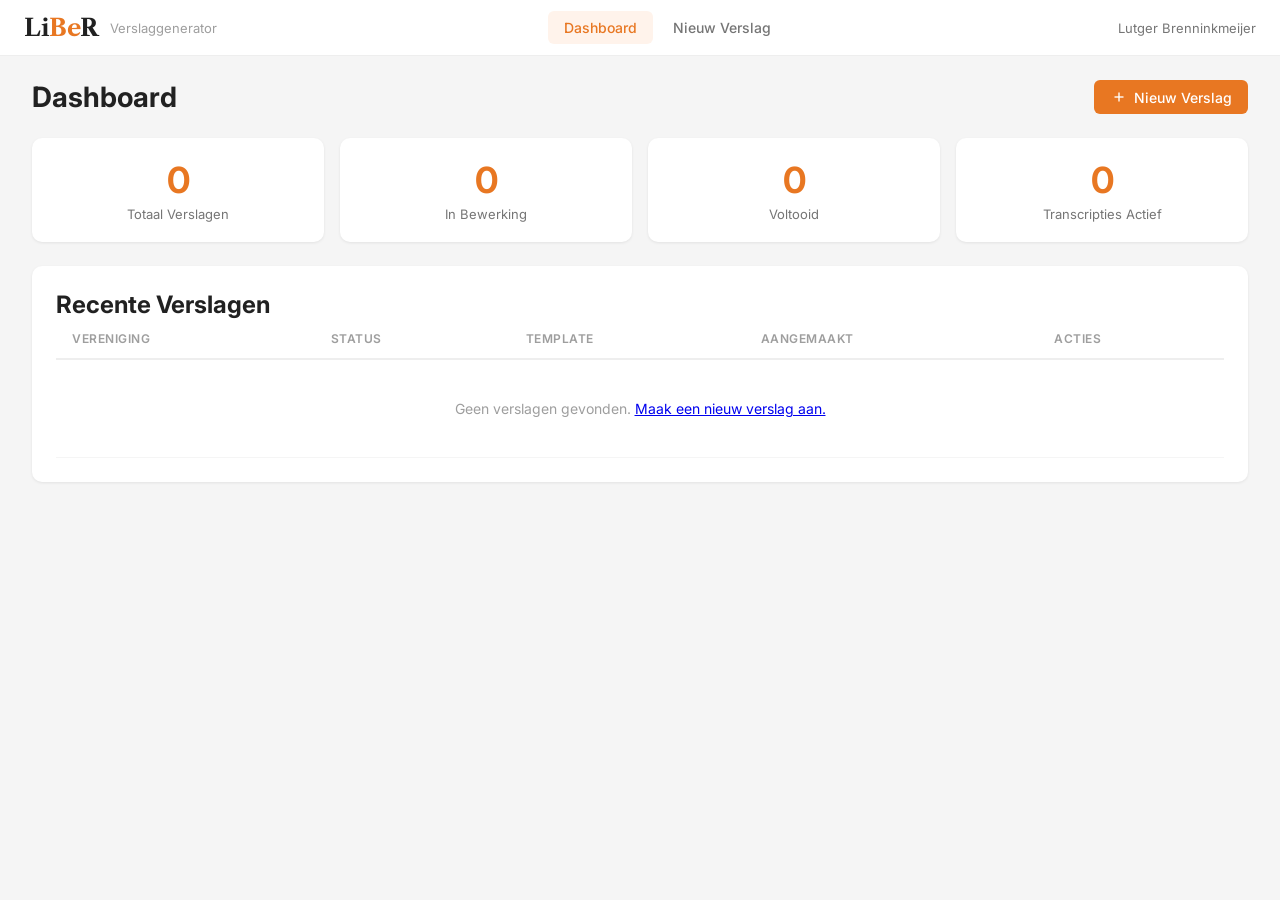
<file: frontend/index.html>
<!DOCTYPE html>
<html lang="nl">
<head>
  <meta charset="UTF-8">
  <meta name="viewport" content="width=device-width, initial-scale=1.0">
  <title>LiBeR Verslaggenerator</title>
  <link rel="stylesheet" href="css/style.css">
  <link rel="preconnect" href="https://fonts.googleapis.com">
  <link href="https://fonts.googleapis.com/css2?family=Inter:wght@300;400;500;600;700&family=Libre+Caslon+Text:ital,wght@0,400;0,700;1,400&display=swap" rel="stylesheet">
  <link href="https://fonts.googleapis.com/icon?family=Material+Symbols+Outlined" rel="stylesheet">
</head>
<body>
  <!-- TOP NAV -->
  <nav class="topnav">
    <div class="topnav-left">
      <span class="logo">Li<span class="logo-accent">Be</span>R</span>
      <span class="logo-sub">Verslaggenerator</span>
    </div>
    <div class="topnav-center">
      <a href="#" class="nav-link active" data-page="dashboard">Dashboard</a>
      <a href="#" class="nav-link" data-page="create">Nieuw Verslag</a>
    </div>
    <div class="topnav-right">
      <span class="user-name">Lutger Brenninkmeijer</span>
    </div>
  </nav>

  <!-- PAGE: DASHBOARD -->
  <main id="page-dashboard" class="page active">
    <div class="dashboard-header">
      <h1>Dashboard</h1>
      <button class="btn btn-primary" onclick="navigateTo('create')">
        <span class="material-symbols-outlined">add</span> Nieuw Verslag
      </button>
    </div>

    <div class="stats-row">
      <div class="stat-card">
        <div class="stat-number" id="stat-total">0</div>
        <div class="stat-label">Totaal Verslagen</div>
      </div>
      <div class="stat-card">
        <div class="stat-number" id="stat-progress">0</div>
        <div class="stat-label">In Bewerking</div>
      </div>
      <div class="stat-card">
        <div class="stat-number" id="stat-done">0</div>
        <div class="stat-label">Voltooid</div>
      </div>
      <div class="stat-card">
        <div class="stat-number" id="stat-transcribing">0</div>
        <div class="stat-label">Transcripties Actief</div>
      </div>
    </div>

    <div class="card">
      <h2>Recente Verslagen</h2>
      <table class="report-table">
        <thead>
          <tr>
            <th>Vereniging</th>
            <th>Status</th>
            <th>Template</th>
            <th>Aangemaakt</th>
            <th>Acties</th>
          </tr>
        </thead>
        <tbody id="reports-tbody">
          <tr class="empty-row">
            <td colspan="5">Geen verslagen gevonden. <a href="#" onclick="navigateTo('create')">Maak een nieuw verslag aan.</a></td>
          </tr>
        </tbody>
      </table>
    </div>
  </main>

  <!-- PAGE: CREATE NEW REPORT -->
  <main id="page-create" class="page">
    <div class="create-container">
      <h1>Nieuw Verslag Aanmaken</h1>
      <p class="subtitle">Volg de stappen om een nieuw MRA verslag te genereren vanuit een audio-opname.</p>

      <!-- STAP 1: Template -->
      <div class="card step-card">
        <div class="step-header">
          <span class="step-number">1</span>
          <h3>Template selecteren</h3>
        </div>
        <div class="step-body">
          <select id="template-select" class="form-select">
            <option value="rabobank_mra" selected>Rabobank MRA – Maatschappelijke Relevantie Analyse</option>
          </select>
          <p class="help-text">Intake verslag template met vaste structuur: Inleiding, Nulmeting, Positie, Ambitie, Advies, Ondersteuning, Expert(s), Bijlage.</p>
        </div>
      </div>

      <!-- STAP 2: Audio Upload -->
      <div class="card step-card">
        <div class="step-header">
          <span class="step-number">2</span>
          <h3>Audio transcriptie uploaden</h3>
        </div>
        <div class="step-body">
          <div class="upload-zone" id="audio-drop-zone">
            <span class="material-symbols-outlined upload-icon">mic</span>
            <p>Sleep je audiobestand hierheen of klik om te selecteren</p>
            <p class="help-text">Ondersteunde formaten: MP3, WAV, M4A, AAC, OGG, FLAC – Max 500MB</p>
            <input type="file" id="audio-input" accept="audio/*" hidden>
          </div>
          <div id="audio-preview" class="file-preview" hidden>
            <span class="material-symbols-outlined">audio_file</span>
            <span id="audio-filename"></span>
            <button class="btn btn-ghost btn-sm" onclick="removeAudio()">
              <span class="material-symbols-outlined">close</span>
            </button>
          </div>
        </div>
      </div>

      <!-- STAP 3: Afbeeldingen -->
      <div class="card step-card">
        <div class="step-header">
          <span class="step-number">3</span>
          <h3>Afbeeldingen & Bijlagen <span class="optional-badge">optioneel</span></h3>
        </div>
        <div class="step-body">
          <div class="upload-zone upload-zone-sm" id="images-drop-zone">
            <span class="material-symbols-outlined upload-icon">photo_library</span>
            <p>Upload afbeeldingen voor het verslag</p>
            <input type="file" id="images-input" accept="image/*" multiple hidden>
          </div>
          <div id="images-grid" class="images-grid"></div>
        </div>
      </div>

      <!-- STAP 4: Basisgegevens -->
      <div class="card step-card">
        <div class="step-header">
          <span class="step-number">4</span>
          <h3>Basisgegevens</h3>
        </div>
        <div class="step-body">
          <div class="form-grid">
            <div class="form-group">
              <label for="field-vereniging">Naam Vereniging *</label>
              <input type="text" id="field-vereniging" class="form-input" placeholder="bijv. KV de Geuzen">
            </div>
            <div class="form-group">
              <label for="field-datum">Datum Intake *</label>
              <input type="date" id="field-datum" class="form-input">
            </div>
            <div class="form-group">
              <label for="field-contact">Contactpersoon</label>
              <input type="text" id="field-contact" class="form-input" placeholder="bijv. Ron Leegwater, Martine Hos">
            </div>
            <div class="form-group">
              <label for="field-onderwerp">Onderwerp</label>
              <input type="text" id="field-onderwerp" class="form-input" value="verslag intake">
            </div>
            <div class="form-group full-width">
              <label for="field-opgesteld">Opgesteld door</label>
              <input type="text" id="field-opgesteld" class="form-input" value="Lutger Brenninkmeijer">
            </div>
          </div>
        </div>
      </div>

      <div class="create-actions">
        <button class="btn btn-primary btn-lg" id="btn-create-report" onclick="createReport()">
          <span class="material-symbols-outlined">rocket_launch</span> Verslag Aanmaken
        </button>
      </div>
    </div>
  </main>

  <!-- PAGE: EDITOR -->
  <main id="page-editor" class="page">
    <div class="editor-layout">
      <!-- Sidebar: Secties -->
      <aside class="editor-sidebar">
        <div class="sidebar-header">
          <h3>Secties</h3>
          <div class="progress-ring" id="section-progress">0/11</div>
        </div>
        <ul class="section-list" id="section-list"></ul>
        <div class="sidebar-footer">
          <button class="btn btn-primary btn-block" onclick="generateAllSections()">
            <span class="material-symbols-outlined">auto_awesome</span> Alles Genereren
          </button>
          <button class="btn btn-secondary btn-block" onclick="assembleAndPreview()">
            <span class="material-symbols-outlined">preview</span> Preview Verslag
          </button>
        </div>
      </aside>

      <!-- Center: Document Editor -->
      <div class="editor-main">
        <div class="editor-toolbar">
          <div class="toolbar-left">
            <button class="btn btn-ghost" onclick="navigateTo('dashboard')">
              <span class="material-symbols-outlined">arrow_back</span>
            </button>
            <h2 id="editor-title">Rabobank MRA – verslag intake</h2>
          </div>
          <div class="toolbar-right">
            <button class="btn btn-ghost" onclick="saveAllSections()">
              <span class="material-symbols-outlined">save</span> Opslaan
            </button>
            <button class="btn btn-secondary" onclick="assembleReport()">
              <span class="material-symbols-outlined">description</span> Exporteer Google Doc
            </button>
          </div>
        </div>

        <div class="document-canvas" id="document-canvas">
          <!-- Dynamisch gevuld door JS -->
          <div class="document-page" id="doc-page">
            <div class="page-header">
              <span class="page-logo">Li<span class="logo-accent">Be</span>R</span>
              <div class="page-divider"></div>
            </div>
            <div id="section-content-area">
              <p class="placeholder-text">Selecteer een sectie in de zijbalk om te beginnen met bewerken, of klik op "Alles Genereren".</p>
            </div>
          </div>
        </div>
      </div>

      <!-- Right Panel: Afbeeldingen -->
      <aside class="editor-images-panel">
        <h3>Afbeeldingen</h3>
        <div class="upload-zone upload-zone-sm" id="editor-images-drop">
          <span class="material-symbols-outlined">add_photo_alternate</span>
          <p>Upload</p>
          <input type="file" id="editor-images-input" accept="image/*" multiple hidden>
        </div>
        <div id="editor-images-list" class="editor-images-list"></div>
      </aside>
    </div>
  </main>

  <!-- PAGE: PREVIEW -->
  <main id="page-preview" class="page">
    <div class="preview-toolbar">
      <button class="btn btn-ghost" onclick="navigateTo('editor')">
        <span class="material-symbols-outlined">arrow_back</span> Terug naar editor
      </button>
      <div class="preview-actions">
        <button class="btn btn-secondary" onclick="assembleReport()">
          <span class="material-symbols-outlined">description</span> Download Google Doc
        </button>
      </div>
    </div>
    <div class="preview-container" id="preview-container">
      <!-- Dynamisch gevuld door JS -->
    </div>
  </main>

  <!-- MODAL: Transcriptie voortgang -->
  <div class="modal-overlay" id="modal-transcription" hidden>
    <div class="modal">
      <h3><span class="material-symbols-outlined">mic</span> Transcriptie verwerken</h3>
      <div class="progress-bar-container">
        <div class="progress-bar" id="transcription-progress" style="width:0%"></div>
      </div>
      <p id="transcription-status">Audio wordt geüpload...</p>
      <p class="help-text">Dit kan enkele minuten duren afhankelijk van de lengte van de opname.</p>
    </div>
  </div>

  <!-- TOAST NOTIFICATIONS -->
  <div class="toast-container" id="toast-container"></div>

  <script src="js/api.js"></script>
  <script src="js/app.js"></script>
  <script src="js/editor.js"></script>
  <script src="js/preview.js"></script>
</body>
</html>
</file>
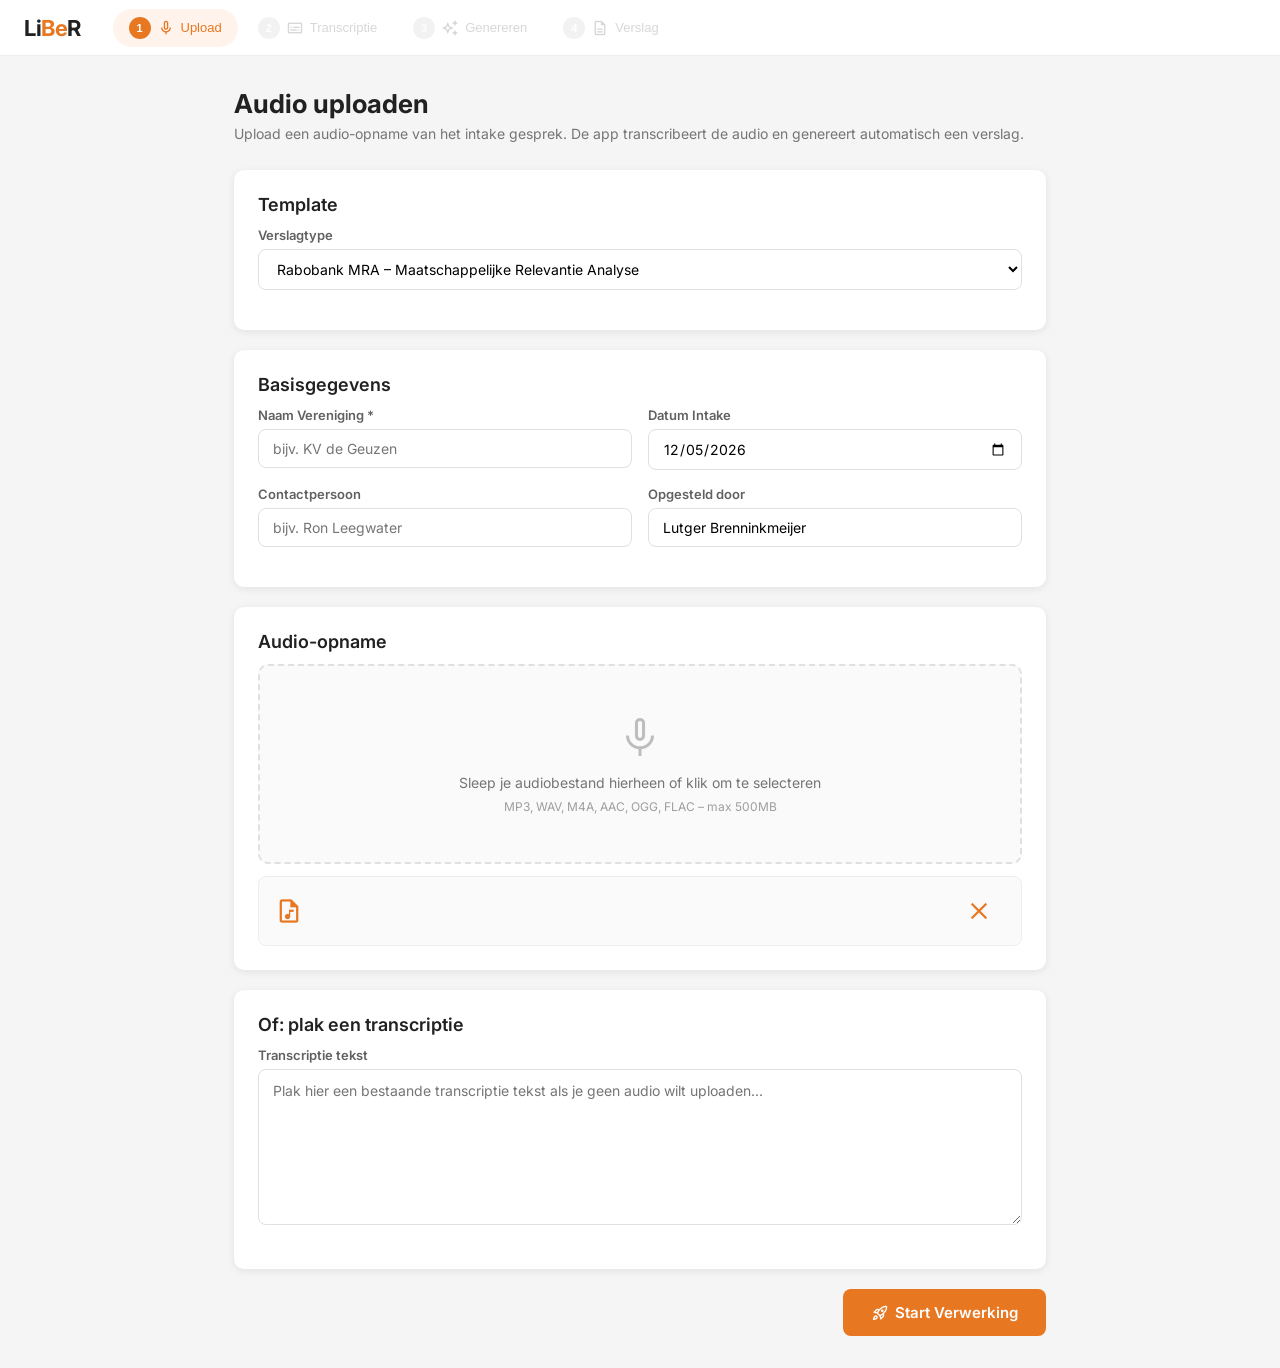
<file: app.html>
<!DOCTYPE html>
<html lang="nl">
<head>
  <meta charset="UTF-8">
  <meta name="viewport" content="width=device-width, initial-scale=1.0">
  <title>LiBeR – Transcriptie & Verslaggenerator</title>
  <link rel="preconnect" href="https://fonts.googleapis.com">
  <link href="https://fonts.googleapis.com/css2?family=Inter:wght@300;400;500;600;700&display=swap" rel="stylesheet">
  <link href="https://fonts.googleapis.com/icon?family=Material+Symbols+Outlined" rel="stylesheet">
  <style>
    :root {
      --orange: #E87722;
      --orange-light: #FFF3EB;
      --orange-dark: #C4611A;
      --green: #2E7D32;
      --green-light: #E8F5E9;
      --red: #C62828;
      --red-light: #FFEBEE;
      --blue: #1565C0;
      --blue-light: #E3F2FD;
      --g50: #FAFAFA; --g100: #F5F5F5; --g200: #EEEEEE; --g300: #E0E0E0;
      --g400: #BDBDBD; --g500: #9E9E9E; --g600: #757575; --g700: #616161;
      --g800: #424242; --g900: #212121;
      --white: #FFFFFF;
      --shadow: 0 2px 8px rgba(0,0,0,0.08);
      --shadow-lg: 0 8px 24px rgba(0,0,0,0.12);
      --radius: 10px;
      --font: 'Inter', -apple-system, BlinkMacSystemFont, sans-serif;
    }
    *, *::before, *::after { box-sizing: border-box; margin: 0; padding: 0; }
    body { font-family: var(--font); background: var(--g100); color: var(--g900); min-height: 100vh; }

    /* ── NAV ── */
    .nav {
      background: var(--white); border-bottom: 1px solid var(--g200);
      padding: 0 24px; display: flex; align-items: center; height: 56px;
      position: sticky; top: 0; z-index: 100;
    }
    .nav-logo { font-size: 22px; font-weight: 700; letter-spacing: -0.5px; margin-right: 32px; }
    .nav-logo .accent { color: var(--orange); }
    .nav-steps { display: flex; gap: 4px; flex: 1; }
    .nav-step {
      display: flex; align-items: center; gap: 6px; padding: 8px 16px;
      border-radius: 24px; font-size: 13px; font-weight: 500;
      color: var(--g500); cursor: pointer; transition: all 0.2s;
      border: none; background: none; position: relative;
    }
    .nav-step:hover { color: var(--g700); background: var(--g100); }
    .nav-step.active { color: var(--orange); background: var(--orange-light); }
    .nav-step.done { color: var(--green); }
    .nav-step .material-symbols-outlined { font-size: 18px; }
    .nav-step .step-num {
      width: 22px; height: 22px; border-radius: 50%; display: flex;
      align-items: center; justify-content: center; font-size: 11px;
      font-weight: 700; background: var(--g300); color: var(--white);
    }
    .nav-step.active .step-num { background: var(--orange); }
    .nav-step.done .step-num { background: var(--green); }
    .nav-step.disabled { opacity: 0.4; pointer-events: none; }

    /* ── LAYOUT ── */
    .container { max-width: 860px; margin: 0 auto; padding: 32px 24px; }
    .page { display: none; }
    .page.active { display: block; }
    h1 { font-size: 26px; font-weight: 700; margin-bottom: 6px; }
    h2 { font-size: 18px; font-weight: 600; margin-bottom: 12px; }
    .subtitle { color: var(--g600); font-size: 14px; margin-bottom: 28px; }

    /* ── CARDS ── */
    .card {
      background: var(--white); border-radius: var(--radius);
      box-shadow: var(--shadow); padding: 24px; margin-bottom: 20px;
    }

    /* ── BUTTONS ── */
    .btn {
      display: inline-flex; align-items: center; gap: 6px; border: none;
      border-radius: 8px; font-family: var(--font); font-size: 13px;
      font-weight: 600; padding: 10px 20px; cursor: pointer; transition: all 0.2s;
    }
    .btn:disabled { opacity: 0.5; pointer-events: none; }
    .btn .material-symbols-outlined { font-size: 18px; }
    .btn-primary { background: var(--orange); color: var(--white); }
    .btn-primary:hover { background: var(--orange-dark); }
    .btn-secondary { background: var(--g200); color: var(--g800); }
    .btn-secondary:hover { background: var(--g300); }
    .btn-ghost { background: transparent; color: var(--g600); padding: 8px 12px; }
    .btn-ghost:hover { background: var(--g100); color: var(--g900); }
    .btn-lg { padding: 14px 28px; font-size: 15px; }
    .btn-sm { padding: 6px 12px; font-size: 12px; }
    .btn-block { width: 100%; justify-content: center; }
    .btn-success { background: var(--green); color: var(--white); }
    .btn-success:hover { background: #1B5E20; }

    /* ── FORMS ── */
    .form-group { margin-bottom: 16px; }
    .form-group label { display: block; font-size: 13px; font-weight: 600; margin-bottom: 6px; color: var(--g700); }
    .form-input {
      width: 100%; padding: 10px 14px; border: 1.5px solid var(--g300);
      border-radius: 8px; font-family: var(--font); font-size: 14px;
      transition: border-color 0.2s; background: var(--white);
    }
    .form-input:focus { outline: none; border-color: var(--orange); }
    .form-row { display: grid; grid-template-columns: 1fr 1fr; gap: 16px; }
    textarea.form-input { resize: vertical; min-height: 100px; line-height: 1.6; }

    /* ── UPLOAD ZONE ── */
    .upload-zone {
      border: 2px dashed var(--g300); border-radius: var(--radius);
      padding: 48px 24px; text-align: center; cursor: pointer;
      transition: all 0.2s; background: var(--g50);
    }
    .upload-zone:hover, .upload-zone.drag-over {
      border-color: var(--orange); background: var(--orange-light);
    }
    .upload-zone .material-symbols-outlined { font-size: 48px; color: var(--g400); margin-bottom: 12px; display: block; }
    .upload-zone:hover .material-symbols-outlined { color: var(--orange); }
    .upload-zone p { color: var(--g600); font-size: 14px; }
    .upload-zone .hint { font-size: 12px; color: var(--g500); margin-top: 8px; }

    .file-info {
      display: flex; align-items: center; gap: 12px; padding: 14px 16px;
      background: var(--g50); border: 1px solid var(--g200); border-radius: 8px;
      margin-top: 12px;
    }
    .file-info .material-symbols-outlined { font-size: 28px; color: var(--orange); }
    .file-info .file-meta { flex: 1; }
    .file-info .file-name { font-weight: 600; font-size: 14px; }
    .file-info .file-size { font-size: 12px; color: var(--g500); }

    /* ── PROGRESS ── */
    .progress-wrap { margin: 20px 0; }
    .progress-header { display: flex; justify-content: space-between; align-items: center; margin-bottom: 8px; }
    .progress-label { font-size: 13px; font-weight: 600; color: var(--g700); }
    .progress-pct { font-size: 13px; font-weight: 700; color: var(--orange); }
    .progress-bar {
      height: 8px; background: var(--g200); border-radius: 4px; overflow: hidden;
    }
    .progress-fill {
      height: 100%; background: linear-gradient(90deg, var(--orange), #F4A261);
      border-radius: 4px; transition: width 0.5s ease; width: 0%;
    }
    .progress-fill.done { background: linear-gradient(90deg, var(--green), #66BB6A); }
    .progress-detail {
      display: flex; justify-content: space-between; margin-top: 8px;
      font-size: 12px; color: var(--g500);
    }

    /* ── PIPELINE STEPS ── */
    .pipeline { margin: 20px 0; }
    .pipe-step {
      display: flex; align-items: center; gap: 12px; padding: 10px 0;
      border-bottom: 1px solid var(--g100); font-size: 13px; color: var(--g500);
    }
    .pipe-step:last-child { border-bottom: none; }
    .pipe-step .material-symbols-outlined { font-size: 20px; }
    .pipe-step.active { color: var(--orange); font-weight: 600; }
    .pipe-step.active .material-symbols-outlined { animation: spin 1.5s linear infinite; }
    .pipe-step.done { color: var(--green); }
    .pipe-step.error { color: var(--red); }
    .pipe-step .pipe-detail { margin-left: auto; font-size: 11px; font-weight: 400; }

    @keyframes spin { 100% { transform: rotate(360deg); } }
    .spinning { animation: spin 1.5s linear infinite; }

    /* ── TRANSCRIPTIE VIEWER ── */
    .transcript-box {
      background: var(--g50); border: 1px solid var(--g200); border-radius: 8px;
      padding: 20px; max-height: 400px; overflow-y: auto; font-size: 14px;
      line-height: 1.8; white-space: pre-wrap; color: var(--g800);
    }

    /* ── SECTION LIST ── */
    .section-list { list-style: none; }
    .section-item {
      display: flex; align-items: center; gap: 12px; padding: 12px 16px;
      border-radius: 8px; margin-bottom: 6px; cursor: pointer;
      transition: background 0.15s; font-size: 14px;
    }
    .section-item:hover { background: var(--g100); }
    .section-item.active { background: var(--orange-light); color: var(--orange); font-weight: 600; }
    .section-item .material-symbols-outlined { font-size: 18px; color: var(--g400); }
    .section-item.generated .material-symbols-outlined { color: var(--green); }
    .section-item.active .material-symbols-outlined { color: var(--orange); }
    .section-item .section-title { flex: 1; }
    .section-item .section-words { font-size: 11px; color: var(--g500); }

    /* ── EDITOR ── */
    .editor-area {
      min-height: 200px; padding: 20px; border: 1.5px solid var(--g200);
      border-radius: 8px; font-size: 14px; line-height: 1.8;
      outline: none; white-space: pre-wrap; background: var(--white);
    }
    .editor-area:focus { border-color: var(--orange); }
    .editor-toolbar {
      display: flex; justify-content: space-between; align-items: center;
      margin-bottom: 12px;
    }
    .section-gen-status {
      display: flex; align-items: center; gap: 8px; padding: 12px 16px;
      background: var(--orange-light); border-radius: 8px; margin-bottom: 16px;
      font-size: 13px; color: var(--orange);
    }

    /* ── REPORT PREVIEW ── */
    .report-page {
      background: var(--white); box-shadow: var(--shadow-lg);
      border-radius: 4px; padding: 48px 56px; margin-bottom: 24px;
      max-width: 800px; margin-left: auto; margin-right: auto;
      font-size: 14px; line-height: 1.7;
    }
    .report-page h3 {
      color: var(--orange); font-style: italic; font-size: 16px;
      margin: 24px 0 12px; border-bottom: 1px solid var(--orange-light); padding-bottom: 6px;
    }
    .report-header-table { width: 100%; margin-bottom: 16px; }
    .report-header-table td { padding: 4px 8px; font-size: 13px; }
    .report-header-table td:first-child { font-style: italic; color: var(--g600); width: 140px; }
    .report-divider { border: none; border-top: 2px solid var(--orange); margin: 16px 0; }

    /* ── TOAST ── */
    .toast-box { position: fixed; bottom: 24px; right: 24px; z-index: 9999; display: flex; flex-direction: column; gap: 8px; }
    .toast {
      padding: 12px 20px; border-radius: 8px; font-size: 13px; font-weight: 500;
      box-shadow: var(--shadow-lg); animation: slideIn 0.3s ease;
      min-width: 280px;
    }
    .toast.success { background: var(--green); color: var(--white); }
    .toast.error { background: var(--red); color: var(--white); }
    .toast.info { background: var(--g800); color: var(--white); }
    @keyframes slideIn { from { transform: translateX(100%); opacity: 0; } to { transform: translateX(0); opacity: 1; } }

    /* ── STATUS BADGES ── */
    .badge {
      display: inline-flex; align-items: center; gap: 4px; padding: 3px 10px;
      border-radius: 20px; font-size: 12px; font-weight: 500;
    }
    .badge-green { background: var(--green-light); color: var(--green); }
    .badge-orange { background: var(--orange-light); color: var(--orange); }
    .badge-red { background: var(--red-light); color: var(--red); }
    .badge-blue { background: var(--blue-light); color: var(--blue); }

    /* ── EMPTY STATE ── */
    .empty-state {
      text-align: center; padding: 48px 24px; color: var(--g500);
    }
    .empty-state .material-symbols-outlined { font-size: 56px; margin-bottom: 16px; color: var(--g300); display: block; }

    /* ── SPLIT LAYOUT ── */
    .split { display: grid; grid-template-columns: 280px 1fr; gap: 20px; }
    @media (max-width: 768px) {
      .split { grid-template-columns: 1fr; }
      .form-row { grid-template-columns: 1fr; }
      .container { padding: 16px; }
      .nav-steps { overflow-x: auto; }
      .nav-step span:not(.step-num):not(.material-symbols-outlined) { display: none; }
    }
  </style>
</head>
<body>

  <!-- NAV -->
  <nav class="nav">
    <div class="nav-logo">Li<span class="accent">Be</span>R</div>
    <div class="nav-steps">
      <button class="nav-step active" data-step="upload" onclick="goStep('upload')">
        <span class="step-num">1</span>
        <span class="material-symbols-outlined">mic</span>
        <span>Upload</span>
      </button>
      <button class="nav-step disabled" data-step="transcribe" onclick="goStep('transcribe')">
        <span class="step-num">2</span>
        <span class="material-symbols-outlined">subtitles</span>
        <span>Transcriptie</span>
      </button>
      <button class="nav-step disabled" data-step="generate" onclick="goStep('generate')">
        <span class="step-num">3</span>
        <span class="material-symbols-outlined">auto_awesome</span>
        <span>Genereren</span>
      </button>
      <button class="nav-step disabled" data-step="report" onclick="goStep('report')">
        <span class="step-num">4</span>
        <span class="material-symbols-outlined">description</span>
        <span>Verslag</span>
      </button>
    </div>
  </nav>

  <!-- TOAST -->
  <div class="toast-box" id="toast-box"></div>

  <!-- ════════════════════════════════════════════ -->
  <!-- STAP 1: UPLOAD -->
  <!-- ════════════════════════════════════════════ -->
  <div class="container page active" id="page-upload">
    <h1>Audio uploaden</h1>
    <p class="subtitle">Upload een audio-opname van het intake gesprek. De app transcribeert de audio en genereert automatisch een verslag.</p>

    <div class="card">
      <h2>Template</h2>
      <div class="form-group">
        <label for="template-select">Verslagtype</label>
        <select id="template-select" class="form-input" onchange="onTemplateChange()">
          <option value="rabobank_mra">Rabobank MRA – Maatschappelijke Relevantie Analyse</option>
          <option value="knvb_intake">KNVB – Intake Verslag</option>
        </select>
      </div>
    </div>

    <div class="card">
      <h2>Basisgegevens</h2>
      <div class="form-row">
        <div class="form-group">
          <label for="inp-naam">Naam Vereniging *</label>
          <input type="text" id="inp-naam" class="form-input" placeholder="bijv. KV de Geuzen">
        </div>
        <div class="form-group">
          <label for="inp-datum">Datum Intake</label>
          <input type="date" id="inp-datum" class="form-input">
        </div>
      </div>
      <div class="form-row">
        <div class="form-group">
          <label for="inp-contact">Contactpersoon</label>
          <input type="text" id="inp-contact" class="form-input" placeholder="bijv. Ron Leegwater">
        </div>
        <div class="form-group">
          <label for="inp-opgesteld">Opgesteld door</label>
          <input type="text" id="inp-opgesteld" class="form-input" value="Lutger Brenninkmeijer">
        </div>
      </div>
    </div>

    <div class="card">
      <h2>Audio-opname</h2>
      <div class="upload-zone" id="drop-zone">
        <span class="material-symbols-outlined">mic</span>
        <p>Sleep je audiobestand hierheen of klik om te selecteren</p>
        <p class="hint">MP3, WAV, M4A, AAC, OGG, FLAC – max 500MB</p>
        <input type="file" id="file-input" accept="audio/*" hidden>
      </div>
      <div class="file-info" id="file-info" hidden>
        <span class="material-symbols-outlined">audio_file</span>
        <div class="file-meta">
          <div class="file-name" id="file-name"></div>
          <div class="file-size" id="file-size"></div>
        </div>
        <button class="btn btn-ghost btn-sm" onclick="removeFile()">
          <span class="material-symbols-outlined">close</span>
        </button>
      </div>

      <!-- Upload progress -->
      <div class="progress-wrap" id="upload-progress" hidden>
        <div class="progress-header">
          <span class="progress-label" id="upload-label">Uploaden...</span>
          <span class="progress-pct" id="upload-pct">0%</span>
        </div>
        <div class="progress-bar"><div class="progress-fill" id="upload-fill"></div></div>
        <div class="progress-detail">
          <span id="upload-detail"></span>
        </div>
      </div>
    </div>

    <!-- OF: plak transcriptie -->
    <div class="card">
      <h2>Of: plak een transcriptie</h2>
      <div class="form-group">
        <label for="inp-transcript-text">Transcriptie tekst</label>
        <textarea id="inp-transcript-text" class="form-input" rows="6" placeholder="Plak hier een bestaande transcriptie tekst als je geen audio wilt uploaden..."></textarea>
      </div>
    </div>

    <div style="display: flex; gap: 12px; justify-content: flex-end;">
      <button class="btn btn-primary btn-lg" id="btn-start" onclick="startProcess()">
        <span class="material-symbols-outlined">rocket_launch</span> Start Verwerking
      </button>
    </div>
  </div>

  <!-- ════════════════════════════════════════════ -->
  <!-- STAP 2: TRANSCRIPTIE -->
  <!-- ════════════════════════════════════════════ -->
  <div class="container page" id="page-transcribe">
    <h1>Transcriptie</h1>
    <p class="subtitle" id="trans-subtitle">Audio wordt getranscribeerd via OpenAI Whisper...</p>

    <!-- Pipeline voortgang -->
    <div class="card" id="pipeline-card">
      <div class="progress-wrap">
        <div class="progress-header">
          <span class="progress-label" id="pipe-label">Verwerken...</span>
          <span class="progress-pct" id="pipe-pct">0%</span>
        </div>
        <div class="progress-bar"><div class="progress-fill" id="pipe-fill"></div></div>
        <div class="progress-detail">
          <span id="pipe-eta"></span>
          <span id="pipe-elapsed"></span>
        </div>
      </div>
      <div class="pipeline" id="pipeline-steps"></div>
    </div>

    <!-- Transcriptie resultaat -->
    <div class="card" id="transcript-result" hidden>
      <div style="display: flex; justify-content: space-between; align-items: center; margin-bottom: 12px;">
        <h2>Transcriptie</h2>
        <span class="badge badge-green" id="trans-chars"></span>
      </div>
      <div class="transcript-box" id="transcript-text"></div>
      <div style="margin-top: 16px; display: flex; gap: 12px; justify-content: flex-end;">
        <button class="btn btn-primary" onclick="goStep('generate')">
          <span class="material-symbols-outlined">auto_awesome</span> Doorgaan naar Genereren
        </button>
      </div>
    </div>
  </div>

  <!-- ════════════════════════════════════════════ -->
  <!-- STAP 3: GENEREREN -->
  <!-- ════════════════════════════════════════════ -->
  <div class="container page" id="page-generate">
    <h1>Verslag Genereren</h1>
    <p class="subtitle">AI genereert de inhoud van elke sectie vanuit de transcriptie.</p>

    <div class="split">
      <!-- Sectie lijst -->
      <div class="card" style="height: fit-content;">
        <div style="display: flex; justify-content: space-between; align-items: center; margin-bottom: 12px;">
          <h2 style="margin:0;">Secties</h2>
          <span class="badge badge-orange" id="gen-counter">0/0</span>
        </div>
        <ul class="section-list" id="section-list"></ul>
        <div style="margin-top: 16px; display: flex; flex-direction: column; gap: 8px;">
          <button class="btn btn-primary btn-block" id="btn-gen-all" onclick="generateAll()">
            <span class="material-symbols-outlined">auto_awesome</span> Alles Genereren
          </button>
          <button class="btn btn-secondary btn-block" onclick="goStep('report')" id="btn-to-report" disabled>
            <span class="material-symbols-outlined">description</span> Bekijk Verslag
          </button>
        </div>
      </div>

      <!-- Editor -->
      <div>
        <div class="card" id="section-editor-card">
          <div class="editor-toolbar">
            <h2 id="editor-section-title">Selecteer een sectie</h2>
            <div style="display: flex; gap: 8px;">
              <button class="btn btn-ghost btn-sm" id="btn-regen" onclick="regenerateCurrentSection()" disabled title="Hergenereren">
                <span class="material-symbols-outlined">refresh</span>
              </button>
              <button class="btn btn-secondary btn-sm" id="btn-save-section" onclick="saveCurrentSection()" disabled>
                <span class="material-symbols-outlined">save</span> Opslaan
              </button>
            </div>
          </div>
          <div class="section-gen-status" id="section-gen-status" hidden>
            <span class="material-symbols-outlined spinning">hourglass_top</span>
            <span id="section-gen-label">Genereren...</span>
          </div>
          <div class="editor-area" id="section-editor" contenteditable="true"
               data-placeholder="Selecteer een sectie in de lijst om te bewerken, of klik op 'Alles Genereren'."></div>
        </div>

        <!-- Generatie voortgang -->
        <div class="card" id="gen-progress-card" hidden>
          <div class="progress-wrap">
            <div class="progress-header">
              <span class="progress-label" id="gen-label">Secties genereren...</span>
              <span class="progress-pct" id="gen-pct">0%</span>
            </div>
            <div class="progress-bar"><div class="progress-fill" id="gen-fill"></div></div>
            <div class="progress-detail">
              <span id="gen-eta"></span>
              <span id="gen-elapsed"></span>
            </div>
          </div>
        </div>
      </div>
    </div>
  </div>

  <!-- ════════════════════════════════════════════ -->
  <!-- STAP 4: VERSLAG -->
  <!-- ════════════════════════════════════════════ -->
  <div class="container page" id="page-report">
    <h1>Verslag</h1>
    <p class="subtitle">Preview van het gegenereerde MRA verslag.</p>

    <div style="display: flex; gap: 12px; margin-bottom: 20px;">
      <button class="btn btn-primary" onclick="exportToGoogleDoc()">
        <span class="material-symbols-outlined">description</span> Exporteer als Google Doc
      </button>
      <button class="btn btn-secondary" onclick="goStep('generate')">
        <span class="material-symbols-outlined">edit</span> Terug naar Editor
      </button>
    </div>

    <div id="report-preview"></div>

    <div id="export-result" hidden class="card" style="margin-top: 20px;">
      <div style="display: flex; align-items: center; gap: 12px;">
        <span class="material-symbols-outlined" style="font-size: 32px; color: var(--green);">check_circle</span>
        <div>
          <h2 style="margin:0;">Google Doc aangemaakt</h2>
          <a id="doc-link" href="#" target="_blank" style="color: var(--blue); font-size: 14px;">Open in Google Docs</a>
        </div>
      </div>
    </div>
  </div>

<script>
// ═══════════════════════════════════════════
// CONFIG & STATE
// ═══════════════════════════════════════════
const API_URL = 'https://script.google.com/macros/s/AKfycbwthR7u1zNVHu27kO-CSVdE2vi3j5Dmk9x5XAaAk4f9wBbYmzH2jBgly5WBdBqsd0zh/exec';

const STATE = {
  reportId: null,
  audioFile: null,
  transcriptText: null,
  sections: {},
  activeSection: null,
  headerFields: {},
  transcriptReady: false,
  generatedCount: 0
};

const MRA_SECTIONS = [
  { id: 'inleiding',          title: 'Inleiding',                   generatable: true,  page: 1 },
  { id: 'nulmeting_dna',      title: 'Nulmeting – Het DNA',         generatable: true,  page: 1 },
  { id: 'nulmeting_quickscan',title: 'Nulmeting – Quick Scan',      generatable: true,  page: 1 },
  { id: 'positie',            title: 'Positie van de organisatie',   generatable: true,  page: 2 },
  { id: 'ambitie',            title: 'Ambitie',                     generatable: true,  page: 2 },
  { id: 'advies',             title: 'Advies',                      generatable: true,  page: 3 },
  { id: 'ondersteuning',      title: 'Ondersteuning Rabobank',      generatable: true,  page: 3 },
  { id: 'experts',            title: 'Voorgestelde expert(s)',       generatable: true,  page: 3 }
];

const KNVB_SECTIONS = [
  { id: 'inleiding',          title: 'Inleiding',                          generatable: true,  page: 1 },
  { id: 'big_data',           title: 'Big data',                           generatable: true,  page: 1 },
  { id: 'beschrijving',       title: 'Korte beschrijving van de vereniging',generatable: true,  page: 1 },
  { id: 'onderstroom',        title: 'Onderstroom',                        generatable: true,  page: 2 },
  { id: 'swot',               title: 'SWOT',                               generatable: true,  page: 2 },
  { id: 'quick_scan',         title: 'Quick scan',                         generatable: true,  page: 2 },
  { id: 'ontwikkelbehoefte',  title: 'Ontwikkelbehoefte',                  generatable: true,  page: 3 },
  { id: 'advies',             title: 'Observatie en vrijblijvend advies',   generatable: true,  page: 3 },
  { id: 'afsluiting',         title: 'Afsluiting',                         generatable: true,  page: 3 }
];

function getActiveSections() {
  const templateId = STATE.template || 'rabobank_mra';
  return templateId === 'knvb_intake' ? KNVB_SECTIONS : MRA_SECTIONS;
}

function onTemplateChange() {
  const sel = document.getElementById('template-select');
  STATE.template = sel.value;
}

// ═══════════════════════════════════════════
// API LAYER
// ═══════════════════════════════════════════
async function apiGet(action, params = {}) {
  const url = new URL(API_URL);
  url.searchParams.set('action', action);
  for (const [k, v] of Object.entries(params)) url.searchParams.set(k, v);
  const res = await fetch(url.toString());
  if (!res.ok) throw new Error(`API fout: ${res.status}`);
  return res.json();
}

async function apiPost(action, data = {}) {
  const res = await fetch(API_URL, {
    method: 'POST',
    headers: { 'Content-Type': 'text/plain' },
    body: JSON.stringify({ action, ...data })
  });
  if (!res.ok) throw new Error(`API fout: ${res.status}`);
  return res.json();
}

// ═══════════════════════════════════════════
// NAVIGATION
// ═══════════════════════════════════════════
function goStep(step) {
  document.querySelectorAll('.page').forEach(p => p.classList.remove('active'));
  document.getElementById('page-' + step).classList.add('active');

  document.querySelectorAll('.nav-step').forEach(s => s.classList.remove('active'));
  const navStep = document.querySelector(`.nav-step[data-step="${step}"]`);
  if (navStep) navStep.classList.add('active');

  if (step === 'generate') renderSectionList();
  if (step === 'report') renderReport();
}

function enableStep(step) {
  const el = document.querySelector(`.nav-step[data-step="${step}"]`);
  if (el) el.classList.remove('disabled');
}

function markStepDone(step) {
  const el = document.querySelector(`.nav-step[data-step="${step}"]`);
  if (el) el.classList.add('done');
}

// ═══════════════════════════════════════════
// TOAST
// ═══════════════════════════════════════════
function toast(msg, type = 'info') {
  const box = document.getElementById('toast-box');
  const el = document.createElement('div');
  el.className = `toast ${type}`;
  el.textContent = msg;
  box.appendChild(el);
  setTimeout(() => el.remove(), 4000);
}

// ═══════════════════════════════════════════
// STAP 1: UPLOAD
// ═══════════════════════════════════════════
const dropZone = document.getElementById('drop-zone');
const fileInput = document.getElementById('file-input');

dropZone.addEventListener('click', () => fileInput.click());
dropZone.addEventListener('dragover', e => { e.preventDefault(); dropZone.classList.add('drag-over'); });
dropZone.addEventListener('dragleave', () => dropZone.classList.remove('drag-over'));
dropZone.addEventListener('drop', e => {
  e.preventDefault();
  dropZone.classList.remove('drag-over');
  if (e.dataTransfer.files.length) selectFile(e.dataTransfer.files[0]);
});
fileInput.addEventListener('change', () => { if (fileInput.files.length) selectFile(fileInput.files[0]); });

// Init datum
document.getElementById('inp-datum').value = new Date().toISOString().split('T')[0];

function selectFile(file) {
  if (!file.type.startsWith('audio/') && !file.name.match(/\.(mp3|wav|m4a|aac|ogg|flac)$/i)) {
    toast('Ongeldig audioformaat.', 'error');
    return;
  }
  STATE.audioFile = file;
  document.getElementById('drop-zone').hidden = true;
  document.getElementById('file-info').hidden = false;
  document.getElementById('file-name').textContent = file.name;
  document.getElementById('file-size').textContent = (file.size / 1024 / 1024).toFixed(1) + ' MB';
}

function removeFile() {
  STATE.audioFile = null;
  fileInput.value = '';
  document.getElementById('drop-zone').hidden = false;
  document.getElementById('file-info').hidden = true;
}

// ── START VERWERKING ──
async function startProcess() {
  const naam = document.getElementById('inp-naam').value.trim();
  if (!naam) { toast('Vul de naam van de vereniging in.', 'error'); return; }

  const pastedText = document.getElementById('inp-transcript-text').value.trim();

  if (!STATE.audioFile && pastedText.length < 50) {
    toast('Upload een audiobestand of plak een transcriptie (min. 50 tekens).', 'error');
    return;
  }

  const selectedTemplate = document.getElementById('template-select').value;
  STATE.template = selectedTemplate;

  const opdrachtgever = selectedTemplate === 'knvb_intake' ? 'KNVB' : 'Rabobank Kring Metropool Regio Amsterdam';
  STATE.headerFields = {
    '<<naam vereniging>>': naam,
    '<<datum>>': document.getElementById('inp-datum').value,
    '<<contactpersoon>>': document.getElementById('inp-contact').value.trim(),
    '<<onderwerp>>': 'verslag intake',
    '<<opgesteld_door>>': document.getElementById('inp-opgesteld').value.trim() || 'Lutger Brenninkmeijer',
    '<<opdrachtgever>>': opdrachtgever
  };

  const btn = document.getElementById('btn-start');
  btn.disabled = true;
  btn.innerHTML = '<span class="material-symbols-outlined spinning">hourglass_top</span> Verwerken...';

  try {
    // Route A: direct geplakte transcriptie
    if (pastedText.length >= 50 && !STATE.audioFile) {
      const res = await apiPost('submitTranscription', {
        meetingName: naam,
        transcriptionText: pastedText,
        template: selectedTemplate,
        headerFields: STATE.headerFields
      });
      if (res.error) throw new Error(res.error);

      STATE.reportId = res.reportId;
      STATE.transcriptText = pastedText;
      STATE.transcriptReady = true;

      markStepDone('upload');
      enableStep('transcribe');
      enableStep('generate');
      markStepDone('transcribe');

      // Toon transcriptie direct
      showTranscript(pastedText);
      goStep('transcribe');
      toast('Transcriptie opgeslagen!', 'success');
      return;
    }

    // Route B: audio upload
    toast('Verslag aanmaken...');
    const createRes = await apiPost('createReport', {
      data: { meetingName: naam, template: selectedTemplate, headerFields: STATE.headerFields }
    });
    if (!createRes.reportId) throw new Error('Geen reportId ontvangen');
    STATE.reportId = createRes.reportId;

    // Schakel alvast door naar transcriptie pagina en start polling
    // zodat de gebruiker voortgang ziet terwijl de upload loopt
    markStepDone('upload');
    enableStep('transcribe');
    goStep('transcribe');

    // Upload audio (kan lang duren bij finalize stap)
    uploadAudio(STATE.reportId, STATE.audioFile).catch(err => {
      toast('Upload fout: ' + err.message, 'error');
    });

    // Start polling onafhankelijk van upload
    pollTranscription();

  } catch (err) {
    toast('Fout: ' + err.message, 'error');
    btn.disabled = false;
    btn.innerHTML = '<span class="material-symbols-outlined">rocket_launch</span> Start Verwerking';
  }
}

// ── AUDIO UPLOAD ──
async function uploadAudio(reportId, file) {
  const CHUNK_SIZE = 5 * 1024 * 1024;
  const prog = document.getElementById('upload-progress');
  const label = document.getElementById('upload-label');
  const pct = document.getElementById('upload-pct');
  const fill = document.getElementById('upload-fill');
  const detail = document.getElementById('upload-detail');

  prog.hidden = false;

  return new Promise((resolve, reject) => {
    const reader = new FileReader();
    reader.onload = async (e) => {
      try {
        const base64 = e.target.result.split(',')[1];
        const fileName = file.name;
        const mimeType = file.type || 'audio/mpeg';

        if (base64.length <= CHUNK_SIZE) {
          label.textContent = 'Audio uploaden...';
          pct.textContent = '50%';
          fill.style.width = '50%';
          const res = await apiPost('uploadAudio', { reportId, fileName, mimeType, audioBase64: base64 });
          if (res.error) throw new Error(res.error);
          fill.style.width = '100%';
          pct.textContent = '100%';
          label.textContent = 'Upload voltooid';
          resolve(res);
        } else {
          const totalChunks = Math.ceil(base64.length / CHUNK_SIZE);
          for (let i = 0; i < totalChunks; i++) {
            const chunk = base64.substring(i * CHUNK_SIZE, (i + 1) * CHUNK_SIZE);
            const p = Math.round(((i + 1) / (totalChunks + 1)) * 100);
            label.textContent = `Uploaden: deel ${i + 1}/${totalChunks}`;
            pct.textContent = p + '%';
            fill.style.width = p + '%';
            detail.textContent = `${fileName}`;
            const res = await apiPost('uploadAudioChunk', { reportId, fileName, mimeType, chunkIndex: i, totalChunks, chunkBase64: chunk });
            if (res.error) throw new Error(res.error);
          }
          label.textContent = 'Audio samenvoegen en transcriptie starten...';
          detail.textContent = 'Even geduld, dit kan enkele minuten duren...';
          pct.textContent = '95%';
          fill.style.width = '95%';
          const finalRes = await apiPost('finalizeAudioUpload', { reportId });
          if (finalRes.error) throw new Error(finalRes.error);
          fill.style.width = '100%';
          pct.textContent = '100%';
          label.textContent = 'Upload voltooid – transcriptie gestart';
          detail.textContent = '';
          resolve(finalRes);
        }
      } catch (err) {
        reject(err);
      }
    };
    reader.onerror = () => reject(new Error('Kan bestand niet lezen'));
    reader.readAsDataURL(file);
  });
}

// ═══════════════════════════════════════════
// STAP 2: TRANSCRIPTIE POLLING
// ═══════════════════════════════════════════
let pollTimer = null;
let pollStart = Date.now();

function pollTranscription() {
  pollStart = Date.now();
  doPoll();
}

async function doPoll() {
  if (!STATE.reportId) return;

  try {
    const status = await apiGet('getReportStatus', { reportId: STATE.reportId });

    // Update progress
    const progress = status.transcriptProgress || 0;
    document.getElementById('pipe-fill').style.width = progress + '%';
    document.getElementById('pipe-pct').textContent = progress + '%';

    // Pipeline label
    const stepLabel = (status.pipeline && status.pipeline.currentStepLabel) || 'Verwerken...';
    document.getElementById('pipe-label').textContent = stepLabel;

    // ETA
    if (status.pipeline && status.pipeline.eta) {
      document.getElementById('pipe-eta').textContent = status.pipeline.eta.formatted ? `ETA: ${status.pipeline.eta.formatted}` : '';
    }

    // Elapsed
    const elapsed = Math.round((Date.now() - pollStart) / 1000);
    const min = Math.floor(elapsed / 60);
    const sec = elapsed % 60;
    document.getElementById('pipe-elapsed').textContent = `${min}:${String(sec).padStart(2, '0')}`;

    // Pipeline steps
    if (status.pipeline && status.pipeline.steps) {
      renderPipelineSteps(status.pipeline.steps);
    }

    // Check completion
    if (status.status === 'transcribed' || status.status === 'done' || status.transcriptStatus === 'done') {
      document.getElementById('pipe-fill').style.width = '100%';
      document.getElementById('pipe-fill').classList.add('done');
      document.getElementById('pipe-pct').textContent = '100%';
      document.getElementById('pipe-label').textContent = 'Transcriptie voltooid!';

      enableStep('generate');
      markStepDone('transcribe');
      STATE.transcriptReady = true;

      // Haal transcriptie tekst op
      await loadTranscript();
      return;
    }

    if (status.status === 'error') {
      document.getElementById('pipe-label').textContent = 'Fout: ' + (status.error || 'Onbekende fout');
      toast('Transcriptie fout: ' + (status.error || 'Onbekend'), 'error');
      return;
    }

    // Blijf pollen
    pollTimer = setTimeout(doPoll, 5000);

  } catch (err) {
    console.error('Poll fout:', err);
    pollTimer = setTimeout(doPoll, 8000);
  }
}

function renderPipelineSteps(steps) {
  const container = document.getElementById('pipeline-steps');
  container.innerHTML = steps.map(step => {
    let icon = step.icon || 'radio_button_unchecked';
    let cls = '';
    if (step.status === 'completed') { icon = 'check_circle'; cls = 'done'; }
    else if (step.status === 'active') { icon = 'pending'; cls = 'active'; }
    else if (step.status === 'error') { icon = 'error'; cls = 'error'; }
    else if (step.status === 'skipped') return '';

    return `<div class="pipe-step ${cls}">
      <span class="material-symbols-outlined">${icon}</span>
      <span>${step.label}</span>
      ${step.detail ? `<span class="pipe-detail">${step.detail}</span>` : ''}
      ${step.elapsedFormatted ? `<span class="pipe-detail">${step.elapsedFormatted}</span>` : ''}
    </div>`;
  }).join('');
}

async function loadTranscript() {
  try {
    const check = await apiGet('checkTranscription', { reportId: STATE.reportId });
    if (check.complete) {
      // Haal de secties op om te checken of transcript tekst beschikbaar is
      const report = await apiGet('getReport', { reportId: STATE.reportId });
      // De backend slaat de transcriptie op als txt file - we hebben geen directe
      // endpoint om de tekst op te halen, maar we weten dat het klaar is
      document.getElementById('trans-subtitle').textContent = 'Transcriptie voltooid! Ga door naar sectie-generatie.';
      STATE.transcriptReady = true;

      document.getElementById('transcript-result').hidden = false;
      document.getElementById('transcript-text').textContent = 'Transcriptie is opgeslagen op de server. Klik op "Doorgaan naar Genereren" om de secties te genereren vanuit de transcriptie.';
      document.getElementById('trans-chars').textContent = check.message || 'Gereed';
    }
  } catch (err) {
    console.error('Transcript laden mislukt:', err);
  }
}

function showTranscript(text) {
  STATE.transcriptText = text;
  document.getElementById('trans-subtitle').textContent = 'Transcriptie beschikbaar.';
  document.getElementById('transcript-result').hidden = false;
  document.getElementById('transcript-text').textContent = text;
  document.getElementById('trans-chars').textContent = text.length.toLocaleString('nl-NL') + ' tekens';
  document.getElementById('pipeline-card').hidden = true;
}

// ═══════════════════════════════════════════
// STAP 3: SECTIE GENERATIE
// ═══════════════════════════════════════════
function renderSectionList() {
  const list = document.getElementById('section-list');
  const generatable = getActiveSections().filter(s => s.generatable);

  let generated = 0;
  list.innerHTML = generatable.map(sec => {
    const data = STATE.sections[sec.id];
    const isGenerated = data && data.content;
    if (isGenerated) generated++;
    const isActive = STATE.activeSection === sec.id;
    const wordCount = isGenerated ? data.content.trim().split(/\s+/).length : 0;

    return `<li class="section-item ${isActive ? 'active' : ''} ${isGenerated ? 'generated' : ''}"
                onclick="selectSection('${sec.id}')">
      <span class="material-symbols-outlined">${isGenerated ? 'check_circle' : 'radio_button_unchecked'}</span>
      <span class="section-title">${sec.title}</span>
      ${isGenerated ? `<span class="section-words">${wordCount}w</span>` : ''}
    </li>`;
  }).join('');

  STATE.generatedCount = generated;
  document.getElementById('gen-counter').textContent = `${generated}/${generatable.length}`;

  if (generated > 0) {
    document.getElementById('btn-to-report').disabled = false;
    enableStep('report');
  }
  if (generated === generatable.length) {
    markStepDone('generate');
  }
}

function selectSection(sectionId) {
  STATE.activeSection = sectionId;
  const sec = getActiveSections().find(s => s.id === sectionId);
  const data = STATE.sections[sectionId];

  document.getElementById('editor-section-title').textContent = sec ? sec.title : '';
  document.getElementById('section-editor').textContent = data && data.content ? data.content : '';
  document.getElementById('btn-save-section').disabled = false;
  document.getElementById('btn-regen').disabled = false;

  renderSectionList();
}

async function generateAll() {
  if (!STATE.reportId) { toast('Geen rapport gevonden.', 'error'); return; }

  const btn = document.getElementById('btn-gen-all');
  btn.disabled = true;
  btn.innerHTML = '<span class="material-symbols-outlined spinning">hourglass_top</span> Genereren...';

  const progressCard = document.getElementById('gen-progress-card');
  progressCard.hidden = false;

  const generatable = getActiveSections().filter(s => s.generatable);
  const startTime = Date.now();
  let completed = 0;

  for (const sec of generatable) {
    // Skip already generated
    if (STATE.sections[sec.id] && STATE.sections[sec.id].content) {
      completed++;
      continue;
    }

    // Update UI
    const pct = Math.round((completed / generatable.length) * 100);
    document.getElementById('gen-fill').style.width = pct + '%';
    document.getElementById('gen-pct').textContent = pct + '%';
    document.getElementById('gen-label').textContent = `Genereren: ${sec.title}`;

    const elapsed = Math.round((Date.now() - startTime) / 1000);
    document.getElementById('gen-elapsed').textContent = `${Math.floor(elapsed/60)}:${String(elapsed%60).padStart(2,'0')}`;
    if (completed > 0) {
      const avg = elapsed / completed;
      const remaining = Math.round(avg * (generatable.length - completed));
      document.getElementById('gen-eta').textContent = `~${Math.ceil(remaining/60)} min resterend`;
    }

    try {
      const result = await apiPost('generateSection', { reportId: STATE.reportId, sectionId: sec.id });
      if (result.error) {
        console.error(`Fout bij ${sec.id}:`, result.error);
        toast(`Fout bij ${sec.title}: ${result.error}`, 'error');
      } else {
        STATE.sections[sec.id] = result;
      }
    } catch (err) {
      console.error(`Fout bij ${sec.id}:`, err);
      toast(`Fout bij ${sec.title}: ${err.message}`, 'error');
    }

    completed++;
    renderSectionList();
  }

  // Klaar
  document.getElementById('gen-fill').style.width = '100%';
  document.getElementById('gen-fill').classList.add('done');
  document.getElementById('gen-pct').textContent = '100%';
  document.getElementById('gen-label').textContent = 'Alle secties gegenereerd!';

  btn.disabled = false;
  btn.innerHTML = '<span class="material-symbols-outlined">auto_awesome</span> Alles Genereren';

  toast('Alle secties gegenereerd!', 'success');
  renderSectionList();
  markStepDone('generate');
  enableStep('report');
}

async function regenerateCurrentSection() {
  if (!STATE.activeSection || !STATE.reportId) return;

  const sec = getActiveSections().find(s => s.id === STATE.activeSection);
  const statusEl = document.getElementById('section-gen-status');
  statusEl.hidden = false;
  document.getElementById('section-gen-label').textContent = `${sec.title} hergenereren...`;
  document.getElementById('btn-regen').disabled = true;

  try {
    const result = await apiPost('regenerateSection', { reportId: STATE.reportId, sectionId: STATE.activeSection });
    if (result.error) throw new Error(result.error);
    STATE.sections[STATE.activeSection] = result;
    document.getElementById('section-editor').textContent = result.content || '';
    toast(`${sec.title} hergegenereerd.`, 'success');
    renderSectionList();
  } catch (err) {
    toast('Fout: ' + err.message, 'error');
  } finally {
    statusEl.hidden = true;
    document.getElementById('btn-regen').disabled = false;
  }
}

async function saveCurrentSection() {
  if (!STATE.activeSection || !STATE.reportId) return;

  const content = document.getElementById('section-editor').textContent;
  try {
    await apiPost('updateSection', { reportId: STATE.reportId, sectionId: STATE.activeSection, content });
    STATE.sections[STATE.activeSection] = STATE.sections[STATE.activeSection] || {};
    STATE.sections[STATE.activeSection].content = content;
    toast('Sectie opgeslagen.', 'success');
    renderSectionList();
  } catch (err) {
    toast('Opslaan mislukt: ' + err.message, 'error');
  }
}

// ═══════════════════════════════════════════
// STAP 4: VERSLAG PREVIEW & EXPORT
// ═══════════════════════════════════════════
function renderReport() {
  const container = document.getElementById('report-preview');
  const h = STATE.headerFields;

  let html = '<div class="report-page">';

  // Header
  html += `<table class="report-header-table">
    <tr><td>Opdrachtgever:</td><td>${esc(h['<<opdrachtgever>>'] || 'Rabobank Kring Metropool Regio Amsterdam')}</td></tr>
    <tr><td>Vereniging:</td><td><strong>${esc(h['<<naam vereniging>>'] || '')}</strong></td></tr>
    <tr><td>Onderwerp:</td><td>${esc(h['<<onderwerp>>'] || 'verslag intake')}</td></tr>
    <tr><td>Contact met:</td><td>${esc(h['<<contactpersoon>>'] || '')}</td></tr>
    <tr><td>Opgesteld door:</td><td>${esc(h['<<opgesteld_door>>'] || 'Lutger Brenninkmeijer')}</td></tr>
  </table>
  <hr class="report-divider">`;

  // Secties per pagina
  const pageBreakAfter = { 1: true, 2: true };
  let currentPage = 0;

  for (const sec of getActiveSections().filter(s => s.generatable)) {
    const data = STATE.sections[sec.id];
    if (!data || !data.content) continue;

    if (sec.page !== currentPage) {
      if (currentPage > 0 && pageBreakAfter[currentPage]) {
        html += '</div><div class="report-page">';
      }
      currentPage = sec.page;
    }

    html += `<h3>${esc(sec.title)}</h3>`;
    const paragraphs = data.content.split('\n').filter(l => l.trim());
    for (const p of paragraphs) {
      html += `<p>${esc(p.trim())}</p>`;
    }
  }

  html += '</div>';
  container.innerHTML = html;
}

async function exportToGoogleDoc() {
  if (!STATE.reportId) { toast('Geen rapport gevonden.', 'error'); return; }

  toast('Google Doc aanmaken...');
  try {
    const result = await apiPost('assembleReport', {
      reportId: STATE.reportId,
      headerFields: STATE.headerFields
    });

    if (result.error) throw new Error(result.error);

    document.getElementById('export-result').hidden = false;
    document.getElementById('doc-link').href = result.docUrl || `https://docs.google.com/document/d/${result.docId}/edit`;
    document.getElementById('doc-link').textContent = result.title || 'Open Google Doc';

    toast('Google Doc aangemaakt!', 'success');
  } catch (err) {
    toast('Export mislukt: ' + err.message, 'error');
  }
}

// ═══════════════════════════════════════════
// UTILS
// ═══════════════════════════════════════════
function esc(str) {
  const div = document.createElement('div');
  div.textContent = str || '';
  return div.innerHTML;
}

// Check of er al een report in de URL staat
(function init() {
  const params = new URLSearchParams(window.location.search);
  const rid = params.get('reportId');
  if (rid) {
    STATE.reportId = rid;
    enableStep('transcribe');
    enableStep('generate');
    enableStep('report');
    // Laad secties
    loadExistingReport(rid);
  }
})();

async function loadExistingReport(reportId) {
  try {
    const data = await apiGet('getReport', { reportId });
    if (data.error) return;

    STATE.reportId = reportId;
    STATE.headerFields = data.headerFields || {};

    // Vul formulier
    if (STATE.headerFields['<<naam vereniging>>']) document.getElementById('inp-naam').value = STATE.headerFields['<<naam vereniging>>'];
    if (STATE.headerFields['<<datum>>']) document.getElementById('inp-datum').value = STATE.headerFields['<<datum>>'];
    if (STATE.headerFields['<<contactpersoon>>']) document.getElementById('inp-contact').value = STATE.headerFields['<<contactpersoon>>'];

    // Laad secties
    if (data.sections) {
      for (const [id, sec] of Object.entries(data.sections)) {
        if (sec.content) STATE.sections[id] = sec.content;
      }
    }

    const sections = await apiGet('getSections', { reportId });
    if (sections.sections) {
      for (const [id, sec] of Object.entries(sections.sections)) {
        if (sec.generated && sec.content) STATE.sections[id] = sec.content;
      }
    }

    markStepDone('upload');
    enableStep('transcribe');
    enableStep('generate');
    enableStep('report');
    renderSectionList();
    toast('Bestaand rapport geladen.', 'success');
  } catch (err) {
    console.error('Laden mislukt:', err);
  }
}
</script>
</body>
</html>
</file>
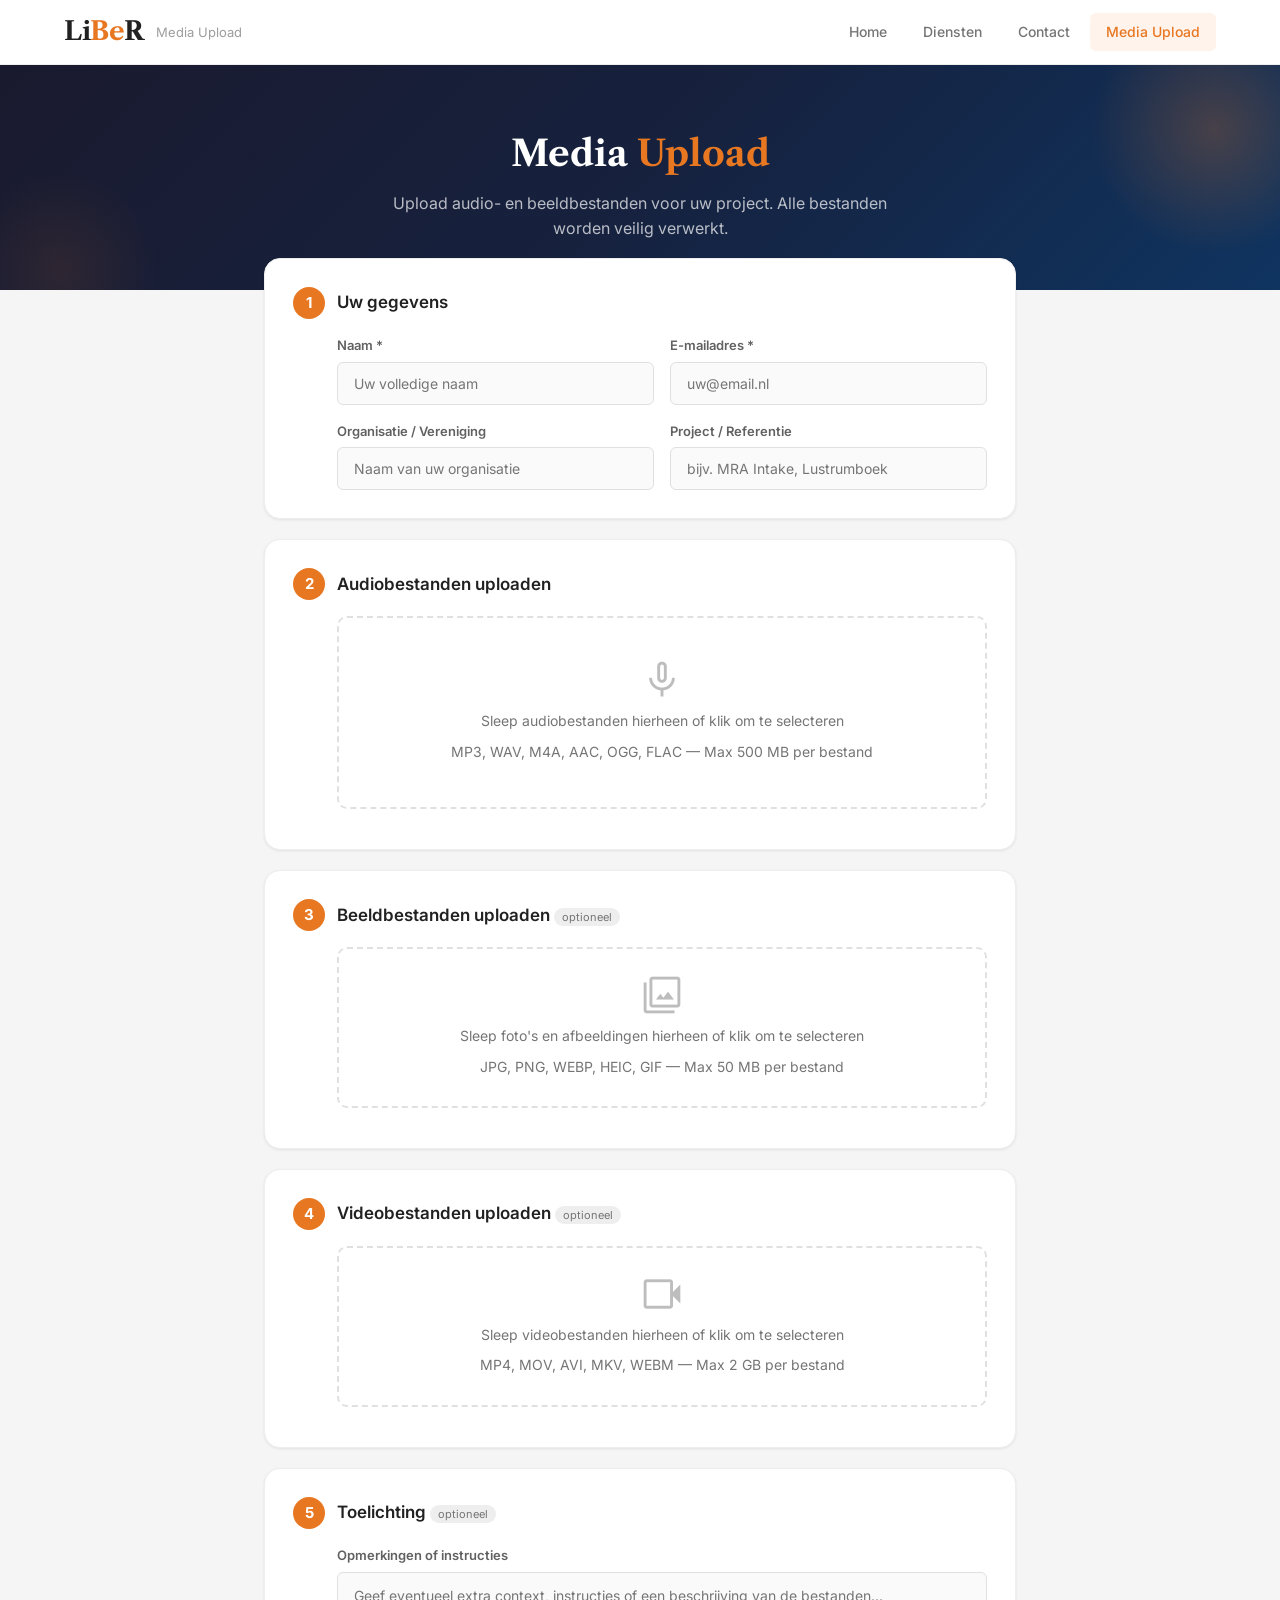
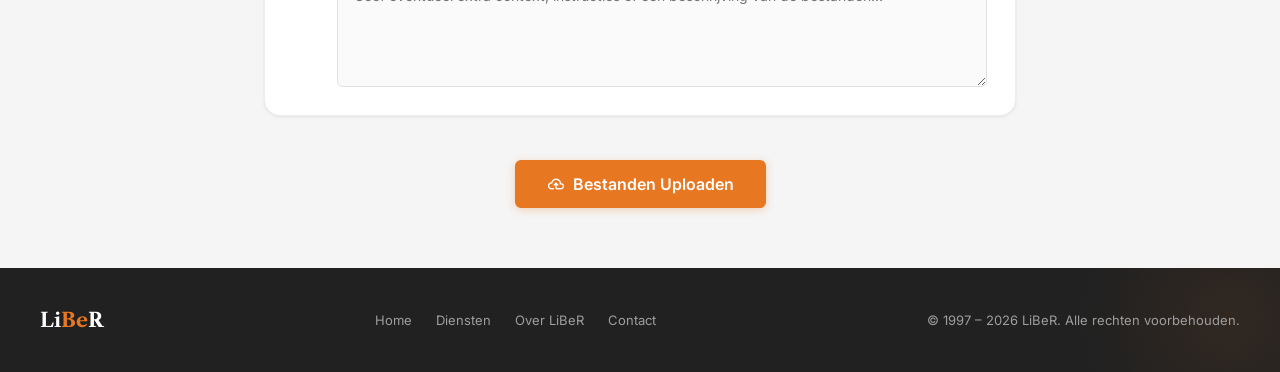
<file: media-upload.html>
<!DOCTYPE html>
<html lang="nl">
<head>
  <meta charset="UTF-8">
  <meta name="viewport" content="width=device-width, initial-scale=1.0">
  <meta name="description" content="LiBeR – Upload audio- en beeldbestanden voor uw project.">
  <meta name="theme-color" content="#E87722">
  <title>LiBeR – Media Upload</title>
  <link rel="preconnect" href="https://fonts.googleapis.com">
  <link rel="preconnect" href="https://fonts.gstatic.com" crossorigin>
  <link href="https://fonts.googleapis.com/css2?family=Inter:wght@300;400;500;600;700&family=Libre+Caslon+Text:ital,wght@0,400;0,700;1,400&display=swap" rel="stylesheet">
  <link href="https://fonts.googleapis.com/icon?family=Material+Symbols+Outlined" rel="stylesheet">
  <style>
    /* ============================================
       LiBeR Media Upload – Stylesheet
       Consistent met liberabc.nl huisstijl
       ============================================ */

    :root {
      --orange: #E87722;
      --orange-light: #FFF3EB;
      --orange-dark: #C4611A;
      --orange-glow: rgba(232, 119, 34, 0.25);
      --green: #2E7D32;
      --green-light: #E8F5E9;
      --red: #C62828;
      --red-light: #FFEBEE;
      --gray-50: #FAFAFA;
      --gray-100: #F5F5F5;
      --gray-200: #EEEEEE;
      --gray-300: #E0E0E0;
      --gray-400: #BDBDBD;
      --gray-500: #9E9E9E;
      --gray-600: #757575;
      --gray-700: #616161;
      --gray-800: #424242;
      --gray-900: #212121;
      --white: #FFFFFF;
      --shadow-sm: 0 1px 3px rgba(0,0,0,0.08);
      --shadow-md: 0 4px 12px rgba(0,0,0,0.1);
      --shadow-lg: 0 8px 24px rgba(0,0,0,0.12);
      --shadow-xl: 0 16px 48px rgba(0,0,0,0.15);
      --radius-sm: 6px;
      --radius-md: 10px;
      --radius-lg: 16px;
      --radius-xl: 24px;
      --font-sans: 'Inter', -apple-system, BlinkMacSystemFont, sans-serif;
      --font-serif: 'Libre Caslon Text', Georgia, serif;
    }

    *, *::before, *::after { box-sizing: border-box; margin: 0; padding: 0; }
    html { scroll-behavior: smooth; }

    body {
      font-family: var(--font-sans);
      background: var(--gray-100);
      color: var(--gray-900);
      line-height: 1.6;
      min-height: 100vh;
      display: flex;
      flex-direction: column;
    }

    a { color: var(--orange); text-decoration: none; }
    a:hover { color: var(--orange-dark); }
    .accent { color: var(--orange); }

    /* ---- NAVIGATION ---- */
    .nav {
      background: var(--white);
      border-bottom: 1px solid var(--gray-200);
      position: sticky;
      top: 0;
      z-index: 100;
    }
    .nav-inner {
      max-width: 1200px;
      margin: 0 auto;
      padding: 0 24px;
      height: 64px;
      display: flex;
      align-items: center;
      justify-content: space-between;
    }
    .nav-brand {
      display: flex;
      align-items: center;
      gap: 12px;
      text-decoration: none;
    }
    .nav-logo {
      font-family: var(--font-serif);
      font-size: 26px;
      font-weight: 700;
      color: var(--gray-900);
      letter-spacing: -0.5px;
    }
    .nav-logo .accent { color: var(--orange); }
    .nav-subtitle {
      font-size: 13px;
      color: var(--gray-500);
      font-weight: 400;
    }
    .nav-links {
      display: flex;
      gap: 4px;
    }
    .nav-links a {
      color: var(--gray-600);
      font-size: 14px;
      font-weight: 500;
      padding: 8px 16px;
      border-radius: var(--radius-sm);
      transition: all 0.2s;
    }
    .nav-links a:hover {
      background: var(--gray-100);
      color: var(--gray-900);
    }
    .nav-links a.active {
      background: var(--orange-light);
      color: var(--orange);
    }

    /* ---- PAGE HEADER ---- */
    .page-header {
      background: linear-gradient(135deg, #1a1a2e 0%, #16213e 50%, #0f3460 100%);
      padding: 60px 24px 48px;
      text-align: center;
      position: relative;
      overflow: hidden;
    }
    .page-header::before {
      content: '';
      position: absolute;
      top: -60px;
      right: -60px;
      width: 250px;
      height: 250px;
      background: radial-gradient(circle, var(--orange-glow), transparent 70%);
      border-radius: 50%;
    }
    .page-header::after {
      content: '';
      position: absolute;
      bottom: -80px;
      left: -40px;
      width: 200px;
      height: 200px;
      background: radial-gradient(circle, rgba(232, 119, 34, 0.1), transparent 70%);
      border-radius: 50%;
    }
    .page-header h1 {
      font-family: var(--font-serif);
      font-size: 36px;
      font-weight: 700;
      color: var(--white);
      margin-bottom: 8px;
      position: relative;
    }
    .page-header p {
      color: rgba(255,255,255,0.7);
      font-size: 16px;
      max-width: 540px;
      margin: 0 auto;
      position: relative;
    }

    /* ---- MAIN CONTENT ---- */
    .main-content {
      flex: 1;
      max-width: 800px;
      width: 100%;
      margin: -32px auto 0;
      padding: 0 24px 60px;
      position: relative;
      z-index: 1;
    }

    /* ---- CARDS ---- */
    .card {
      background: var(--white);
      border-radius: var(--radius-lg);
      box-shadow: var(--shadow-sm);
      border: 1px solid var(--gray-200);
      padding: 28px;
      margin-bottom: 20px;
      transition: box-shadow 0.3s;
    }
    .card:focus-within {
      box-shadow: var(--shadow-md), 0 0 0 2px rgba(232, 119, 34, 0.08);
    }

    /* ---- STEP CARDS ---- */
    .step-header {
      display: flex;
      align-items: center;
      gap: 12px;
      margin-bottom: 16px;
    }
    .step-number {
      display: flex;
      align-items: center;
      justify-content: center;
      width: 32px;
      height: 32px;
      border-radius: 50%;
      background: var(--orange);
      color: var(--white);
      font-size: 15px;
      font-weight: 700;
      flex-shrink: 0;
    }
    .step-header h3 {
      font-size: 17px;
      font-weight: 600;
      color: var(--gray-900);
    }
    .step-body {
      padding-left: 44px;
    }
    .optional-badge {
      font-size: 11px;
      background: var(--gray-200);
      color: var(--gray-600);
      padding: 2px 8px;
      border-radius: 10px;
      font-weight: 400;
    }

    /* ---- FORMS ---- */
    .form-grid {
      display: grid;
      grid-template-columns: 1fr 1fr;
      gap: 16px;
    }
    .form-group {
      display: flex;
      flex-direction: column;
      gap: 6px;
    }
    .form-group.full-width {
      grid-column: 1 / -1;
    }
    .form-group label {
      font-size: 13px;
      font-weight: 600;
      color: var(--gray-700);
    }
    .form-input, .form-select {
      width: 100%;
      padding: 12px 16px;
      border: 1px solid var(--gray-300);
      border-radius: var(--radius-sm);
      font-size: 14px;
      font-family: var(--font-sans);
      color: var(--gray-900);
      background: var(--gray-50);
      transition: all 0.25s;
    }
    .form-input:focus, .form-select:focus {
      outline: none;
      border-color: var(--orange);
      box-shadow: 0 0 0 3px rgba(232, 119, 34, 0.1);
      background: var(--white);
    }
    .form-textarea {
      resize: vertical;
      min-height: 100px;
      font-family: var(--font-sans);
      font-size: 14px;
      line-height: 1.6;
    }
    .help-text {
      font-size: 12px;
      color: var(--gray-500);
      margin-top: 4px;
    }

    /* ---- UPLOAD ZONES ---- */
    .upload-zone {
      border: 2px dashed var(--gray-300);
      border-radius: var(--radius-md);
      padding: 40px 24px;
      text-align: center;
      cursor: pointer;
      transition: all 0.25s;
      position: relative;
    }
    .upload-zone:hover,
    .upload-zone.drag-over {
      border-color: var(--orange);
      background: var(--orange-light);
    }
    .upload-zone-sm { padding: 24px; }
    .upload-icon {
      font-size: 44px;
      color: var(--gray-400);
      margin-bottom: 8px;
      transition: color 0.25s;
    }
    .upload-zone:hover .upload-icon { color: var(--orange); }
    .upload-zone p {
      color: var(--gray-600);
      font-size: 14px;
      margin-bottom: 4px;
    }
    .upload-zone .help-text {
      margin-top: 8px;
    }

    /* ---- FILE PREVIEWS ---- */
    .file-list {
      margin-top: 12px;
      display: flex;
      flex-direction: column;
      gap: 8px;
    }
    .file-item {
      display: flex;
      align-items: center;
      gap: 10px;
      padding: 10px 14px;
      background: var(--gray-50);
      border-radius: var(--radius-sm);
      border: 1px solid var(--gray-200);
      font-size: 14px;
      animation: slideIn 0.2s ease;
    }
    @keyframes slideIn {
      from { opacity: 0; transform: translateY(-8px); }
      to { opacity: 1; transform: translateY(0); }
    }
    .file-item .material-symbols-outlined {
      color: var(--orange);
      font-size: 20px;
    }
    .file-item-name {
      flex: 1;
      overflow: hidden;
      text-overflow: ellipsis;
      white-space: nowrap;
      color: var(--gray-800);
    }
    .file-item-size {
      font-size: 12px;
      color: var(--gray-500);
      white-space: nowrap;
    }
    .file-item-remove {
      background: none;
      border: none;
      color: var(--gray-400);
      cursor: pointer;
      padding: 2px;
      border-radius: 4px;
      display: flex;
      align-items: center;
      transition: all 0.15s;
    }
    .file-item-remove:hover {
      color: var(--red);
      background: var(--red-light);
    }
    .file-item-remove .material-symbols-outlined { font-size: 18px; }

    /* Image preview grid */
    .images-grid {
      display: grid;
      grid-template-columns: repeat(auto-fill, minmax(110px, 1fr));
      gap: 10px;
      margin-top: 12px;
    }
    .image-thumb {
      position: relative;
      aspect-ratio: 1;
      border-radius: var(--radius-sm);
      overflow: hidden;
      border: 1px solid var(--gray-200);
      animation: slideIn 0.2s ease;
    }
    .image-thumb img {
      width: 100%;
      height: 100%;
      object-fit: cover;
    }
    .image-thumb .remove-btn {
      position: absolute;
      top: 4px;
      right: 4px;
      width: 22px;
      height: 22px;
      border-radius: 50%;
      background: rgba(0,0,0,0.6);
      color: white;
      border: none;
      cursor: pointer;
      font-size: 14px;
      display: flex;
      align-items: center;
      justify-content: center;
      opacity: 0;
      transition: opacity 0.15s;
    }
    .image-thumb:hover .remove-btn { opacity: 1; }

    /* ---- BUTTONS ---- */
    .btn {
      display: inline-flex;
      align-items: center;
      gap: 8px;
      padding: 10px 20px;
      border: none;
      border-radius: var(--radius-sm);
      font-size: 14px;
      font-weight: 500;
      cursor: pointer;
      transition: all 0.2s;
      font-family: var(--font-sans);
    }
    .btn .material-symbols-outlined { font-size: 18px; }
    .btn-primary {
      background: var(--orange);
      color: var(--white);
      box-shadow: 0 2px 8px rgba(232, 119, 34, 0.3);
    }
    .btn-primary:hover {
      background: var(--orange-dark);
      box-shadow: 0 4px 16px rgba(232, 119, 34, 0.4);
      transform: translateY(-1px);
    }
    .btn-primary:active { transform: translateY(0); }
    .btn-primary:disabled {
      background: var(--gray-300);
      color: var(--gray-500);
      cursor: not-allowed;
      box-shadow: none;
      transform: none;
    }
    .btn-secondary {
      background: var(--gray-200);
      color: var(--gray-800);
    }
    .btn-secondary:hover { background: var(--gray-300); }
    .btn-ghost {
      background: none;
      color: var(--gray-600);
    }
    .btn-ghost:hover { background: var(--gray-100); }
    .btn-lg {
      padding: 14px 32px;
      font-size: 16px;
      font-weight: 600;
    }
    .btn-sm { padding: 6px 12px; font-size: 12px; }

    /* ---- SUBMIT SECTION ---- */
    .submit-section {
      text-align: center;
      padding: 24px 0 0;
    }

    /* ---- SUCCESS / ERROR TOAST ---- */
    .toast {
      position: fixed;
      bottom: 24px;
      right: 24px;
      padding: 14px 20px;
      border-radius: var(--radius-md);
      font-size: 14px;
      font-weight: 500;
      color: var(--white);
      box-shadow: var(--shadow-lg);
      z-index: 1000;
      transform: translateY(80px);
      opacity: 0;
      transition: all 0.3s ease;
      display: flex;
      align-items: center;
      gap: 8px;
    }
    .toast.visible { transform: translateY(0); opacity: 1; }
    .toast-success { background: var(--green); }
    .toast-error { background: var(--red); }

    /* ---- UPLOAD PROGRESS ---- */
    .upload-progress {
      margin-top: 16px;
      padding: 16px;
      background: var(--gray-50);
      border: 1px solid var(--gray-200);
      border-radius: var(--radius-sm);
    }
    .upload-progress-header {
      display: flex;
      align-items: center;
      gap: 8px;
      font-weight: 600;
      font-size: 14px;
      margin-bottom: 10px;
      color: var(--gray-800);
    }
    .upload-progress-header .material-symbols-outlined {
      color: var(--orange);
      font-size: 20px;
    }
    .upload-progress-bar {
      height: 8px;
      background: var(--gray-200);
      border-radius: 4px;
      overflow: hidden;
      margin-bottom: 8px;
    }
    .upload-progress-fill {
      height: 100%;
      background: var(--orange);
      border-radius: 4px;
      width: 0%;
      transition: width 0.3s ease;
    }
    .upload-progress-detail {
      font-size: 13px;
      color: var(--gray-500);
    }
    .upload-progress.done .upload-progress-fill { background: var(--green); }
    .upload-progress.done .upload-progress-header .material-symbols-outlined { color: var(--green); }

    @keyframes spin {
      to { transform: rotate(360deg); }
    }
    .spinning { animation: spin 1.2s linear infinite; }

    /* ---- FOOTER ---- */
    .footer {
      background: var(--gray-900);
      padding: 36px 24px;
      margin-top: auto;
      position: relative;
      overflow: hidden;
    }
    .footer::before {
      content: '';
      position: absolute;
      top: -100px;
      right: -100px;
      width: 300px;
      height: 300px;
      background: radial-gradient(circle, rgba(232, 119, 34, 0.08), transparent 70%);
      border-radius: 50%;
    }
    .footer-inner {
      max-width: 1200px;
      margin: 0 auto;
      display: flex;
      justify-content: space-between;
      align-items: center;
      position: relative;
    }
    .footer-brand {
      display: flex;
      align-items: center;
      gap: 12px;
    }
    .footer-logo {
      font-family: var(--font-serif);
      font-size: 20px;
      font-weight: 700;
      color: var(--white);
    }
    .footer-logo .accent { color: var(--orange); }
    .footer-links {
      display: flex;
      gap: 24px;
    }
    .footer-links a {
      color: var(--gray-500);
      font-size: 13px;
      transition: color 0.2s;
    }
    .footer-links a:hover { color: var(--orange); }
    .footer-meta span {
      font-size: 13px;
      color: var(--gray-500);
    }

    /* ---- RESPONSIVE ---- */
    @media (max-width: 768px) {
      .nav-links { display: none; }
      .page-header { padding: 48px 20px 36px; }
      .page-header h1 { font-size: 28px; }
      .main-content { padding: 0 16px 40px; }
      .card { padding: 20px; }
      .step-body { padding-left: 0; }
      .form-grid { grid-template-columns: 1fr; }
      .form-group.full-width { grid-column: auto; }
      .upload-zone { padding: 28px 16px; }
      .footer-inner { flex-direction: column; gap: 16px; text-align: center; }
      .footer-links { flex-wrap: wrap; justify-content: center; }
    }

    @media (max-width: 480px) {
      .images-grid { grid-template-columns: repeat(auto-fill, minmax(80px, 1fr)); }
    }
  </style>
</head>
<body>

  <!-- NAVIGATION -->
  <nav class="nav">
    <div class="nav-inner">
      <a href="index.html" class="nav-brand">
        <span class="nav-logo">Li<span class="accent">Be</span>R</span>
        <span class="nav-subtitle">Media Upload</span>
      </a>
      <div class="nav-links">
        <a href="index.html">Home</a>
        <a href="index.html#diensten">Diensten</a>
        <a href="index.html#contact">Contact</a>
        <a href="#" class="active">Media Upload</a>
      </div>
    </div>
  </nav>

  <!-- PAGE HEADER -->
  <div class="page-header">
    <h1>Media <span class="accent">Upload</span></h1>
    <p>Upload audio- en beeldbestanden voor uw project. Alle bestanden worden veilig verwerkt.</p>
  </div>

  <!-- MAIN CONTENT -->
  <div class="main-content">

    <!-- STAP 1: Gegevens -->
    <div class="card">
      <div class="step-header">
        <span class="step-number">1</span>
        <h3>Uw gegevens</h3>
      </div>
      <div class="step-body">
        <div class="form-grid">
          <div class="form-group">
            <label for="field-naam">Naam *</label>
            <input type="text" id="field-naam" class="form-input" placeholder="Uw volledige naam" required>
          </div>
          <div class="form-group">
            <label for="field-email">E-mailadres *</label>
            <input type="email" id="field-email" class="form-input" placeholder="uw@email.nl" required>
          </div>
          <div class="form-group">
            <label for="field-organisatie">Organisatie / Vereniging</label>
            <input type="text" id="field-organisatie" class="form-input" placeholder="Naam van uw organisatie">
          </div>
          <div class="form-group">
            <label for="field-project">Project / Referentie</label>
            <input type="text" id="field-project" class="form-input" placeholder="bijv. MRA Intake, Lustrumboek">
          </div>
        </div>
      </div>
    </div>

    <!-- STAP 2: Audio Upload -->
    <div class="card">
      <div class="step-header">
        <span class="step-number">2</span>
        <h3>Audiobestanden uploaden</h3>
      </div>
      <div class="step-body">
        <div class="upload-zone" id="audio-drop-zone">
          <span class="material-symbols-outlined upload-icon">mic</span>
          <p>Sleep audiobestanden hierheen of klik om te selecteren</p>
          <p class="help-text">MP3, WAV, M4A, AAC, OGG, FLAC — Max 500 MB per bestand</p>
          <input type="file" id="audio-input" accept=".mp3,.wav,.m4a,.aac,.ogg,.flac,audio/*" multiple hidden>
        </div>
        <div class="file-list" id="audio-file-list"></div>
      </div>
    </div>

    <!-- STAP 3: Beeldbestanden -->
    <div class="card">
      <div class="step-header">
        <span class="step-number">3</span>
        <h3>Beeldbestanden uploaden <span class="optional-badge">optioneel</span></h3>
      </div>
      <div class="step-body">
        <div class="upload-zone upload-zone-sm" id="images-drop-zone">
          <span class="material-symbols-outlined upload-icon">photo_library</span>
          <p>Sleep foto's en afbeeldingen hierheen of klik om te selecteren</p>
          <p class="help-text">JPG, PNG, WEBP, HEIC, GIF — Max 50 MB per bestand</p>
          <input type="file" id="images-input" accept=".jpg,.jpeg,.png,.webp,.heic,.gif,image/*" multiple hidden>
        </div>
        <div class="images-grid" id="images-grid"></div>
      </div>
    </div>

    <!-- STAP 4: Video -->
    <div class="card">
      <div class="step-header">
        <span class="step-number">4</span>
        <h3>Videobestanden uploaden <span class="optional-badge">optioneel</span></h3>
      </div>
      <div class="step-body">
        <div class="upload-zone upload-zone-sm" id="video-drop-zone">
          <span class="material-symbols-outlined upload-icon">videocam</span>
          <p>Sleep videobestanden hierheen of klik om te selecteren</p>
          <p class="help-text">MP4, MOV, AVI, MKV, WEBM — Max 2 GB per bestand</p>
          <input type="file" id="video-input" accept=".mp4,.mov,.avi,.mkv,.webm,video/*" multiple hidden>
        </div>
        <div class="file-list" id="video-file-list"></div>
      </div>
    </div>

    <!-- STAP 5: Toelichting -->
    <div class="card">
      <div class="step-header">
        <span class="step-number">5</span>
        <h3>Toelichting <span class="optional-badge">optioneel</span></h3>
      </div>
      <div class="step-body">
        <div class="form-group">
          <label for="field-toelichting">Opmerkingen of instructies</label>
          <textarea id="field-toelichting" class="form-input form-textarea" rows="4" placeholder="Geef eventueel extra context, instructies of een beschrijving van de bestanden..."></textarea>
        </div>
      </div>
    </div>

    <!-- UPLOAD PROGRESS -->
    <div id="upload-progress" class="upload-progress" hidden>
      <div class="upload-progress-header">
        <span class="material-symbols-outlined spinning">cloud_upload</span>
        <span id="upload-progress-label">Bestanden uploaden...</span>
      </div>
      <div class="upload-progress-bar">
        <div class="upload-progress-fill" id="upload-progress-fill"></div>
      </div>
      <div class="upload-progress-detail" id="upload-progress-detail"></div>
    </div>

    <!-- SUBMIT -->
    <div class="submit-section">
      <button class="btn btn-primary btn-lg" id="btn-submit" onclick="handleSubmit()">
        <span class="material-symbols-outlined">cloud_upload</span> Bestanden Uploaden
      </button>
    </div>

  </div>

  <!-- FOOTER -->
  <footer class="footer">
    <div class="footer-inner">
      <div class="footer-brand">
        <span class="footer-logo">Li<span class="accent">Be</span>R</span>
      </div>
      <div class="footer-links">
        <a href="index.html">Home</a>
        <a href="index.html#diensten">Diensten</a>
        <a href="index.html#over">Over LiBeR</a>
        <a href="index.html#contact">Contact</a>
      </div>
      <div class="footer-meta">
        <span>&copy; 1997 – 2026 LiBeR. Alle rechten voorbehouden.</span>
      </div>
    </div>
  </footer>

  <!-- TOAST NOTIFICATION -->
  <div class="toast" id="toast">
    <span class="material-symbols-outlined" id="toast-icon">check_circle</span>
    <span id="toast-message"></span>
  </div>

  <script>
    // ============================================
    // Media Upload Form – Client-side Logic
    // ============================================

    const audioFiles = [];
    const imageFiles = [];
    const videoFiles = [];

    // --- Utility: format file size ---
    function formatSize(bytes) {
      if (bytes < 1024) return bytes + ' B';
      if (bytes < 1048576) return (bytes / 1024).toFixed(1) + ' KB';
      if (bytes < 1073741824) return (bytes / 1048576).toFixed(1) + ' MB';
      return (bytes / 1073741824).toFixed(2) + ' GB';
    }

    // --- Toast notifications ---
    function showToast(message, type) {
      const toast = document.getElementById('toast');
      const icon = document.getElementById('toast-icon');
      const msg = document.getElementById('toast-message');
      toast.className = 'toast toast-' + type + ' visible';
      icon.textContent = type === 'success' ? 'check_circle' : 'error';
      msg.textContent = message;
      clearTimeout(toast._timer);
      toast._timer = setTimeout(() => { toast.classList.remove('visible'); }, 4000);
    }

    // --- Setup upload zones ---
    function setupDropZone(zoneId, inputId, fileArray, renderFn, accepts, maxSize) {
      const zone = document.getElementById(zoneId);
      const input = document.getElementById(inputId);

      zone.addEventListener('click', () => input.click());

      zone.addEventListener('dragover', (e) => {
        e.preventDefault();
        zone.classList.add('drag-over');
      });
      zone.addEventListener('dragleave', () => zone.classList.remove('drag-over'));
      zone.addEventListener('drop', (e) => {
        e.preventDefault();
        zone.classList.remove('drag-over');
        addFiles(Array.from(e.dataTransfer.files), fileArray, renderFn, accepts, maxSize);
      });

      input.addEventListener('change', () => {
        addFiles(Array.from(input.files), fileArray, renderFn, accepts, maxSize);
        input.value = '';
      });
    }

    function addFiles(newFiles, fileArray, renderFn, accepts, maxSize) {
      for (const file of newFiles) {
        const ext = '.' + file.name.split('.').pop().toLowerCase();
        if (accepts && !accepts.some(a => file.type.startsWith(a.replace('/*', '/')) || ext === a)) {
          showToast('Ongeldig bestandsformaat: ' + file.name, 'error');
          continue;
        }
        if (maxSize && file.size > maxSize) {
          showToast('Bestand te groot: ' + file.name + ' (' + formatSize(file.size) + ')', 'error');
          continue;
        }
        // Prevent duplicates by name+size
        if (!fileArray.some(f => f.name === file.name && f.size === file.size)) {
          fileArray.push(file);
        }
      }
      renderFn();
    }

    // --- Render audio file list ---
    function renderAudioFiles() {
      const container = document.getElementById('audio-file-list');
      container.innerHTML = audioFiles.map((f, i) => `
        <div class="file-item">
          <span class="material-symbols-outlined">audio_file</span>
          <span class="file-item-name">${escapeHtml(f.name)}</span>
          <span class="file-item-size">${formatSize(f.size)}</span>
          <button class="file-item-remove" onclick="removeFile(${i}, 'audio')" title="Verwijderen">
            <span class="material-symbols-outlined">close</span>
          </button>
        </div>
      `).join('');
    }

    // --- Render video file list ---
    function renderVideoFiles() {
      const container = document.getElementById('video-file-list');
      container.innerHTML = videoFiles.map((f, i) => `
        <div class="file-item">
          <span class="material-symbols-outlined">movie</span>
          <span class="file-item-name">${escapeHtml(f.name)}</span>
          <span class="file-item-size">${formatSize(f.size)}</span>
          <button class="file-item-remove" onclick="removeFile(${i}, 'video')" title="Verwijderen">
            <span class="material-symbols-outlined">close</span>
          </button>
        </div>
      `).join('');
    }

    // --- Render image previews ---
    function renderImageFiles() {
      const container = document.getElementById('images-grid');
      container.innerHTML = '';
      imageFiles.forEach((f, i) => {
        const thumb = document.createElement('div');
        thumb.className = 'image-thumb';
        const img = document.createElement('img');
        img.src = URL.createObjectURL(f);
        img.alt = f.name;
        const btn = document.createElement('button');
        btn.className = 'remove-btn';
        btn.innerHTML = '&times;';
        btn.title = 'Verwijderen';
        btn.onclick = () => { imageFiles.splice(i, 1); renderImageFiles(); };
        thumb.appendChild(img);
        thumb.appendChild(btn);
        container.appendChild(thumb);
      });
    }

    // --- Remove file ---
    function removeFile(index, type) {
      if (type === 'audio') { audioFiles.splice(index, 1); renderAudioFiles(); }
      else if (type === 'video') { videoFiles.splice(index, 1); renderVideoFiles(); }
    }

    // --- Escape HTML ---
    function escapeHtml(str) {
      const div = document.createElement('div');
      div.textContent = str;
      return div.innerHTML;
    }

    // --- Form validation ---
    function validateForm() {
      const naam = document.getElementById('field-naam').value.trim();
      const email = document.getElementById('field-email').value.trim();

      if (!naam) {
        showToast('Vul uw naam in.', 'error');
        document.getElementById('field-naam').focus();
        return false;
      }
      if (!email || !/^[^\s@]+@[^\s@]+\.[^\s@]+$/.test(email)) {
        showToast('Vul een geldig e-mailadres in.', 'error');
        document.getElementById('field-email').focus();
        return false;
      }
      if (audioFiles.length === 0 && imageFiles.length === 0 && videoFiles.length === 0) {
        showToast('Upload minimaal één bestand.', 'error');
        return false;
      }
      return true;
    }

    // --- Handle form submit ---
    function handleSubmit() {
      if (!validateForm()) return;

      const btn = document.getElementById('btn-submit');
      btn.disabled = true;
      btn.innerHTML = '<span class="material-symbols-outlined spinning">cloud_upload</span> Bezig met uploaden...';

      const progressEl = document.getElementById('upload-progress');
      const progressFill = document.getElementById('upload-progress-fill');
      const progressLabel = document.getElementById('upload-progress-label');
      const progressDetail = document.getElementById('upload-progress-detail');
      progressEl.hidden = false;
      progressEl.classList.remove('done');

      const allFiles = [...audioFiles, ...imageFiles, ...videoFiles];
      const totalSize = allFiles.reduce((sum, f) => sum + f.size, 0);
      let uploadedSize = 0;

      // Simulate upload progress (replace with actual upload logic)
      let fileIndex = 0;

      function uploadNextFile() {
        if (fileIndex >= allFiles.length) {
          // All done
          progressFill.style.width = '100%';
          progressEl.classList.add('done');
          progressLabel.textContent = 'Upload voltooid!';
          progressDetail.textContent = allFiles.length + ' bestand(en) succesvol geüpload';
          btn.innerHTML = '<span class="material-symbols-outlined">check_circle</span> Verzonden!';
          showToast('Alle bestanden zijn succesvol geüpload!', 'success');

          setTimeout(() => {
            btn.disabled = false;
            btn.innerHTML = '<span class="material-symbols-outlined">cloud_upload</span> Bestanden Uploaden';
          }, 3000);
          return;
        }

        const file = allFiles[fileIndex];
        progressLabel.textContent = 'Uploaden: ' + file.name;
        progressDetail.textContent = (fileIndex + 1) + ' van ' + allFiles.length + ' — ' + formatSize(file.size);

        // Simulate chunked upload with progress
        const chunks = Math.max(1, Math.ceil(file.size / (5 * 1024 * 1024)));
        let chunk = 0;

        function simulateChunk() {
          chunk++;
          uploadedSize += file.size / chunks;
          const pct = Math.min(100, Math.round((uploadedSize / totalSize) * 100));
          progressFill.style.width = pct + '%';

          if (chunk < chunks) {
            setTimeout(simulateChunk, 80);
          } else {
            fileIndex++;
            setTimeout(uploadNextFile, 100);
          }
        }
        setTimeout(simulateChunk, 80);
      }

      uploadNextFile();
    }

    // --- Initialize drop zones ---
    setupDropZone(
      'audio-drop-zone', 'audio-input', audioFiles, renderAudioFiles,
      ['audio/', '.mp3', '.wav', '.m4a', '.aac', '.ogg', '.flac'],
      500 * 1024 * 1024
    );
    setupDropZone(
      'images-drop-zone', 'images-input', imageFiles, renderImageFiles,
      ['image/', '.jpg', '.jpeg', '.png', '.webp', '.heic', '.gif'],
      50 * 1024 * 1024
    );
    setupDropZone(
      'video-drop-zone', 'video-input', videoFiles, renderVideoFiles,
      ['video/', '.mp4', '.mov', '.avi', '.mkv', '.webm'],
      2 * 1024 * 1024 * 1024
    );
  </script>

</body>
</html>
</file>
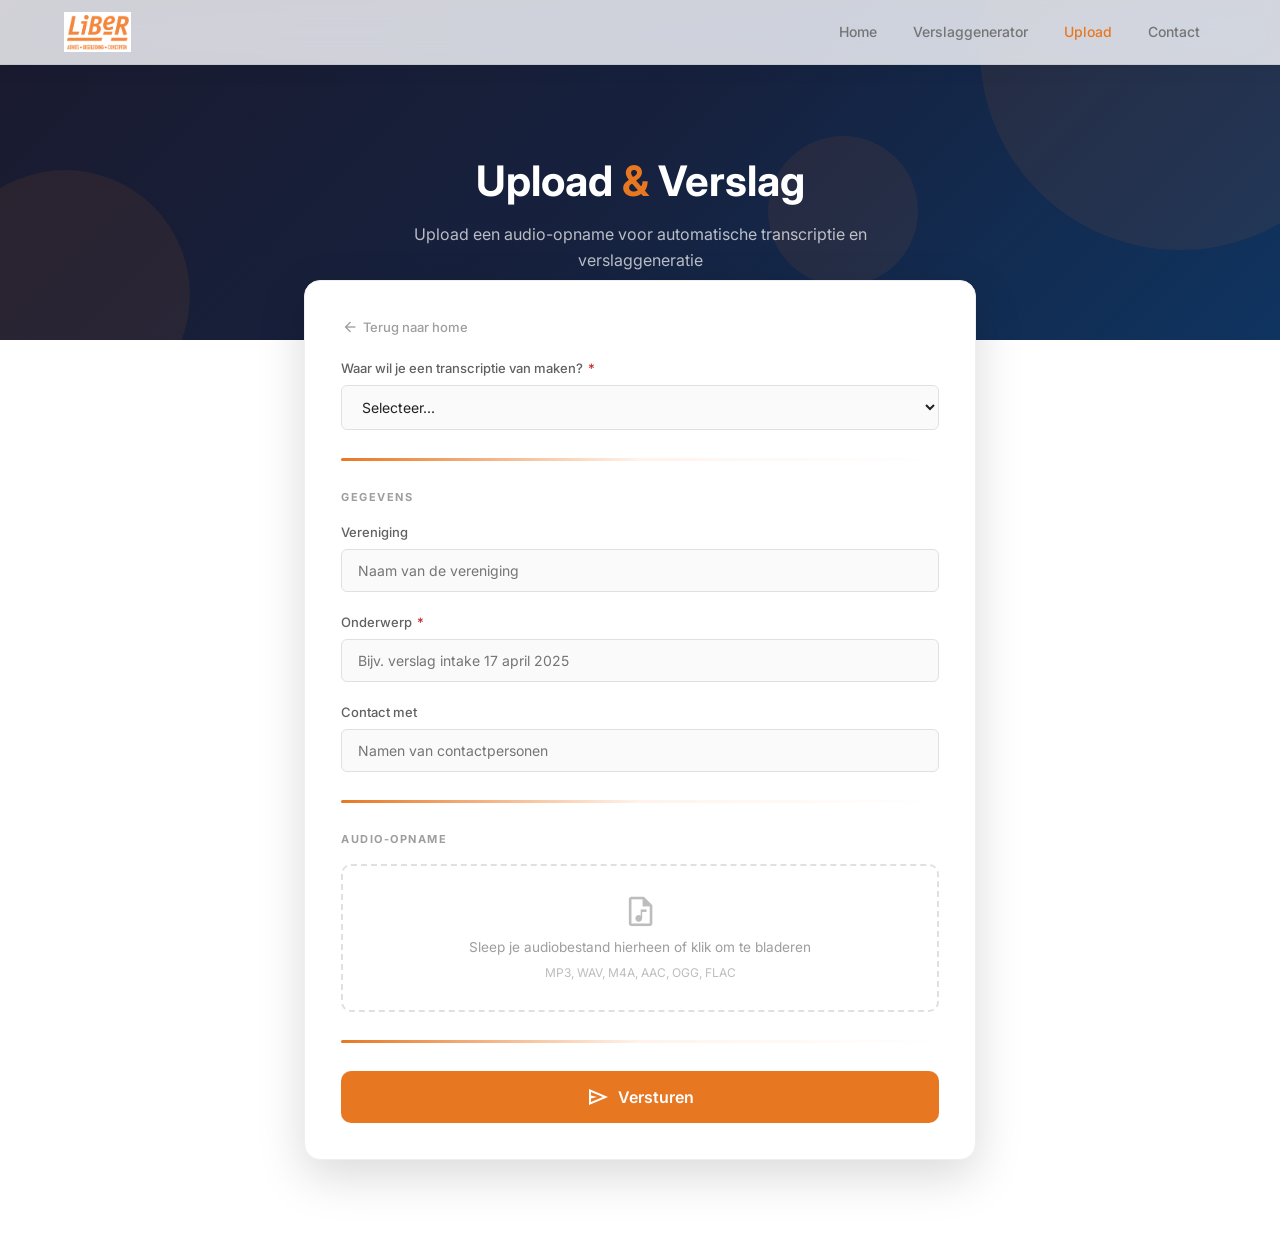
<file: upload.html>
<!DOCTYPE html>
<html lang="nl">
<head>
  <meta charset="UTF-8">
  <meta name="viewport" content="width=device-width, initial-scale=1.0">
  <meta name="description" content="LiBeR – Upload formulier voor transcriptie en verslaggeneratie">
  <meta name="theme-color" content="#E87722">
  <title>LiBeR – Upload Formulier</title>
  <link rel="stylesheet" href="css/landing.css?v=20260316a">
  <link rel="preconnect" href="https://fonts.googleapis.com">
  <link rel="preconnect" href="https://fonts.gstatic.com" crossorigin>
  <link href="https://fonts.googleapis.com/css2?family=Inter:wght@300;400;500;600;700&family=Libre+Caslon+Text:ital,wght@0,400;0,700;1,400&display=swap" rel="stylesheet">
  <link href="https://fonts.googleapis.com/icon?family=Material+Symbols+Outlined" rel="stylesheet">
  <style>
    .upload-hero{min-height:340px;background:linear-gradient(135deg,#1a1a2e 0%,#16213e 50%,#0f3460 100%);display:flex;align-items:center;justify-content:center;text-align:center;position:relative;overflow:hidden;padding-top:80px}
    .upload-hero .hero-shapes{position:absolute;inset:0;overflow:hidden}
    .upload-hero .hero-shape{position:absolute;border-radius:50%;opacity:.08;background:var(--orange)}
    .upload-hero .hs1{width:400px;height:400px;top:-150px;right:-100px;animation:f1 20s ease-in-out infinite}
    .upload-hero .hs2{width:250px;height:250px;bottom:-80px;left:-60px;animation:f2 15s ease-in-out infinite}
    .upload-hero .hs3{width:150px;height:150px;top:40%;left:60%;animation:f3 18s ease-in-out infinite}
    @keyframes f1{0%,100%{transform:translate(0)}50%{transform:translate(-30px,20px)}}
    @keyframes f2{0%,100%{transform:translate(0)}50%{transform:translate(20px,-15px)}}
    @keyframes f3{0%,100%{transform:translate(0)}50%{transform:translate(-15px,25px)}}
    .upload-hero-content{position:relative;z-index:1}
    .upload-hero-content h1{font-size:clamp(28px,5vw,42px);font-weight:700;color:#fff;margin-bottom:8px}
    .upload-hero-content h1 .accent{color:var(--orange)}
    .upload-hero-content p{font-size:1rem;color:rgba(255,255,255,.7);max-width:500px;margin:0 auto}
    .upload-section{padding:0 24px 80px;max-width:720px;margin:-60px auto 0;position:relative;z-index:2}
    .upload-card{background:var(--white);border-radius:var(--radius-lg);box-shadow:var(--shadow-xl);border:1px solid var(--gray-200);overflow:hidden}
    .upload-card-body{padding:36px}
    @media(max-width:640px){.upload-card-body{padding:20px}}
    .form-divider{height:3px;background:linear-gradient(90deg,var(--orange),var(--orange-light),transparent);margin:28px 0;border-radius:2px}
    .form-section-label{font-size:11px;font-weight:700;text-transform:uppercase;letter-spacing:1.5px;color:var(--gray-500);margin-bottom:16px}
    .upload-card select,.upload-card input[type="text"]{width:100%;padding:12px 16px;border:1px solid var(--gray-300);border-radius:var(--radius-sm);font-size:14px;font-family:var(--font-sans);color:var(--gray-900);transition:all .25s;background:var(--gray-50)}
    .upload-card select:focus,.upload-card input:focus{outline:none;border-color:var(--orange);box-shadow:0 0 0 3px rgba(232,119,34,.1);background:var(--white)}
    .field-group{margin-bottom:20px}.field-group.hidden{display:none}
    .field-label{display:block;font-size:13px;font-weight:500;color:var(--gray-700);margin-bottom:6px}
    .field-label .req{color:#C62828;margin-left:2px}
    .upload-zone{border:2px dashed var(--gray-300);border-radius:var(--radius-md);padding:28px;text-align:center;cursor:pointer;transition:all .25s;position:relative}
    .upload-zone:hover,.upload-zone.dragover{border-color:var(--orange);background:var(--orange-light)}
    .upload-zone .material-symbols-outlined{font-size:2.2rem;color:var(--gray-400);margin-bottom:8px;transition:color .2s}
    .upload-zone:hover .material-symbols-outlined{color:var(--orange)}
    .upload-zone p{font-size:.85rem;color:var(--gray-500)}.upload-zone .upload-hint{font-size:.75rem;color:var(--gray-400);margin-top:4px}
    .upload-zone input[type="file"]{position:absolute;inset:0;opacity:0;cursor:pointer}
    .file-list{margin-top:8px}
    .file-item{display:flex;align-items:center;gap:8px;padding:10px 14px;background:var(--gray-50);border:1px solid var(--gray-200);border-radius:var(--radius-sm);margin-top:6px;font-size:13px}
    .file-item .material-symbols-outlined{font-size:18px;color:#2D5A27}.file-item .file-name{flex:1;font-weight:500}
    .file-item .file-size{color:var(--gray-500);font-size:12px}.file-item .remove-file{cursor:pointer;color:var(--gray-400);font-size:18px}
    .file-item .remove-file:hover{color:#C62828}
    .image-grid{display:grid;grid-template-columns:1fr 1fr;gap:10px}
    @media(max-width:500px){.image-grid{grid-template-columns:1fr}}
    .image-grid .upload-zone{padding:16px}.image-grid .upload-zone .material-symbols-outlined{font-size:1.5rem;margin-bottom:4px}
    .image-grid .upload-zone p{font-size:.75rem;font-weight:500}
    .image-grid .upload-zone.has-file{border-color:#2D5A27;border-style:solid;background:rgba(45,90,39,.04)}
    .image-grid .upload-zone.has-file .material-symbols-outlined{color:#2D5A27}
    .submit-btn{width:100%;padding:14px 28px;background:var(--orange);color:var(--white);border:none;border-radius:var(--radius-md);font-size:16px;font-weight:600;font-family:var(--font-sans);cursor:pointer;transition:all .25s cubic-bezier(.16,1,.3,1);display:flex;align-items:center;justify-content:center;gap:8px;position:relative;overflow:hidden}
    .submit-btn::before{content:'';position:absolute;inset:0;background:linear-gradient(135deg,rgba(255,255,255,.2),transparent);opacity:0;transition:opacity .3s}
    .submit-btn:hover::before{opacity:1}
    .submit-btn:hover{background:var(--orange-dark);transform:translateY(-2px);box-shadow:0 6px 20px rgba(232,119,34,.25)}
    .submit-btn:disabled{background:var(--gray-300);cursor:not-allowed;transform:none;box-shadow:none}
    .back-link{display:inline-flex;align-items:center;gap:4px;margin-bottom:20px;font-size:13px;font-weight:500;color:var(--gray-500);text-decoration:none;transition:color .2s}
    .back-link:hover{color:var(--orange)}.back-link .material-symbols-outlined{font-size:18px}

    /* ── Progress Overlay ── */
    .progress-overlay{display:none;position:fixed;inset:0;background:rgba(26,26,46,.7);backdrop-filter:blur(10px);z-index:10000;align-items:center;justify-content:center}
    .progress-overlay.active{display:flex}
    .progress-card{background:var(--white);border-radius:var(--radius-lg);padding:40px;text-align:center;max-width:440px;width:92%;box-shadow:var(--shadow-xl)}

    /* Hourglass */
    .hourglass{width:60px;height:60px;margin:0 auto 20px;position:relative;animation:hourglassRotate 3s ease-in-out infinite}
    .hourglass::before,.hourglass::after{content:'';position:absolute;left:50%;width:0;height:0;border-style:solid}
    .hourglass::before{top:0;transform:translateX(-50%);border-width:28px 18px 0 18px;border-color:var(--orange) transparent transparent transparent}
    .hourglass::after{bottom:0;transform:translateX(-50%);border-width:0 18px 28px 18px;border-color:transparent transparent var(--orange-light) transparent}
    @keyframes hourglassRotate{0%{transform:rotate(0)}40%{transform:rotate(0)}50%{transform:rotate(180deg)}90%{transform:rotate(180deg)}100%{transform:rotate(360deg)}}

    /* Progress bar */
    .progress-bar-wrap{width:100%;height:6px;background:var(--gray-200);border-radius:3px;margin:20px 0 16px;overflow:hidden}
    .progress-bar-fill{height:100%;background:linear-gradient(90deg,var(--orange),var(--orange-dark));border-radius:3px;width:0%;transition:width .5s ease}
    .progress-bar-fill.animate{animation:progressFill 4s ease forwards}
    @keyframes progressFill{0%{width:0}20%{width:25%}50%{width:60%}80%{width:85%}100%{width:95%}}

    .progress-card h3{font-size:1.1rem;color:var(--gray-900);margin-bottom:4px}
    .progress-card .progress-step{color:var(--gray-500);font-size:.85rem;margin-bottom:16px}

    /* Summary in progress */
    .progress-summary{text-align:left;background:var(--gray-50);border:1px solid var(--gray-200);border-radius:var(--radius-sm);padding:16px;margin-top:8px}
    .progress-summary-row{display:flex;justify-content:space-between;padding:5px 0;font-size:13px;border-bottom:1px solid var(--gray-100)}
    .progress-summary-row:last-child{border-bottom:none}
    .progress-summary-row .psr-label{color:var(--gray-500);font-weight:500}
    .progress-summary-row .psr-value{color:var(--gray-900);font-weight:600;text-align:right;max-width:60%}

    /* ── Success Card ── */
    .success-card{display:none;padding:48px 36px}
    .success-header{text-align:center;margin-bottom:28px}
    .success-header .material-symbols-outlined{font-size:4rem;color:#2D5A27;margin-bottom:12px}
    .success-header h2{font-size:1.5rem;margin-bottom:4px}
    .success-header p{color:var(--gray-600);font-size:.9rem}

    .success-summary{background:var(--gray-50);border:1px solid var(--gray-200);border-radius:var(--radius-md);padding:20px;margin-bottom:24px}
    .success-summary h4{font-size:12px;font-weight:700;text-transform:uppercase;letter-spacing:1px;color:var(--gray-500);margin-bottom:12px}
    .ss-row{display:flex;justify-content:space-between;padding:6px 0;font-size:13px;border-bottom:1px solid var(--gray-100)}
    .ss-row:last-child{border-bottom:none}
    .ss-row .ss-label{color:var(--gray-500)}.ss-row .ss-value{color:var(--gray-900);font-weight:600}

    .eta-card{background:linear-gradient(135deg,#1a1a2e,#16213e);border-radius:var(--radius-md);padding:20px;text-align:center;margin-bottom:24px;color:#fff}
    .eta-card .eta-icon{font-size:1.5rem;color:var(--orange);margin-bottom:4px}
    .eta-card .eta-label{font-size:.75rem;text-transform:uppercase;letter-spacing:1px;opacity:.7;margin-bottom:4px}
    .eta-card .eta-time{font-size:1.8rem;font-weight:700;color:var(--orange)}
    .eta-card .eta-sub{font-size:.8rem;opacity:.6;margin-top:4px}

    .success-footer{text-align:center}
    .btn-outline-orange{display:inline-flex;align-items:center;gap:8px;padding:12px 28px;border:2px solid var(--orange);color:var(--orange);background:transparent;border-radius:var(--radius-sm);font-family:var(--font-sans);font-weight:600;font-size:14px;cursor:pointer;transition:all .25s}
    .btn-outline-orange:hover{background:var(--orange);color:var(--white);transform:translateY(-2px)}
  </style>
</head>
<body>
  <nav class="nav nav-scrolled" id="main-nav"><div class="nav-inner">
    <a href="/" class="nav-logo"><img src="img/LiBeR.logo2008 - kopie.jpg" alt="LiBeR" class="nav-logo-img" style="opacity:1"></a>
    <div class="nav-links" id="nav-links"><a href="/">Home</a><a href="/verslaggenerator.html">Verslaggenerator</a><a href="/upload.html" style="color:var(--orange)">Upload</a><a href="/#contact">Contact</a></div>
  </div></nav>

  <section class="upload-hero"><div class="hero-shapes"><div class="hero-shape hs1"></div><div class="hero-shape hs2"></div><div class="hero-shape hs3"></div></div>
    <div class="upload-hero-content"><h1>Upload <span class="accent">&amp;</span> Verslag</h1><p>Upload een audio-opname voor automatische transcriptie en verslaggeneratie</p></div>
  </section>

  <section class="upload-section"><div class="upload-card">

    <!-- ══ FORM ══ -->
    <div class="upload-card-body" id="formBody">
      <a href="/" class="back-link"><span class="material-symbols-outlined">arrow_back</span>Terug naar home</a>

      <div class="field-group"><label class="field-label">Waar wil je een transcriptie van maken? <span class="req">*</span></label>
        <select id="transcriptieType" required><option value="">Selecteer...</option><option value="Intake">Intake</option><option value="Overleg">Overleg</option><option value="Gespreksverslag">Gespreksverslag</option></select></div>

      <div class="field-group hidden" id="templateGroup"><label class="field-label">In welke template moet het verslag? <span class="req">*</span></label>
        <select id="template"><option value="">Selecteer...</option><option value="Rabobank">Rabobank</option><option value="KNVB">KNVB</option><option value="Sport Akkoord">Sport Akkoord</option><option value="Overig">Overig</option></select></div>

      <div class="form-divider"></div><div class="form-section-label">Gegevens</div>
      <div class="field-group"><label class="field-label">Vereniging</label><input type="text" id="vereniging" placeholder="Naam van de vereniging"></div>
      <div class="field-group"><label class="field-label">Onderwerp <span class="req">*</span></label><input type="text" id="onderwerp" placeholder="Bijv. verslag intake 17 april 2025"></div>
      <div class="field-group"><label class="field-label">Contact met</label><input type="text" id="contactMet" placeholder="Namen van contactpersonen"></div>

      <div class="form-divider"></div><div class="form-section-label">Audio-opname</div>
      <div class="field-group"><div class="upload-zone" id="audioZone"><span class="material-symbols-outlined">audio_file</span><p>Sleep je audiobestand hierheen of klik om te bladeren</p><p class="upload-hint">MP3, WAV, M4A, AAC, OGG, FLAC</p><input type="file" id="audioFile" accept=".mp3,.wav,.m4a,.aac,.ogg,.flac,.opus,.wma"></div><div class="file-list" id="audioFileList"></div></div>

      <div class="field-group hidden" id="raboImagesGroup"><div class="form-divider"></div><div class="form-section-label">Rabobank Afbeeldingen</div><div class="image-grid">
        <div class="upload-zone" data-key="raboKompasNulmeting"><span class="material-symbols-outlined">image</span><p>Kompas 0-Meting</p><input type="file" accept="image/*"></div>
        <div class="upload-zone" data-key="raboKompasStip"><span class="material-symbols-outlined">image</span><p>Kompas Stip</p><input type="file" accept="image/*"></div>
        <div class="upload-zone" data-key="raboDriehoekNulmeting"><span class="material-symbols-outlined">image</span><p>Driehoek 0-Meting</p><input type="file" accept="image/*"></div>
        <div class="upload-zone" data-key="raboDriehoekStip"><span class="material-symbols-outlined">image</span><p>Driehoek Stip</p><input type="file" accept="image/*"></div>
        <div class="upload-zone" data-key="raboRoos"><span class="material-symbols-outlined">image</span><p>Roos / Hart</p><input type="file" accept="image/*"></div>
        <div class="upload-zone" data-key="raboBijlagenPositief"><span class="material-symbols-outlined">image</span><p>Bijlagen Positief</p><input type="file" accept="image/*"></div>
        <div class="upload-zone" data-key="raboBijlagenNegatief"><span class="material-symbols-outlined">image</span><p>Bijlagen Negatief</p><input type="file" accept="image/*"></div>
        <div class="upload-zone" data-key="raboBijlagenNulmeting"><span class="material-symbols-outlined">image</span><p>Bijlagen 0-Meting</p><input type="file" accept="image/*"></div>
        <div class="upload-zone" data-key="raboBijlagenStip" style="grid-column:span 2"><span class="material-symbols-outlined">image</span><p>Bijlagen Stip</p><input type="file" accept="image/*"></div>
      </div></div>

      <div class="field-group hidden" id="knvbImagesGroup"><div class="form-divider"></div><div class="form-section-label">KNVB Afbeeldingen</div><div class="image-grid">
        <div class="upload-zone" data-key="knvbBovenstroom"><span class="material-symbols-outlined">image</span><p>Bovenstroom</p><input type="file" accept="image/*"></div>
        <div class="upload-zone" data-key="knvbOnderstroom"><span class="material-symbols-outlined">image</span><p>Onderstroom</p><input type="file" accept="image/*"></div>
      </div></div>

      <div class="form-divider"></div>
      <button class="submit-btn" id="submitBtn" onclick="submitForm()"><span class="material-symbols-outlined">send</span>Versturen</button>
    </div>

    <!-- ══ SUCCESS ══ -->
    <div class="success-card" id="successCard">
      <div class="success-header">
        <span class="material-symbols-outlined">check_circle</span>
        <h2>Verstuurd!</h2>
        <p>Je upload wordt verwerkt</p>
      </div>

      <div class="success-summary">
        <h4>Samenvatting</h4>
        <div id="successSummaryRows"></div>
      </div>

      <div class="eta-card">
        <div class="eta-icon"><span class="material-symbols-outlined">schedule</span></div>
        <div class="eta-label">Verwachte levertijd per e-mail</div>
        <div class="eta-time" id="etaTime">~15 minuten</div>
        <div class="eta-sub" id="etaSub">Het verslag wordt verstuurd naar lutger@liberabc.nl</div>
      </div>

      <div class="success-footer">
        <button class="btn-outline-orange" onclick="resetForm()"><span class="material-symbols-outlined">add</span>Nieuw formulier</button>
      </div>
    </div>

  </div></section>

  <!-- ══ PROGRESS OVERLAY ══ -->
  <div class="progress-overlay" id="progressOverlay">
    <div class="progress-card">
      <div class="hourglass"></div>
      <h3 id="progressTitle">Bezig met versturen...</h3>
      <div class="progress-step" id="progressStep">Gegevens worden verwerkt</div>
      <div class="progress-bar-wrap"><div class="progress-bar-fill" id="progressBar"></div></div>
      <div class="progress-summary" id="progressSummary"></div>
    </div>
  </div>

  <script>
    const WEBHOOK_URL='https://script.google.com/macros/s/AKfycbz0AFVa1KwXEqTM4OQ70mYFdMBLOWLYNyZewFSWwnYpugJCTWwctJKhiQUtKwfP5gJsHg/exec';
    const WEBHOOK_TOKEN='2a045b9c370240009780a54df446bf9e';
    let audioFileData=null,imageFiles={};

    // ── Conditional Logic ──
    document.getElementById('transcriptieType').addEventListener('change',function(){
      const v=this.value,i=v==='Intake';
      document.getElementById('templateGroup').classList.toggle('hidden',!i);
      if(!i){document.getElementById('template').value='Overig';document.getElementById('raboImagesGroup').classList.add('hidden');document.getElementById('knvbImagesGroup').classList.add('hidden')}
    });
    document.getElementById('template').addEventListener('change',function(){
      const v=this.value;
      document.getElementById('raboImagesGroup').classList.toggle('hidden',v!=='Rabobank');
      document.getElementById('knvbImagesGroup').classList.toggle('hidden',v!=='KNVB');
    });

    // ── Audio Upload ──
    document.getElementById('audioFile').addEventListener('change',function(e){
      const f=e.target.files[0];if(!f)return;audioFileData=f;
      const s=(f.size/(1024*1024)).toFixed(1)+' MB';
      document.getElementById('audioFileList').innerHTML='<div class="file-item"><span class="material-symbols-outlined">check_circle</span><span class="file-name">'+f.name+'</span><span class="file-size">'+s+'</span><span class="material-symbols-outlined remove-file" onclick="removeAudio()">close</span></div>';
      document.getElementById('audioZone').style.display='none';
    });
    function removeAudio(){audioFileData=null;document.getElementById('audioFile').value='';document.getElementById('audioFileList').innerHTML='';document.getElementById('audioZone').style.display=''}

    // ── Drag & Drop ──
    document.querySelectorAll('.upload-zone').forEach(z=>{
      z.addEventListener('dragover',e=>{e.preventDefault();z.classList.add('dragover')});
      z.addEventListener('dragleave',()=>z.classList.remove('dragover'));
      z.addEventListener('drop',e=>{e.preventDefault();z.classList.remove('dragover');const i=z.querySelector('input[type="file"]');if(e.dataTransfer.files.length){i.files=e.dataTransfer.files;i.dispatchEvent(new Event('change'))}});
    });

    // ── Image Uploads ──
    document.querySelectorAll('.image-grid .upload-zone input[type="file"]').forEach(i=>{
      i.addEventListener('change',function(){
        const k=this.parentElement.dataset.key,f=this.files[0];if(!f||!k)return;imageFiles[k]=f;
        const z=this.parentElement;z.classList.add('has-file');z.querySelector('.material-symbols-outlined').textContent='check_circle';
        z.querySelector('p').textContent=f.name.length>20?f.name.substring(0,20)+'...':f.name;
      });
    });

    // ── Helpers ──
    function getFormData(){
      const type=document.getElementById('transcriptieType').value;
      const template=document.getElementById('template').value;
      return {
        type, template: type==='Intake'?template:'—',
        vereniging: document.getElementById('vereniging').value||'—',
        onderwerp: document.getElementById('onderwerp').value||'—',
        contactMet: document.getElementById('contactMet').value||'—',
        audioName: audioFileData?audioFileData.name:'—',
        audioSize: audioFileData?((audioFileData.size/(1024*1024)).toFixed(1)+' MB'):'—',
        imageCount: Object.keys(imageFiles).length,
        verslagType: type==='Intake'?(template||'Onbekend')+' Intakeverslag':'Gespreksverslag'
      };
    }

    function buildSummaryHTML(d){
      let rows='';
      rows+='<div class="progress-summary-row"><span class="psr-label">Type</span><span class="psr-value">'+d.type+'</span></div>';
      if(d.type==='Intake')rows+='<div class="progress-summary-row"><span class="psr-label">Template</span><span class="psr-value">'+d.template+'</span></div>';
      rows+='<div class="progress-summary-row"><span class="psr-label">Verslag</span><span class="psr-value">'+d.verslagType+'</span></div>';
      if(d.vereniging!=='—')rows+='<div class="progress-summary-row"><span class="psr-label">Vereniging</span><span class="psr-value">'+d.vereniging+'</span></div>';
      rows+='<div class="progress-summary-row"><span class="psr-label">Onderwerp</span><span class="psr-value">'+d.onderwerp+'</span></div>';
      rows+='<div class="progress-summary-row"><span class="psr-label">Audiobestand</span><span class="psr-value">'+d.audioName+'</span></div>';
      rows+='<div class="progress-summary-row"><span class="psr-label">Bestandsgrootte</span><span class="psr-value">'+d.audioSize+'</span></div>';
      if(d.imageCount>0)rows+='<div class="progress-summary-row"><span class="psr-label">Afbeeldingen</span><span class="psr-value">'+d.imageCount+' bestanden</span></div>';
      return rows;
    }

    function estimateTime(fileSizeMB, type){
      // Whisper: ~1 min per 10MB, Claude: ~1-2 min, docx: ~30s, email: ~30s
      const whisperMin = Math.max(2, Math.ceil(fileSizeMB / 10) * 2);
      const claudeMin = type==='Intake' ? 2 : 1;
      const overhead = 2;
      const total = whisperMin + claudeMin + overhead;
      if(total <= 5) return {text:'~5 minuten', sub:'Kort audiobestand — snel verwerkt'};
      if(total <= 15) return {text:'~'+Math.ceil(total/5)*5+' minuten', sub:'Audio wordt getranscribeerd en verslag gegenereerd'};
      if(total <= 30) return {text:'~'+Math.ceil(total/5)*5+' minuten', sub:'Groter audiobestand — even geduld'};
      return {text:'~'+Math.ceil(total/5)*5+' minuten', sub:'Lang audiobestand — dit kan even duren'};
    }

    // ── Submit ──
    async function submitForm(){
      const type=document.getElementById('transcriptieType').value;
      const template=document.getElementById('template').value;
      const onderwerp=document.getElementById('onderwerp').value;
      if(!type)return alert('Selecteer een transcriptie type');
      if(type==='Intake'&&!template)return alert('Selecteer een template');
      if(!onderwerp)return alert('Vul het onderwerp in');
      if(!audioFileData)return alert('Upload een audiobestand');

      // Show progress with summary
      const fd=getFormData();
      document.getElementById('progressSummary').innerHTML=buildSummaryHTML(fd);
      document.getElementById('progressBar').className='progress-bar-fill';
      document.getElementById('progressTitle').textContent='Bezig met versturen...';
      document.getElementById('progressStep').textContent='Formulier wordt verzonden';
      document.getElementById('progressOverlay').classList.add('active');

      // Start progress bar animation
      requestAnimationFrame(()=>{document.getElementById('progressBar').classList.add('animate')});
      document.getElementById('submitBtn').disabled=true;

      // Animate steps
      setTimeout(()=>{document.getElementById('progressStep').textContent='Gegevens worden verwerkt...'},1500);
      setTimeout(()=>{document.getElementById('progressStep').textContent='Upload wordt geregistreerd...'},3000);

      try{
        const n=new Date();
        const p=new URLSearchParams({
          token:WEBHOOK_TOKEN, q37_transcriptie_type:type,
          q5_template:type==='Intake'?template:'Overig',
          q7_vereniging:document.getElementById('vereniging').value,
          q38_onderwerp:onderwerp,
          q41_contactMet:document.getElementById('contactMet').value,
          'q6_datum[day]':String(n.getDate()).padStart(2,'0'),
          'q6_datum[month]':String(n.getMonth()+1).padStart(2,'0'),
          'q6_datum[year]':String(n.getFullYear())
        });

        await fetch(WEBHOOK_URL+'?'+p.toString(),{method:'GET',mode:'no-cors'});

        // Complete progress
        document.getElementById('progressStep').textContent='Verzonden!';
        document.getElementById('progressBar').style.width='100%';
        await new Promise(r=>setTimeout(r,800));

        document.getElementById('progressOverlay').classList.remove('active');
        showSuccess(fd);
      }catch(e){
        document.getElementById('progressOverlay').classList.remove('active');
        alert('Fout: '+e.message);
      }
      document.getElementById('submitBtn').disabled=false;
    }

    function showSuccess(fd){
      document.getElementById('formBody').style.display='none';
      document.getElementById('successCard').style.display='block';

      // Build success summary (reuse same data, different format)
      let rows='';
      rows+='<div class="ss-row"><span class="ss-label">Verslagtype</span><span class="ss-value">'+fd.verslagType+'</span></div>';
      if(fd.vereniging!=='—')rows+='<div class="ss-row"><span class="ss-label">Vereniging</span><span class="ss-value">'+fd.vereniging+'</span></div>';
      rows+='<div class="ss-row"><span class="ss-label">Onderwerp</span><span class="ss-value">'+fd.onderwerp+'</span></div>';
      if(fd.contactMet!=='—')rows+='<div class="ss-row"><span class="ss-label">Contact met</span><span class="ss-value">'+fd.contactMet+'</span></div>';
      rows+='<div class="ss-row"><span class="ss-label">Audio</span><span class="ss-value">'+fd.audioName+' ('+fd.audioSize+')</span></div>';
      if(fd.imageCount>0)rows+='<div class="ss-row"><span class="ss-label">Afbeeldingen</span><span class="ss-value">'+fd.imageCount+' bestanden</span></div>';
      document.getElementById('successSummaryRows').innerHTML=rows;

      // ETA
      const fileMB=audioFileData?audioFileData.size/(1024*1024):10;
      const eta=estimateTime(fileMB,fd.type);
      document.getElementById('etaTime').textContent=eta.text;
      document.getElementById('etaSub').textContent=eta.sub+' — verstuurd naar lutger@liberabc.nl';
    }

    function resetForm(){
      document.getElementById('formBody').style.display='';document.getElementById('successCard').style.display='none';
      document.getElementById('transcriptieType').value='';document.getElementById('template').value='';
      document.getElementById('vereniging').value='';document.getElementById('onderwerp').value='';document.getElementById('contactMet').value='';
      removeAudio();imageFiles={};
      document.querySelectorAll('.image-grid .upload-zone').forEach(z=>{z.classList.remove('has-file');z.querySelector('.material-symbols-outlined').textContent='image'});
      document.getElementById('templateGroup').classList.add('hidden');
      document.getElementById('raboImagesGroup').classList.add('hidden');
      document.getElementById('knvbImagesGroup').classList.add('hidden');
    }
  </script>
</body>
</html>
</file>
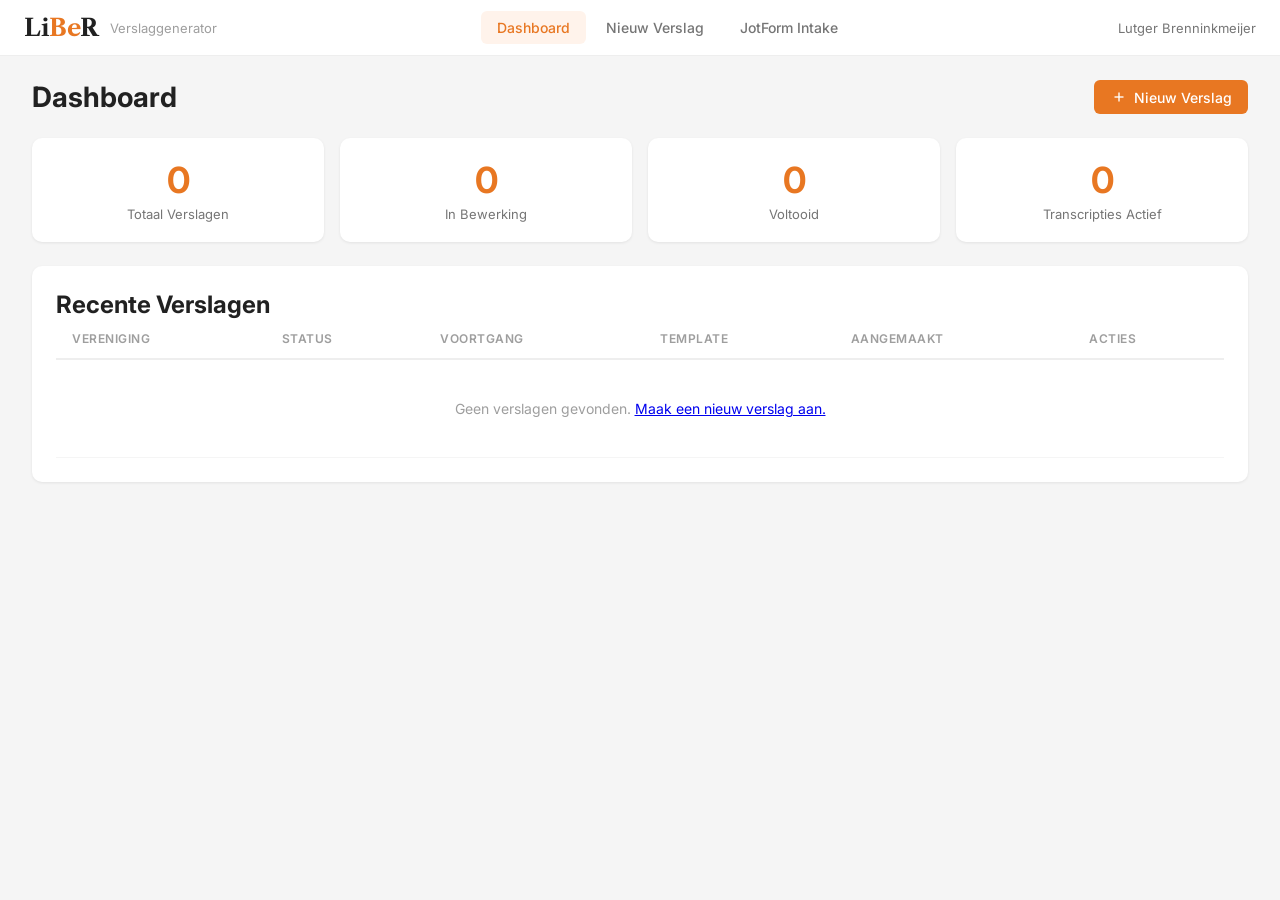
<file: verslaggenerator.html>
<!DOCTYPE html>
<html lang="nl">
<head>
  <meta charset="UTF-8">
  <meta name="viewport" content="width=device-width, initial-scale=1.0">
  <title>LiBeR Verslaggenerator</title>
  <link rel="stylesheet" href="css/style.css?v=12.7">
  <link rel="preconnect" href="https://fonts.googleapis.com">
  <link href="https://fonts.googleapis.com/css2?family=Inter:wght@300;400;500;600;700&family=Libre+Caslon+Text:ital,wght@0,400;0,700;1,400&display=swap" rel="stylesheet">
  <link href="https://fonts.googleapis.com/icon?family=Material+Symbols+Outlined" rel="stylesheet">
</head>
<body>
  <!-- TOP NAV -->
  <nav class="topnav">
    <div class="topnav-left">
      <span class="logo">Li<span class="logo-accent">Be</span>R</span>
      <span class="logo-sub">Verslaggenerator</span>
    </div>
    <div class="topnav-center">
      <a href="#" class="nav-link active" data-page="dashboard">Dashboard</a>
      <a href="#" class="nav-link" data-page="create">Nieuw Verslag</a>
      <a href="#" class="nav-link" data-page="jotform">JotForm Intake</a>
    </div>
    <div class="topnav-right">
      <span class="user-name">Lutger Brenninkmeijer</span>
    </div>
  </nav>

  <!-- PAGE: DASHBOARD -->
  <main id="page-dashboard" class="page active">
    <div class="dashboard-header">
      <h1>Dashboard</h1>
      <button class="btn btn-primary" onclick="navigateTo('create')">
        <span class="material-symbols-outlined">add</span> Nieuw Verslag
      </button>
    </div>

    <div class="stats-row">
      <div class="stat-card">
        <div class="stat-number" id="stat-total">0</div>
        <div class="stat-label">Totaal Verslagen</div>
      </div>
      <div class="stat-card">
        <div class="stat-number" id="stat-progress">0</div>
        <div class="stat-label">In Bewerking</div>
      </div>
      <div class="stat-card">
        <div class="stat-number" id="stat-done">0</div>
        <div class="stat-label">Voltooid</div>
      </div>
      <div class="stat-card">
        <div class="stat-number" id="stat-transcribing">0</div>
        <div class="stat-label">Transcripties Actief</div>
      </div>
    </div>

    <div class="card">
      <h2>Recente Verslagen</h2>
      <table class="report-table">
        <thead>
          <tr>
            <th>Vereniging</th>
            <th>Status</th>
            <th>Voortgang</th>
            <th>Template</th>
            <th>Aangemaakt</th>
            <th>Acties</th>
          </tr>
        </thead>
        <tbody id="reports-tbody">
          <tr class="empty-row">
            <td colspan="6">Geen verslagen gevonden. <a href="#" onclick="navigateTo('create')">Maak een nieuw verslag aan.</a></td>
          </tr>
        </tbody>
      </table>
    </div>
  </main>

  <!-- PAGE: CREATE NEW REPORT -->
  <main id="page-create" class="page">
    <div class="create-container">
      <h1>Nieuw Verslag Aanmaken</h1>
      <p class="subtitle">Volg de stappen om een nieuw MRA verslag te genereren vanuit een audio-opname.</p>

      <!-- STAP 1: Template -->
      <div class="card step-card">
        <div class="step-header">
          <span class="step-number">1</span>
          <h3>Template selecteren</h3>
        </div>
        <div class="step-body">
          <select id="template-select" class="form-select">
            <option value="rabobank_mra" selected>Rabobank MRA – Maatschappelijke Relevantie Analyse</option>
            <option value="knvb_intake">KNVB – Intake Verslag</option>
          </select>
          <p class="help-text">Selecteer het gewenste verslagtype voor de intake.</p>
        </div>
      </div>

      <!-- STAP 2: Audio Upload -->
      <div class="card step-card">
        <div class="step-header">
          <span class="step-number">2</span>
          <h3>Audio transcriptie uploaden</h3>
        </div>
        <div class="step-body">
          <div class="upload-zone" id="audio-drop-zone">
            <span class="material-symbols-outlined upload-icon">mic</span>
            <p>Sleep je audiobestand hierheen of klik om te selecteren</p>
            <p class="help-text">Ondersteunde formaten: MP3, WAV, M4A, AAC, OGG, FLAC – Max 500MB</p>
            <input type="file" id="audio-input" accept="audio/*" hidden>
          </div>
          <div id="audio-preview" class="file-preview" hidden>
            <span class="material-symbols-outlined">audio_file</span>
            <span id="audio-filename"></span>
            <button class="btn btn-ghost btn-sm" onclick="removeAudio()">
              <span class="material-symbols-outlined">close</span>
            </button>
          </div>
          <!-- Upload voortgang -->
          <div id="upload-progress" class="upload-progress" hidden>
            <div class="upload-progress-header">
              <span class="material-symbols-outlined spinning">cloud_upload</span>
              <span id="upload-progress-label">Audio uploaden...</span>
            </div>
            <div class="upload-progress-bar">
              <div class="upload-progress-fill" id="upload-progress-fill"></div>
            </div>
            <div class="upload-progress-detail" id="upload-progress-detail"></div>
          </div>
        </div>
      </div>

      <!-- STAP 3: Afbeeldingen -->
      <div class="card step-card">
        <div class="step-header">
          <span class="step-number">3</span>
          <h3>Afbeeldingen & Bijlagen <span class="optional-badge">optioneel</span></h3>
        </div>
        <div class="step-body">
          <div class="upload-zone upload-zone-sm" id="images-drop-zone">
            <span class="material-symbols-outlined upload-icon">photo_library</span>
            <p>Upload afbeeldingen voor het verslag</p>
            <input type="file" id="images-input" accept="image/*" multiple hidden>
          </div>
          <div id="images-grid" class="images-grid"></div>
        </div>
      </div>

      <!-- STAP 4: Basisgegevens -->
      <div class="card step-card">
        <div class="step-header">
          <span class="step-number">4</span>
          <h3>Basisgegevens</h3>
        </div>
        <div class="step-body">
          <div class="form-grid">
            <div class="form-group">
              <label for="field-vereniging">Naam Vereniging *</label>
              <input type="text" id="field-vereniging" class="form-input" placeholder="bijv. KV de Geuzen">
            </div>
            <div class="form-group">
              <label for="field-datum">Datum Intake *</label>
              <input type="date" id="field-datum" class="form-input">
            </div>
            <div class="form-group">
              <label for="field-contact">Contactpersoon</label>
              <input type="text" id="field-contact" class="form-input" placeholder="bijv. Ron Leegwater, Martine Hos">
            </div>
            <div class="form-group">
              <label for="field-onderwerp">Onderwerp</label>
              <input type="text" id="field-onderwerp" class="form-input" value="verslag intake">
            </div>
            <div class="form-group full-width">
              <label for="field-opgesteld">Opgesteld door</label>
              <input type="text" id="field-opgesteld" class="form-input" value="Lutger Brenninkmeijer">
            </div>
          </div>
        </div>
      </div>

      <div class="create-actions">
        <button class="btn btn-primary btn-lg" id="btn-create-report" onclick="createReport()">
          <span class="material-symbols-outlined">rocket_launch</span> Verslag Aanmaken
        </button>
      </div>
    </div>
  </main>

  <!-- PAGE: JOTFORM INTAKE -->
  <main id="page-jotform" class="page">
    <div class="create-container">
      <h1>JotForm Intake</h1>
      <p class="subtitle">Ontvangen audio-opnames via JotForm worden hier automatisch getranscribeerd en verwerkt tot verslagen.</p>

      <!-- OPTIE 1: Handmatige transcriptie inzending -->
      <div class="card step-card">
        <div class="step-header">
          <span class="step-number">1</span>
          <h3>Handmatige transcriptie invoeren <span class="optional-badge">optioneel</span></h3>
        </div>
        <div class="step-body">
          <div class="form-grid">
            <div class="form-group">
              <label for="jf-naam">Naam Vereniging *</label>
              <input type="text" id="jf-naam" class="form-input" placeholder="bijv. KV de Geuzen">
            </div>
            <div class="form-group">
              <label for="jf-datum">Datum</label>
              <input type="date" id="jf-datum" class="form-input">
            </div>
          </div>
          <div class="form-group" style="margin-top: 12px;">
            <label for="jf-transcriptie">Transcriptie tekst</label>
            <textarea id="jf-transcriptie" class="form-input form-textarea" rows="8" placeholder="Plak hier de transcriptie tekst..."></textarea>
          </div>
          <div class="create-actions" style="margin-top: 16px;">
            <button class="btn btn-primary" id="btn-submit-transcription" onclick="submitTranscription()">
              <span class="material-symbols-outlined">send</span> Transcriptie Indienen
            </button>
          </div>
        </div>
      </div>

      <!-- OVERZICHT: JotForm inzendingen -->
      <div class="card">
        <div class="dashboard-header" style="margin-bottom: 0;">
          <h2>Ontvangen Inzendingen</h2>
          <button class="btn btn-ghost" onclick="loadJotformSubmissions()">
            <span class="material-symbols-outlined">refresh</span> Verversen
          </button>
        </div>
        <table class="report-table">
          <thead>
            <tr>
              <th>Vereniging</th>
              <th>Bron</th>
              <th>Status</th>
              <th>Ontvangen</th>
              <th>Acties</th>
            </tr>
          </thead>
          <tbody id="jotform-tbody">
            <tr class="empty-row">
              <td colspan="5">Laden...</td>
            </tr>
          </tbody>
        </table>
      </div>

      <!-- WEBHOOK INFO -->
      <div class="card step-card">
        <div class="step-header">
          <span class="step-number"><span class="material-symbols-outlined">webhook</span></span>
          <h3>JotForm Webhook Configuratie</h3>
        </div>
        <div class="step-body">
          <p>Om JotForm automatisch audiobestanden te laten versturen naar LiBeR:</p>
          <ol class="webhook-steps">
            <li>Open je JotForm formulier in de Form Builder</li>
            <li>Ga naar <strong>Instellingen</strong> → <strong>Integraties</strong> → <strong>Webhooks</strong></li>
            <li>Voeg een nieuwe webhook toe met de URL:<br>
              <code class="webhook-url" id="webhook-url-display">Laden...</code>
              <button class="btn btn-ghost btn-sm" onclick="copyWebhookUrl()" title="Kopieer URL">
                <span class="material-symbols-outlined" style="font-size:16px">content_copy</span>
              </button>
            </li>
            <li>Zorg dat je formulier een <strong>Bestandsupload</strong> veld bevat voor de audio-opname</li>
            <li>Bij elke inzending wordt de audio automatisch gedownload, getranscribeerd en verwerkt</li>
          </ol>
        </div>
      </div>
    </div>
  </main>

  <!-- PAGE: EDITOR -->
  <main id="page-editor" class="page">
    <div class="editor-layout">
      <!-- Sidebar: Secties -->
      <aside class="editor-sidebar">
        <div class="sidebar-header">
          <h3>Secties</h3>
          <div class="progress-ring" id="section-progress">0/11</div>
        </div>
        <ul class="section-list" id="section-list"></ul>
        <div class="sidebar-footer">
          <button class="btn btn-primary btn-block" onclick="generateAllSections()">
            <span class="material-symbols-outlined">auto_awesome</span> Alles Genereren
          </button>
          <button class="btn btn-secondary btn-block" onclick="assembleAndPreview()">
            <span class="material-symbols-outlined">preview</span> Preview Verslag
          </button>
        </div>
      </aside>

      <!-- Center: Document Editor -->
      <div class="editor-main">
        <!-- Transcriptie status balk -->
        <!-- v12.4: Uitgebreide pipeline voortgangsbalk -->
        <div class="pipeline-tracker" id="pipeline-tracker" hidden>
          <div class="pipeline-header">
            <div class="pipeline-title">
              <span class="material-symbols-outlined spinning">settings</span>
              <span id="pipeline-step-label">Pipeline actief...</span>
            </div>
            <div class="pipeline-eta" id="pipeline-eta"></div>
          </div>
          <div class="pipeline-progress-bar">
            <div class="pipeline-progress-fill" id="pipeline-progress-fill" style="width: 0%"></div>
          </div>
          <div class="pipeline-steps" id="pipeline-steps"></div>
          <div class="pipeline-detail" id="pipeline-detail">
            <span class="pipeline-function" id="pipeline-function"></span>
            <span class="pipeline-elapsed" id="pipeline-elapsed"></span>
          </div>
        </div>

        <div class="editor-toolbar">
          <div class="toolbar-left">
            <button class="btn btn-ghost" onclick="navigateTo('dashboard')">
              <span class="material-symbols-outlined">arrow_back</span>
            </button>
            <h2 id="editor-title">Rabobank MRA – verslag intake</h2>
          </div>
          <div class="toolbar-right">
            <button class="btn btn-ghost" onclick="saveAllSections()">
              <span class="material-symbols-outlined">save</span> Opslaan
            </button>
            <button class="btn btn-secondary" onclick="assembleReport()">
              <span class="material-symbols-outlined">description</span> Exporteer Google Doc
            </button>
            <button class="btn btn-ghost btn-delete" onclick="deleteCurrentReport()" title="Verslag verwijderen">
              <span class="material-symbols-outlined">delete</span>
            </button>
          </div>
        </div>

        <div class="document-canvas" id="document-canvas">
          <!-- Dynamisch gevuld door JS -->
          <div class="document-page" id="doc-page">
            <div class="page-header">
              <span class="page-logo">Li<span class="logo-accent">Be</span>R</span>
              <div class="page-divider"></div>
            </div>
            <div id="section-content-area">
              <p class="placeholder-text">Selecteer een sectie in de zijbalk om te beginnen met bewerken, of klik op "Alles Genereren".</p>
            </div>
          </div>
        </div>
      </div>

      <!-- Right Panel: Afbeeldingen -->
      <aside class="editor-images-panel">
        <h3>Afbeeldingen</h3>
        <div class="upload-zone upload-zone-sm" id="editor-images-drop">
          <span class="material-symbols-outlined">add_photo_alternate</span>
          <p>Upload</p>
          <input type="file" id="editor-images-input" accept="image/*" multiple hidden>
        </div>
        <div id="editor-images-list" class="editor-images-list"></div>
      </aside>
    </div>
  </main>

  <!-- PAGE: PREVIEW -->
  <main id="page-preview" class="page">
    <div class="preview-toolbar">
      <button class="btn btn-ghost" onclick="navigateTo('editor')">
        <span class="material-symbols-outlined">arrow_back</span> Terug naar editor
      </button>
      <div class="preview-actions">
        <button class="btn btn-secondary" onclick="assembleReport()">
          <span class="material-symbols-outlined">description</span> Download Google Doc
        </button>
      </div>
    </div>
    <div class="preview-container" id="preview-container">
      <!-- Dynamisch gevuld door JS -->
    </div>
  </main>

  <!-- MODAL: Transcriptie voortgang -->
  <div class="modal-overlay" id="modal-transcription" hidden>
    <div class="modal">
      <h3><span class="material-symbols-outlined">mic</span> Transcriptie verwerken</h3>
      <div class="progress-bar-container">
        <div class="progress-bar" id="transcription-progress" style="width:0%"></div>
      </div>
      <p id="transcription-status">Audio wordt geüpload...</p>
      <p class="help-text">Dit kan enkele minuten duren afhankelijk van de lengte van de opname.</p>
    </div>
  </div>

  <!-- MODAL: Generatie voortgang -->
  <div class="modal-overlay" id="modal-generation" hidden>
    <div class="modal generation-modal">
      <div class="gen-header">
        <span class="material-symbols-outlined gen-icon spinning">auto_awesome</span>
        <div>
          <h3 id="gen-title">Secties genereren</h3>
          <p class="gen-subtitle" id="gen-subtitle">Bezig met verwerken...</p>
        </div>
      </div>

      <div class="gen-progress-wrap">
        <div class="progress-bar-container gen-bar">
          <div class="progress-bar" id="gen-progress-bar" style="width:0%"></div>
        </div>
        <span class="gen-percent" id="gen-percent">0%</span>
      </div>

      <div class="gen-stats">
        <div class="gen-stat">
          <span class="material-symbols-outlined">timer</span>
          <span id="gen-elapsed">0:00</span>
        </div>
        <div class="gen-stat">
          <span class="material-symbols-outlined">hourglass_top</span>
          <span id="gen-eta">Berekenen...</span>
        </div>
        <div class="gen-stat">
          <span class="material-symbols-outlined">check_circle</span>
          <span id="gen-counter">0 / 0</span>
        </div>
      </div>

      <div class="gen-steps" id="gen-steps"></div>

      <p class="gen-tip" id="gen-tip">AI analyseert de transcriptie en schrijft de inhoud...</p>
    </div>
  </div>

  <!-- TOAST NOTIFICATIONS -->
  <div class="toast-container" id="toast-container"></div>

  <script src="js/api.js?v=12.7"></script>
  <script src="js/app.js?v=12.7"></script>
  <script src="js/editor.js?v=12.7"></script>
  <script src="js/preview.js?v=12.7"></script>
</body>
</html>
</file>
<file: frontend/css/style.css>
/* ============================================
   LiBeR Verslaggenerator – Stylesheet
   ============================================ */

:root {
  --orange: #E87722;
  --orange-light: #FFF3EB;
  --orange-dark: #C4611A;
  --blue-rabo: #003082;
  --green: #2E7D32;
  --green-light: #E8F5E9;
  --red: #C62828;
  --red-light: #FFEBEE;
  --gray-50: #FAFAFA;
  --gray-100: #F5F5F5;
  --gray-200: #EEEEEE;
  --gray-300: #E0E0E0;
  --gray-400: #BDBDBD;
  --gray-500: #9E9E9E;
  --gray-600: #757575;
  --gray-700: #616161;
  --gray-800: #424242;
  --gray-900: #212121;
  --white: #FFFFFF;
  --shadow-sm: 0 1px 3px rgba(0,0,0,0.08);
  --shadow-md: 0 4px 12px rgba(0,0,0,0.1);
  --shadow-lg: 0 8px 24px rgba(0,0,0,0.12);
  --radius-sm: 6px;
  --radius-md: 10px;
  --radius-lg: 16px;
  --font-sans: 'Inter', -apple-system, BlinkMacSystemFont, sans-serif;
  --font-serif: 'Libre Caslon Text', Georgia, serif;
}

*, *::before, *::after { box-sizing: border-box; margin: 0; padding: 0; }

body {
  font-family: var(--font-sans);
  background: var(--gray-100);
  color: var(--gray-900);
  min-height: 100vh;
}

/* ---- TOPNAV ---- */
.topnav {
  display: flex;
  align-items: center;
  justify-content: space-between;
  background: var(--white);
  border-bottom: 1px solid var(--gray-200);
  padding: 0 24px;
  height: 56px;
  position: sticky;
  top: 0;
  z-index: 100;
}
.topnav-left { display: flex; align-items: center; gap: 12px; }
.topnav-center { display: flex; gap: 4px; }
.topnav-right { display: flex; align-items: center; gap: 12px; }
.logo {
  font-family: var(--font-serif);
  font-size: 24px;
  font-weight: 700;
  color: var(--gray-900);
  letter-spacing: -0.5px;
}
.logo-accent { color: var(--orange); }
.logo-sub { font-size: 13px; color: var(--gray-500); font-weight: 400; }
.nav-link {
  text-decoration: none;
  color: var(--gray-600);
  padding: 8px 16px;
  border-radius: var(--radius-sm);
  font-size: 14px;
  font-weight: 500;
  transition: all 0.15s;
}
.nav-link:hover { background: var(--gray-100); color: var(--gray-900); }
.nav-link.active { background: var(--orange-light); color: var(--orange); }
.user-name { font-size: 13px; color: var(--gray-600); }

/* ---- PAGES ---- */
.page { display: none; padding: 24px 32px; max-width: 1400px; margin: 0 auto; }
.page.active { display: block; }

/* ---- BUTTONS ---- */
.btn {
  display: inline-flex;
  align-items: center;
  gap: 6px;
  padding: 8px 16px;
  border: none;
  border-radius: var(--radius-sm);
  font-size: 14px;
  font-weight: 500;
  cursor: pointer;
  transition: all 0.15s;
  font-family: var(--font-sans);
}
.btn .material-symbols-outlined { font-size: 18px; }
.btn-primary { background: var(--orange); color: var(--white); }
.btn-primary:hover { background: var(--orange-dark); }
.btn-primary:disabled { background: var(--gray-300); cursor: not-allowed; }
.btn-secondary { background: var(--gray-200); color: var(--gray-800); }
.btn-secondary:hover { background: var(--gray-300); }
.btn-ghost { background: none; color: var(--gray-600); }
.btn-ghost:hover { background: var(--gray-100); }
.btn-sm { padding: 4px 8px; font-size: 12px; }
.btn-lg { padding: 12px 28px; font-size: 16px; }
.btn-block { width: 100%; justify-content: center; }
.btn-danger { background: var(--red); color: var(--white); }
.btn-success { background: var(--green); color: var(--white); }

/* ---- CARDS ---- */
.card {
  background: var(--white);
  border-radius: var(--radius-md);
  box-shadow: var(--shadow-sm);
  padding: 24px;
  margin-bottom: 20px;
}

/* ---- DASHBOARD ---- */
.dashboard-header {
  display: flex;
  justify-content: space-between;
  align-items: center;
  margin-bottom: 24px;
}
.dashboard-header h1 { font-size: 28px; font-weight: 700; }
.stats-row {
  display: grid;
  grid-template-columns: repeat(4, 1fr);
  gap: 16px;
  margin-bottom: 24px;
}
.stat-card {
  background: var(--white);
  border-radius: var(--radius-md);
  box-shadow: var(--shadow-sm);
  padding: 20px;
  text-align: center;
}
.stat-number { font-size: 36px; font-weight: 700; color: var(--orange); }
.stat-label { font-size: 13px; color: var(--gray-600); margin-top: 4px; }

/* ---- TABLE ---- */
.report-table { width: 100%; border-collapse: collapse; }
.report-table th {
  text-align: left;
  padding: 12px 16px;
  font-size: 12px;
  font-weight: 600;
  text-transform: uppercase;
  letter-spacing: 0.5px;
  color: var(--gray-500);
  border-bottom: 2px solid var(--gray-200);
}
.report-table td {
  padding: 14px 16px;
  font-size: 14px;
  border-bottom: 1px solid var(--gray-100);
}
.report-table tr:hover td { background: var(--gray-50); }
.empty-row td { text-align: center; color: var(--gray-500); padding: 40px; }
.status-badge {
  display: inline-flex;
  align-items: center;
  gap: 4px;
  padding: 3px 10px;
  border-radius: 20px;
  font-size: 12px;
  font-weight: 500;
}
.status-done { background: var(--green-light); color: var(--green); }
.status-progress { background: var(--orange-light); color: var(--orange); }
.status-error { background: var(--red-light); color: var(--red); }

/* ---- CREATE PAGE ---- */
.create-container { max-width: 800px; margin: 0 auto; }
.create-container h1 { font-size: 28px; font-weight: 700; margin-bottom: 8px; }
.subtitle { color: var(--gray-600); margin-bottom: 28px; font-size: 15px; }
.step-card { position: relative; }
.step-header {
  display: flex;
  align-items: center;
  gap: 12px;
  margin-bottom: 16px;
}
.step-number {
  display: flex;
  align-items: center;
  justify-content: center;
  width: 28px;
  height: 28px;
  border-radius: 50%;
  background: var(--orange);
  color: var(--white);
  font-size: 14px;
  font-weight: 700;
  flex-shrink: 0;
}
.step-header h3 { font-size: 16px; font-weight: 600; }
.step-body { padding-left: 40px; }
.optional-badge {
  font-size: 11px;
  background: var(--gray-200);
  color: var(--gray-600);
  padding: 2px 8px;
  border-radius: 10px;
  font-weight: 400;
}

/* ---- FORMS ---- */
.form-select, .form-input {
  width: 100%;
  padding: 10px 14px;
  border: 1px solid var(--gray-300);
  border-radius: var(--radius-sm);
  font-size: 14px;
  font-family: var(--font-sans);
  color: var(--gray-900);
  background: var(--white);
  transition: border-color 0.15s;
}
.form-select:focus, .form-input:focus {
  outline: none;
  border-color: var(--orange);
  box-shadow: 0 0 0 3px rgba(232,119,34,0.12);
}
.form-grid { display: grid; grid-template-columns: 1fr 1fr; gap: 16px; }
.form-group { display: flex; flex-direction: column; gap: 6px; }
.form-group label { font-size: 13px; font-weight: 600; color: var(--gray-700); }
.form-group.full-width { grid-column: span 2; }
.help-text { font-size: 12px; color: var(--gray-500); margin-top: 6px; }

/* ---- UPLOAD ZONE ---- */
.upload-zone {
  border: 2px dashed var(--gray-300);
  border-radius: var(--radius-md);
  padding: 40px;
  text-align: center;
  cursor: pointer;
  transition: all 0.2s;
}
.upload-zone:hover { border-color: var(--orange); background: var(--orange-light); }
.upload-zone.drag-over { border-color: var(--orange); background: var(--orange-light); }
.upload-zone-sm { padding: 20px; }
.upload-icon { font-size: 40px; color: var(--gray-400); margin-bottom: 8px; }
.upload-zone p { color: var(--gray-600); font-size: 14px; }

.file-preview {
  display: flex;
  align-items: center;
  gap: 10px;
  padding: 12px 16px;
  background: var(--gray-50);
  border-radius: var(--radius-sm);
  border: 1px solid var(--gray-200);
  margin-top: 12px;
}
.file-preview .material-symbols-outlined { color: var(--orange); }

.images-grid {
  display: grid;
  grid-template-columns: repeat(auto-fill, minmax(100px, 1fr));
  gap: 10px;
  margin-top: 12px;
}
.image-thumb {
  position: relative;
  aspect-ratio: 1;
  border-radius: var(--radius-sm);
  overflow: hidden;
  border: 1px solid var(--gray-200);
}
.image-thumb img { width: 100%; height: 100%; object-fit: cover; }
.image-thumb .remove-btn {
  position: absolute;
  top: 4px;
  right: 4px;
  width: 20px;
  height: 20px;
  border-radius: 50%;
  background: rgba(0,0,0,0.6);
  color: white;
  border: none;
  cursor: pointer;
  font-size: 12px;
  display: flex;
  align-items: center;
  justify-content: center;
}

.create-actions {
  display: flex;
  justify-content: center;
  padding: 20px 0 40px;
}

/* ---- EDITOR LAYOUT ---- */
.editor-layout {
  display: grid;
  grid-template-columns: 260px 1fr 240px;
  gap: 0;
  height: calc(100vh - 56px);
  max-width: none;
}
#page-editor { padding: 0; max-width: none; }
#page-editor.active { display: block; }

.editor-sidebar {
  background: var(--white);
  border-right: 1px solid var(--gray-200);
  display: flex;
  flex-direction: column;
  height: calc(100vh - 56px);
  overflow-y: auto;
}
.sidebar-header {
  display: flex;
  justify-content: space-between;
  align-items: center;
  padding: 16px 20px;
  border-bottom: 1px solid var(--gray-200);
}
.sidebar-header h3 { font-size: 15px; font-weight: 600; }
.progress-ring {
  font-size: 12px;
  font-weight: 600;
  color: var(--orange);
  background: var(--orange-light);
  padding: 3px 10px;
  border-radius: 12px;
}

.section-list {
  list-style: none;
  flex: 1;
  overflow-y: auto;
  padding: 8px;
}
.section-item {
  display: flex;
  align-items: center;
  gap: 10px;
  padding: 10px 12px;
  border-radius: var(--radius-sm);
  cursor: pointer;
  transition: all 0.15s;
  font-size: 13px;
}
.section-item:hover { background: var(--gray-100); }
.section-item.active { background: var(--orange-light); color: var(--orange); font-weight: 600; }
.section-dot {
  width: 8px;
  height: 8px;
  border-radius: 50%;
  flex-shrink: 0;
}
.section-dot.empty { background: var(--gray-300); }
.section-dot.generated { background: var(--green); }
.section-dot.editing { background: var(--orange); }

.sidebar-footer { padding: 12px; border-top: 1px solid var(--gray-200); display: flex; flex-direction: column; gap: 8px; }

/* ---- EDITOR MAIN ---- */
.editor-main {
  display: flex;
  flex-direction: column;
  height: calc(100vh - 56px);
  overflow: hidden;
  background: var(--gray-100);
}
.editor-toolbar {
  display: flex;
  justify-content: space-between;
  align-items: center;
  padding: 10px 20px;
  background: var(--white);
  border-bottom: 1px solid var(--gray-200);
}
.toolbar-left, .toolbar-right { display: flex; align-items: center; gap: 8px; }
.editor-toolbar h2 { font-size: 15px; font-weight: 500; color: var(--gray-700); }

.document-canvas {
  flex: 1;
  overflow-y: auto;
  padding: 24px;
  display: flex;
  justify-content: center;
}
.document-page {
  background: var(--white);
  width: 700px;
  min-height: 900px;
  box-shadow: var(--shadow-md);
  border-radius: 2px;
  padding: 48px 56px;
}
.page-header {
  display: flex;
  justify-content: space-between;
  align-items: center;
  margin-bottom: 8px;
}
.page-logo {
  font-family: var(--font-serif);
  font-size: 20px;
  font-weight: 700;
}
.page-divider {
  height: 3px;
  background: var(--orange);
  margin-bottom: 24px;
}
.placeholder-text { color: var(--gray-400); font-style: italic; text-align: center; padding: 60px 20px; }

/* ---- SECTION BLOCKS IN EDITOR ---- */
.section-block { margin-bottom: 28px; }
.section-block-header {
  display: flex;
  justify-content: space-between;
  align-items: center;
  margin-bottom: 12px;
}
.section-block-title {
  font-family: var(--font-serif);
  font-size: 16px;
  font-weight: 700;
  font-style: italic;
  color: var(--orange);
}
.section-block-actions { display: flex; gap: 4px; }
.section-block-content {
  min-height: 80px;
  padding: 12px;
  border: 1px solid var(--gray-200);
  border-radius: var(--radius-sm);
  font-size: 13px;
  line-height: 1.7;
  color: var(--gray-800);
  outline: none;
  transition: border-color 0.15s;
  white-space: pre-wrap;
}
.section-block-content:focus { border-color: var(--orange); }
.section-block-content:empty::before {
  content: attr(data-placeholder);
  color: var(--gray-400);
  font-style: italic;
}
.section-block-content.generating {
  background: repeating-linear-gradient(
    -45deg,
    var(--orange-light),
    var(--orange-light) 10px,
    var(--white) 10px,
    var(--white) 20px
  );
  background-size: 200% 200%;
  animation: shimmer 2s linear infinite;
}
@keyframes shimmer {
  0% { background-position: 0 0; }
  100% { background-position: 28px 0; }
}

/* Header fields table in editor */
.header-fields-table {
  width: 100%;
  border-collapse: collapse;
  margin-bottom: 16px;
}
.header-fields-table td {
  padding: 6px 10px;
  font-size: 13px;
  border: none;
}
.header-fields-table td:first-child {
  font-style: italic;
  color: var(--gray-600);
  width: 140px;
  font-weight: 500;
}
.header-fields-table input {
  width: 100%;
  border: 1px solid transparent;
  padding: 4px 8px;
  font-size: 13px;
  font-family: var(--font-sans);
  border-radius: 4px;
}
.header-fields-table input:hover { border-color: var(--gray-300); }
.header-fields-table input:focus { border-color: var(--orange); outline: none; }

/* ---- EDITOR IMAGES PANEL ---- */
.editor-images-panel {
  background: var(--white);
  border-left: 1px solid var(--gray-200);
  padding: 16px;
  height: calc(100vh - 56px);
  overflow-y: auto;
}
.editor-images-panel h3 { font-size: 14px; font-weight: 600; margin-bottom: 12px; }
.editor-images-list { margin-top: 12px; display: flex; flex-direction: column; gap: 8px; }
.editor-image-item {
  display: flex;
  gap: 8px;
  padding: 8px;
  background: var(--gray-50);
  border-radius: var(--radius-sm);
  border: 1px solid var(--gray-200);
}
.editor-image-item img { width: 48px; height: 48px; object-fit: cover; border-radius: 4px; }
.editor-image-info { flex: 1; font-size: 11px; }
.editor-image-info select {
  width: 100%;
  font-size: 11px;
  padding: 3px;
  margin-top: 4px;
  border: 1px solid var(--gray-300);
  border-radius: 4px;
}

/* ---- PREVIEW PAGE ---- */
#page-preview { padding: 0; max-width: none; }
#page-preview.active { display: block; }
.preview-toolbar {
  display: flex;
  justify-content: space-between;
  align-items: center;
  padding: 10px 24px;
  background: var(--white);
  border-bottom: 1px solid var(--gray-200);
}
.preview-actions { display: flex; gap: 8px; }
.preview-container {
  padding: 32px;
  display: flex;
  flex-direction: column;
  align-items: center;
  gap: 24px;
  background: var(--gray-200);
  min-height: calc(100vh - 56px - 52px);
  overflow-y: auto;
}

/* Preview pages look like printed paper */
.preview-page {
  background: var(--white);
  width: 700px;
  min-height: 990px;
  box-shadow: var(--shadow-lg);
  padding: 48px 56px;
  position: relative;
}
.preview-page-number {
  position: absolute;
  bottom: 20px;
  right: 30px;
  font-size: 11px;
  color: var(--gray-400);
}
.preview-page .page-divider { height: 3px; background: var(--orange); margin-bottom: 20px; }
.preview-page .page-logo {
  font-family: var(--font-serif);
  font-size: 18px;
  font-weight: 700;
  text-align: right;
  margin-bottom: 4px;
}

/* Preview content styles */
.preview-header-table { width: 100%; margin-bottom: 16px; }
.preview-header-table td { padding: 3px 8px; font-size: 12px; vertical-align: top; }
.preview-header-table td:first-child { font-style: italic; color: var(--gray-600); width: 120px; }
.preview-section-title {
  font-family: var(--font-serif);
  font-size: 14px;
  font-weight: 700;
  font-style: italic;
  color: var(--orange);
  margin: 16px 0 8px;
}
.preview-body { font-size: 11px; line-height: 1.65; color: var(--gray-800); }
.preview-body p { margin-bottom: 6px; }
.preview-two-col {
  display: grid;
  grid-template-columns: 1fr 1fr;
  gap: 20px;
  margin: 12px 0;
}
.preview-two-col h4 {
  font-family: var(--font-serif);
  font-size: 12px;
  font-weight: 700;
  font-style: italic;
  color: var(--orange);
  margin-bottom: 8px;
}
.preview-image-placeholder {
  background: var(--gray-100);
  border: 1px dashed var(--gray-300);
  border-radius: 4px;
  height: 150px;
  display: flex;
  align-items: center;
  justify-content: center;
  color: var(--gray-400);
  font-size: 12px;
}
.preview-rabo-watermark {
  position: absolute;
  bottom: 24px;
  left: 30px;
  font-size: 10px;
  color: var(--blue-rabo);
  opacity: 0.3;
  font-weight: 600;
}
.bijlage-images-grid {
  display: grid;
  grid-template-columns: 1fr 1fr;
  gap: 12px;
  margin-top: 12px;
}
.bijlage-images-grid .preview-image-placeholder { height: 180px; }

/* ---- MODAL ---- */
.modal-overlay {
  position: fixed;
  inset: 0;
  background: rgba(0,0,0,0.4);
  display: flex;
  align-items: center;
  justify-content: center;
  z-index: 200;
}
.modal-overlay[hidden] { display: none; }
.modal {
  background: var(--white);
  border-radius: var(--radius-lg);
  padding: 32px;
  width: 440px;
  box-shadow: var(--shadow-lg);
}
.modal h3 { display: flex; align-items: center; gap: 8px; margin-bottom: 20px; font-size: 18px; }
.progress-bar-container {
  height: 8px;
  background: var(--gray-200);
  border-radius: 4px;
  overflow: hidden;
  margin-bottom: 12px;
}
.progress-bar {
  height: 100%;
  background: var(--orange);
  border-radius: 4px;
  transition: width 0.5s;
}

/* ---- TOAST ---- */
.toast-container {
  position: fixed;
  bottom: 24px;
  right: 24px;
  z-index: 300;
  display: flex;
  flex-direction: column;
  gap: 8px;
}
.toast {
  background: var(--gray-900);
  color: var(--white);
  padding: 12px 20px;
  border-radius: var(--radius-sm);
  font-size: 13px;
  box-shadow: var(--shadow-md);
  animation: slideIn 0.3s ease;
}
.toast.success { background: var(--green); }
.toast.error { background: var(--red); }
@keyframes slideIn {
  from { transform: translateX(40px); opacity: 0; }
  to { transform: translateX(0); opacity: 1; }
}

/* ---- RESPONSIVE ---- */
@media (max-width: 1024px) {
  .editor-layout { grid-template-columns: 220px 1fr; }
  .editor-images-panel { display: none; }
  .stats-row { grid-template-columns: repeat(2, 1fr); }
}
@media (max-width: 768px) {
  .editor-layout { grid-template-columns: 1fr; }
  .editor-sidebar { display: none; }
  .form-grid { grid-template-columns: 1fr; }
  .form-group.full-width { grid-column: span 1; }
  .stats-row { grid-template-columns: 1fr 1fr; }
}
</file>
<file: css/landing.css>
/* ============================================
   LiBeR Landing Page v2 – Modern Edition 2026
   Latest CSS skills: scroll-driven animations,
   container queries, view transitions, modern
   selectors, clamp(), has(), color-mix()
   ============================================ */

:root {
  --orange: #E87722;
  --orange-light: #FFF3EB;
  --orange-dark: #C4611A;
  --orange-glow: rgba(232, 119, 34, 0.25);
  --green-field: #2D5A27;
  --gray-50: #FAFAFA;
  --gray-100: #F5F5F5;
  --gray-200: #EEEEEE;
  --gray-300: #E0E0E0;
  --gray-400: #BDBDBD;
  --gray-500: #9E9E9E;
  --gray-600: #757575;
  --gray-700: #616161;
  --gray-800: #424242;
  --gray-900: #212121;
  --white: #FFFFFF;
  --shadow-sm: 0 1px 3px rgba(0,0,0,0.08);
  --shadow-md: 0 4px 12px rgba(0,0,0,0.1);
  --shadow-lg: 0 8px 24px rgba(0,0,0,0.12);
  --shadow-xl: 0 16px 48px rgba(0,0,0,0.15);
  --radius-sm: 6px;
  --radius-md: 10px;
  --radius-lg: 16px;
  --radius-xl: 24px;
  --font-sans: 'Inter', -apple-system, BlinkMacSystemFont, sans-serif;
  --font-serif: 'Libre Caslon Text', Georgia, serif;
}

*, *::before, *::after { box-sizing: border-box; margin: 0; padding: 0; }

html { scroll-behavior: smooth; }

body {
  font-family: var(--font-sans);
  background: var(--white);
  color: var(--gray-900);
  line-height: 1.6;
  overflow-x: hidden;
}

a { color: var(--orange); text-decoration: none; }
a:hover { color: var(--orange-dark); }

.accent { color: var(--orange); }

/* ---- SCROLL-DRIVEN REVEAL ANIMATIONS ---- */
.fade-in,
.fade-in-left,
.fade-in-right,
.service-card,
.partner-card,
.publication-card,
.ny-card {
  opacity: 0;
  transform: translateY(30px);
  transition: opacity 0.7s cubic-bezier(0.16, 1, 0.3, 1), transform 0.7s cubic-bezier(0.16, 1, 0.3, 1);
}

.fade-in-left { transform: translateX(-40px); }
.fade-in-right { transform: translateX(40px); }

.fade-in.visible,
.fade-in-left.visible,
.fade-in-right.visible,
.service-card.visible,
.partner-card.visible,
.publication-card.visible,
.ny-card.visible {
  opacity: 1;
  transform: translate(0);
}

.service-card:nth-child(2) { transition-delay: 0.08s; }
.service-card:nth-child(3) { transition-delay: 0.16s; }
.service-card:nth-child(4) { transition-delay: 0.24s; }
.service-card:nth-child(5) { transition-delay: 0.32s; }
.service-card:nth-child(6) { transition-delay: 0.40s; }

.partner-card:nth-child(2) { transition-delay: 0.04s; }
.partner-card:nth-child(3) { transition-delay: 0.08s; }
.partner-card:nth-child(4) { transition-delay: 0.12s; }
.partner-card:nth-child(5) { transition-delay: 0.16s; }
.partner-card:nth-child(6) { transition-delay: 0.20s; }

.ny-card:nth-child(n) { transition-delay: calc(var(--i, 0) * 0.03s); }

.publication-card:nth-child(1) { transition-delay: 0s; }
.publication-card:nth-child(2) { transition-delay: 0.06s; }
.publication-card:nth-child(3) { transition-delay: 0.12s; }
.publication-card:nth-child(4) { transition-delay: 0.18s; }

/* ---- NAVIGATION (Glassmorphism) ---- */
.nav {
  position: fixed;
  top: 0;
  left: 0;
  right: 0;
  z-index: 1000;
  background: transparent;
  border-bottom: 1px solid transparent;
  transition: all 0.4s cubic-bezier(0.16, 1, 0.3, 1);
}

.nav-scrolled {
  background: rgba(255, 255, 255, 0.8);
  backdrop-filter: blur(20px) saturate(180%);
  -webkit-backdrop-filter: blur(20px) saturate(180%);
  border-bottom-color: rgba(0, 0, 0, 0.06);
  box-shadow: 0 1px 3px rgba(0, 0, 0, 0.04), 0 4px 24px rgba(0, 0, 0, 0.04);
}

.nav-inner {
  max-width: 1200px;
  margin: 0 auto;
  padding: 0 24px;
  height: 64px;
  display: flex;
  align-items: center;
  justify-content: space-between;
}

.nav-logo {
  text-decoration: none;
  display: flex;
  align-items: center;
}

.nav-logo-img {
  height: 40px;
  width: auto;
  transition: opacity 0.4s;
}

.nav-logo-white { opacity: 1; }
.nav-logo-orange { opacity: 0; position: absolute; }

.nav-scrolled .nav-logo-white { opacity: 0; }
.nav-scrolled .nav-logo-orange { opacity: 1; }

.nav-links {
  display: flex;
  gap: 4px;
}

.nav-links a {
  color: rgba(255,255,255,0.85);
  font-size: 14px;
  font-weight: 500;
  padding: 8px 16px;
  border-radius: var(--radius-sm);
  text-decoration: none;
  transition: all 0.2s;
  position: relative;
}

.nav-links a::after {
  content: '';
  position: absolute;
  bottom: 4px;
  left: 50%;
  width: 0;
  height: 2px;
  background: var(--orange);
  border-radius: 1px;
  transition: width 0.3s, left 0.3s;
}

.nav-links a:hover::after {
  width: calc(100% - 32px);
  left: 16px;
}

.nav-links a:hover {
  background: rgba(255,255,255,0.12);
  color: var(--white);
}

.nav-scrolled .nav-links a {
  color: var(--gray-600);
}

.nav-scrolled .nav-links a:hover {
  background: var(--orange-light);
  color: var(--orange);
}

.nav-scrolled .nav-links a:hover::after {
  background: var(--orange);
}

.nav-toggle {
  display: none;
  background: none;
  border: none;
  cursor: pointer;
  color: var(--white);
  transition: color 0.3s;
}

.nav-scrolled .nav-toggle { color: var(--gray-700); }

/* ---- BUTTONS ---- */
.btn {
  display: inline-flex;
  align-items: center;
  gap: 8px;
  padding: 10px 20px;
  border: none;
  border-radius: var(--radius-sm);
  font-size: 14px;
  font-weight: 500;
  cursor: pointer;
  transition: all 0.25s cubic-bezier(0.16, 1, 0.3, 1);
  font-family: var(--font-sans);
  text-decoration: none;
  position: relative;
  overflow: hidden;
}

.btn .material-symbols-outlined { font-size: 18px; }

.btn-primary {
  background: var(--orange);
  color: var(--white);
}

.btn-primary::before {
  content: '';
  position: absolute;
  inset: 0;
  background: linear-gradient(135deg, rgba(255,255,255,0.2), transparent);
  opacity: 0;
  transition: opacity 0.3s;
}

.btn-primary:hover::before { opacity: 1; }

.btn-primary:hover {
  background: var(--orange-dark);
  color: var(--white);
  transform: translateY(-2px);
  box-shadow: 0 6px 20px var(--orange-glow);
}

.btn-outline-white {
  background: transparent;
  color: var(--white);
  border: 2px solid rgba(255,255,255,0.5);
}

.btn-outline-white:hover {
  background: rgba(255,255,255,0.12);
  border-color: var(--white);
  color: var(--white);
  transform: translateY(-2px);
}

.btn-lg {
  padding: 14px 28px;
  font-size: 16px;
  border-radius: var(--radius-md);
}

/* ---- HERO (Cinematic with animated shapes) ---- */
.hero {
  position: relative;
  min-height: 100vh;
  min-height: 100dvh;
  display: flex;
  flex-direction: column;
  justify-content: center;
  align-items: center;
  background:
    linear-gradient(160deg, rgba(20, 20, 25, 0.85) 0%, rgba(232, 119, 34, 0.3) 50%, rgba(20, 20, 25, 0.8) 100%),
    url('https://images.unsplash.com/photo-1560090995-01632a28895b?w=1600&h=900&fit=crop') center/cover no-repeat;
  overflow: hidden;
}

.hero-overlay {
  position: absolute;
  inset: 0;
  background:
    radial-gradient(ellipse at 20% 50%, rgba(232, 119, 34, 0.15) 0%, transparent 60%),
    radial-gradient(ellipse at 80% 20%, rgba(45, 90, 39, 0.1) 0%, transparent 50%),
    linear-gradient(180deg, rgba(0,0,0,0.2) 0%, rgba(0,0,0,0.6) 100%);
}

/* ---- Floating geometric shapes ---- */
.hero-shapes {
  position: absolute;
  inset: 0;
  z-index: 1;
  overflow: hidden;
  pointer-events: none;
}

.hero-shape {
  position: absolute;
  border-radius: 50%;
  opacity: 0;
  animation: shapeFloat 20s ease-in-out infinite, shapeFadeIn 2s ease forwards;
}

.hero-shape-1 {
  width: 500px;
  height: 500px;
  background: radial-gradient(circle, rgba(232, 119, 34, 0.2), transparent 70%);
  top: -10%;
  right: -5%;
  animation-delay: 0s;
  filter: blur(40px);
}

.hero-shape-2 {
  width: 300px;
  height: 300px;
  background: radial-gradient(circle, rgba(45, 90, 39, 0.15), transparent 70%);
  bottom: 10%;
  left: -3%;
  animation-delay: -7s;
  animation-direction: reverse;
  filter: blur(30px);
}

.hero-shape-3 {
  width: 120px;
  height: 120px;
  border: 2px solid rgba(232, 119, 34, 0.15);
  border-radius: 30% 70% 70% 30% / 30% 30% 70% 70%;
  top: 20%;
  left: 10%;
  animation-delay: -3s;
  animation-duration: 15s;
  background: none;
  filter: none;
}

.hero-shape-4 {
  width: 80px;
  height: 80px;
  border: 1px solid rgba(255, 255, 255, 0.08);
  border-radius: 50%;
  top: 35%;
  right: 12%;
  animation-delay: -5s;
  animation-duration: 18s;
  background: none;
  filter: none;
}

.hero-shape-5 {
  width: 200px;
  height: 200px;
  background: radial-gradient(circle, rgba(232, 119, 34, 0.08), transparent 70%);
  bottom: 25%;
  right: 20%;
  animation-delay: -12s;
  filter: blur(20px);
}

@keyframes shapeFloat {
  0%, 100% { transform: translate(0, 0) rotate(0deg) scale(1); }
  25% { transform: translate(30px, -40px) rotate(5deg) scale(1.05); }
  50% { transform: translate(-20px, 20px) rotate(-3deg) scale(0.97); }
  75% { transform: translate(15px, 30px) rotate(4deg) scale(1.03); }
}

@keyframes shapeFadeIn {
  from { opacity: 0; }
  to { opacity: 1; }
}

/* ---- Hero content with staggered word animation ---- */
.hero-content {
  position: relative;
  z-index: 2;
  max-width: 800px;
  text-align: center;
  padding: 140px 24px 60px;
}

.hero-tagline {
  font-size: clamp(11px, 1.2vw, 14px);
  font-weight: 600;
  text-transform: uppercase;
  letter-spacing: 4px;
  color: var(--orange);
  margin-bottom: 24px;
  display: flex;
  align-items: center;
  justify-content: center;
  gap: 16px;
  opacity: 0;
  animation: fadeInUp 0.8s ease 0.3s forwards;
}

.hero-tagline-line {
  display: inline-block;
  width: 40px;
  height: 1px;
  background: var(--orange);
  opacity: 0;
  animation: lineGrow 0.6s ease 0.8s forwards;
}

@keyframes lineGrow {
  from { width: 0; opacity: 0; }
  to { width: 40px; opacity: 1; }
}

/* Animated title: words reveal one by one */
.hero-title-animated {
  font-family: var(--font-serif);
  font-size: clamp(42px, 6.5vw, 72px);
  line-height: 1.1;
  color: var(--white);
  margin-bottom: 28px;
}

.hero-title-line {
  display: block;
  overflow: hidden;
}

.hero-title-word {
  display: inline-block;
  opacity: 0;
  transform: translateY(100%);
  animation: wordReveal 0.8s cubic-bezier(0.16, 1, 0.3, 1) forwards;
}

.hero-title-line:first-child .hero-title-word:nth-child(1) { animation-delay: 0.5s; }
.hero-title-line:first-child .hero-title-word:nth-child(2) { animation-delay: 0.65s; }
.hero-title-line:first-child .hero-title-word:nth-child(3) { animation-delay: 0.8s; }
.hero-title-line:last-child .hero-title-word { animation-delay: 1.0s; }

@keyframes wordReveal {
  from { opacity: 0; transform: translateY(100%); }
  to { opacity: 1; transform: translateY(0); }
}

/* Accent word with glow */
.accent-word {
  color: var(--orange);
  position: relative;
  text-shadow: 0 0 40px rgba(232, 119, 34, 0.3);
}

.accent-word::after {
  content: '';
  position: absolute;
  bottom: 4px;
  left: 0;
  width: 100%;
  height: 5px;
  background: linear-gradient(90deg, var(--orange), var(--orange-dark));
  border-radius: 3px;
  transform: scaleX(0);
  transform-origin: left;
  animation: underlineReveal 0.8s cubic-bezier(0.16, 1, 0.3, 1) 1.4s forwards;
}

@keyframes underlineReveal {
  to { transform: scaleX(1); }
}

.hero-sub {
  font-size: clamp(16px, 1.8vw, 20px);
  color: rgba(255,255,255,0.8);
  line-height: 1.7;
  margin-bottom: 40px;
  max-width: 600px;
  margin-left: auto;
  margin-right: auto;
  opacity: 0;
  animation: fadeInUp 0.8s ease 1.2s forwards;
}

@keyframes fadeInUp {
  from { opacity: 0; transform: translateY(24px); }
  to { opacity: 1; transform: translateY(0); }
}

.hero-actions {
  display: flex;
  gap: 16px;
  justify-content: center;
  flex-wrap: wrap;
  opacity: 0;
  animation: fadeInUp 0.8s ease 1.5s forwards;
}

/* Glowing button */
.btn-glow {
  position: relative;
}

.btn-glow::after {
  content: '';
  position: absolute;
  inset: -3px;
  border-radius: inherit;
  background: linear-gradient(135deg, var(--orange), var(--orange-dark));
  z-index: -1;
  opacity: 0;
  filter: blur(12px);
  transition: opacity 0.4s;
}

.btn-glow:hover::after {
  opacity: 0.6;
}

/* Hero stat bar (glass morphism) */
.hero-stat-bar {
  position: relative;
  z-index: 2;
  display: flex;
  gap: 0;
  background: rgba(255,255,255,0.06);
  backdrop-filter: blur(24px) saturate(150%);
  -webkit-backdrop-filter: blur(24px) saturate(150%);
  border: 1px solid rgba(255,255,255,0.1);
  border-radius: var(--radius-xl);
  padding: 8px;
  margin: 40px 24px 100px;
  max-width: 700px;
  opacity: 0;
  animation: fadeInUp 0.8s ease 1.8s forwards;
}

.hero-stat {
  flex: 1;
  text-align: center;
  padding: 20px 16px;
  border-radius: var(--radius-lg);
  transition: all 0.3s;
}

.hero-stat:hover {
  background: rgba(255,255,255,0.1);
}

.hero-stat-number {
  display: block;
  font-family: var(--font-serif);
  font-size: clamp(28px, 3vw, 36px);
  font-weight: 700;
  color: var(--orange);
  line-height: 1;
  margin-bottom: 6px;
}

.hero-stat-label {
  font-size: 13px;
  color: rgba(255,255,255,0.6);
  font-weight: 500;
  letter-spacing: 0.3px;
}

/* ---- Scroll hint bounce ---- */
.hero-scroll-hint {
  position: absolute;
  bottom: 220px;
  left: 50%;
  transform: translateX(-50%);
  z-index: 4;
  opacity: 0;
  animation: fadeInUp 0.6s ease 2.5s forwards;
}

.hero-scroll-icon {
  font-size: 32px;
  color: rgba(255,255,255,0.5);
  animation: scrollBounce 2s ease-in-out infinite;
}

@keyframes scrollBounce {
  0%, 100% { transform: translateY(0); opacity: 0.5; }
  50% { transform: translateY(10px); opacity: 1; }
}

/* ---- Hero → Diensten multi-layer transition ---- */
.hero-transition {
  position: absolute;
  bottom: -2px;
  left: 0;
  right: 0;
  z-index: 3;
  line-height: 0;
}

.hero-transition-svg {
  display: block;
  width: 100%;
  height: clamp(100px, 15vw, 200px);
}

/* Parallax effect on transition layers */
.hero-transition path:nth-child(2) {
  animation: waveShift1 8s ease-in-out infinite alternate;
}

.hero-transition path:nth-child(3) {
  animation: waveShift2 6s ease-in-out infinite alternate;
}

@keyframes waveShift1 {
  0% { transform: translateX(0); }
  100% { transform: translateX(-15px); }
}

@keyframes waveShift2 {
  0% { transform: translateX(0); }
  100% { transform: translateX(10px); }
}

.wave-divider-up {
  position: relative;
  margin-top: -1px;
}

.wave-divider-up svg {
  display: block;
  width: 100%;
  height: 60px;
}

/* ---- SECTIONS ---- */
.section {
  padding: clamp(64px, 8vw, 96px) 24px;
  position: relative;
}

.section-alt {
  background: var(--gray-50);
}

.section-inner {
  max-width: 1200px;
  margin: 0 auto;
}

.section-title {
  font-family: var(--font-serif);
  font-size: clamp(32px, 4vw, 42px);
  text-align: center;
  margin-bottom: 12px;
  color: var(--gray-900);
}

.section-sub {
  text-align: center;
  color: var(--gray-500);
  font-size: clamp(16px, 1.6vw, 18px);
  margin-bottom: 56px;
  max-width: 600px;
  margin-left: auto;
  margin-right: auto;
}

/* ---- SERVICES GRID (Container queries) ---- */
.services-grid {
  display: grid;
  grid-template-columns: repeat(auto-fit, minmax(min(100%, 320px), 1fr));
  gap: 24px;
}

.service-card {
  background: linear-gradient(180deg, var(--white) 0%, var(--gray-50) 100%);
  border: 1px solid var(--gray-200);
  border-radius: var(--radius-lg);
  padding: 36px 28px;
  transition: all 0.4s cubic-bezier(0.16, 1, 0.3, 1);
  position: relative;
  overflow: hidden;
  container-type: inline-size;
}

.service-card::before {
  content: '';
  position: absolute;
  top: 0;
  left: 0;
  right: 0;
  height: 4px;
  background: linear-gradient(90deg, var(--orange), var(--orange-dark));
  transform: scaleX(0);
  transform-origin: left;
  transition: transform 0.4s cubic-bezier(0.16, 1, 0.3, 1);
}

.service-card:hover {
  border-color: var(--orange);
  box-shadow: 0 8px 30px rgba(232, 119, 34, 0.12), 0 2px 8px rgba(0, 0, 0, 0.06);
  transform: translateY(-8px);
}

.service-card:hover::before {
  transform: scaleX(1);
}

.service-icon {
  width: 56px;
  height: 56px;
  background: linear-gradient(135deg, var(--orange-light), rgba(232,119,34,0.12));
  border-radius: var(--radius-md);
  display: flex;
  align-items: center;
  justify-content: center;
  margin-bottom: 20px;
  transition: all 0.4s cubic-bezier(0.16, 1, 0.3, 1);
}

.service-card:hover .service-icon {
  background: var(--orange);
  transform: scale(1.1) rotate(-3deg);
  box-shadow: 0 4px 16px var(--orange-glow);
}

.service-card:hover .service-icon .material-symbols-outlined {
  color: var(--white);
}

.service-icon .material-symbols-outlined {
  font-size: 26px;
  color: var(--orange);
  transition: color 0.3s;
}

.service-card h3 {
  font-size: 18px;
  font-weight: 600;
  margin-bottom: 10px;
  color: var(--gray-900);
}

.service-card p {
  font-size: 14px;
  color: var(--gray-600);
  line-height: 1.7;
}

/* ---- ABOUT ---- */
.about-layout {
  display: grid;
  grid-template-columns: 1fr 1fr;
  gap: 64px;
  align-items: start;
}

.about-text .section-title {
  text-align: left;
}

.about-intro {
  font-size: 18px;
  color: var(--gray-700);
  line-height: 1.7;
  margin-bottom: 16px;
}

.about-text p {
  color: var(--gray-600);
  margin-bottom: 16px;
  line-height: 1.7;
}

.about-highlights {
  display: flex;
  flex-direction: column;
  gap: 12px;
  margin-top: 28px;
}

.highlight {
  display: flex;
  align-items: center;
  gap: 12px;
  font-weight: 500;
  color: var(--gray-800);
  padding: 10px 16px;
  border-radius: var(--radius-sm);
  transition: all 0.25s cubic-bezier(0.16, 1, 0.3, 1);
}

.highlight:hover {
  background: var(--orange-light);
  transform: translateX(4px);
}

.highlight .material-symbols-outlined {
  color: var(--orange);
  font-size: 22px;
}

/* About image with modern hover */
.about-image {
  margin-bottom: 24px;
  border-radius: var(--radius-lg);
  overflow: hidden;
  box-shadow: var(--shadow-lg);
  position: relative;
}

.about-image::after {
  content: '';
  position: absolute;
  inset: 0;
  background: linear-gradient(135deg, rgba(232, 119, 34, 0.1), transparent);
  opacity: 0;
  transition: opacity 0.4s;
}

.about-image:hover::after { opacity: 1; }

.about-photo {
  width: 100%;
  height: 280px;
  object-fit: cover;
  display: block;
  transition: transform 0.6s cubic-bezier(0.16, 1, 0.3, 1);
}

.about-image:hover .about-photo {
  transform: scale(1.05);
}

.about-card {
  background: var(--white);
  border-radius: var(--radius-lg);
  padding: 36px;
  box-shadow: var(--shadow-lg);
  border-left: 4px solid var(--orange);
  position: relative;
  transition: transform 0.3s;
}

.about-card:hover {
  transform: translateY(-4px);
}

.about-card-icon {
  margin-bottom: 16px;
}

.about-card-icon .material-symbols-outlined {
  font-size: 40px;
  color: var(--orange);
  opacity: 0.3;
}

.about-card blockquote {
  font-family: var(--font-serif);
  font-style: italic;
  font-size: 18px;
  line-height: 1.6;
  color: var(--gray-800);
  margin-bottom: 16px;
}

.about-card cite {
  font-style: normal;
  font-size: 14px;
  color: var(--gray-500);
  font-weight: 500;
}

/* ---- ANIMATED VERTICAL TIMELINE ---- */
.vtl {
  position: relative;
  max-width: 900px;
  margin: 0 auto;
  padding: 20px 0;
}

.vtl-track {
  position: absolute;
  left: 50%;
  top: 0;
  bottom: 0;
  width: 4px;
  background: var(--gray-200);
  margin-left: -2px;
  z-index: 0;
  border-radius: 2px;
}

.vtl-progress {
  width: 100%;
  height: 0;
  background: linear-gradient(180deg, var(--orange), var(--orange-dark));
  transition: height 0.15s linear;
  border-radius: 2px;
}

.vtl-item {
  display: flex;
  align-items: flex-start;
  margin-bottom: 32px;
  position: relative;
  opacity: 0;
  transition: opacity 0.8s cubic-bezier(0.16, 1, 0.3, 1), transform 0.8s cubic-bezier(0.16, 1, 0.3, 1);
}

.vtl-left {
  flex-direction: row-reverse;
  transform: translateX(-30px);
}

.vtl-right {
  flex-direction: row;
  transform: translateX(30px);
}

.vtl-item.vtl-visible {
  opacity: 1;
  transform: translateX(0) !important;
}

.vtl-dot {
  position: absolute;
  left: 50%;
  top: 8px;
  width: 20px;
  height: 20px;
  margin-left: -10px;
  background: var(--white);
  border: 4px solid var(--orange);
  border-radius: 50%;
  z-index: 2;
  box-shadow: 0 0 0 4px rgba(232,119,34,0.12);
  transition: all 0.4s cubic-bezier(0.16, 1, 0.3, 1);
}

.vtl-dot span { display: none; }

.vtl-item.vtl-visible .vtl-dot {
  animation: dotPop 0.5s cubic-bezier(0.16, 1, 0.3, 1) both;
}

@keyframes dotPop {
  0% { transform: scale(0); }
  60% { transform: scale(1.3); }
  100% { transform: scale(1); }
}

.vtl-item:hover .vtl-dot {
  background: var(--orange);
  transform: scale(1.3);
  box-shadow: 0 0 0 6px rgba(232,119,34,0.2), 0 0 24px var(--orange-glow);
}

.vtl-card {
  width: calc(50% - 40px);
  background: var(--white);
  border: 1px solid var(--gray-200);
  border-radius: var(--radius-lg);
  padding: 24px 28px;
  transition: all 0.35s cubic-bezier(0.16, 1, 0.3, 1);
  position: relative;
}

.vtl-left .vtl-card {
  margin-right: auto;
  text-align: right;
}

.vtl-right .vtl-card {
  margin-left: auto;
  text-align: left;
}

.vtl-card:hover {
  border-color: var(--orange);
  box-shadow: 0 8px 24px rgba(0,0,0,0.1), 0 0 0 1px rgba(232,119,34,0.1);
  transform: translateY(-4px);
}

.vtl-card-highlight {
  background: linear-gradient(135deg, #fff8f2, #ffffff);
  border-color: var(--orange);
  box-shadow: 0 4px 20px rgba(232,119,34,0.12);
}

.vtl-year {
  font-family: var(--font-serif);
  font-size: 28px;
  font-weight: 700;
  color: var(--orange);
  margin-bottom: 8px;
  line-height: 1;
}

.vtl-card h4 {
  font-size: 17px;
  font-weight: 600;
  color: var(--gray-900);
  margin-bottom: 8px;
  line-height: 1.3;
}

.vtl-card p {
  font-size: 14px;
  color: var(--gray-600);
  line-height: 1.7;
  margin-bottom: 12px;
}

.vtl-badge {
  display: inline-block;
  font-size: 12px;
  font-weight: 600;
  color: var(--orange);
  background: var(--orange-light);
  padding: 4px 12px;
  border-radius: 50px;
  transition: all 0.2s;
}

.vtl-card:hover .vtl-badge {
  background: var(--orange);
  color: var(--white);
}

/* ---- CLUBS GRID ---- */
.clubs-grid {
  display: flex;
  flex-wrap: wrap;
  gap: 10px;
  justify-content: center;
  margin-bottom: 56px;
}

/* ---- LOGO GRID ---- */
.clubs-logo-grid {
  display: grid;
  grid-template-columns: repeat(auto-fill, minmax(110px, 1fr));
  gap: 18px;
  justify-items: center;
  margin-bottom: 56px;
  max-width: 1000px;
  margin-left: auto;
  margin-right: auto;
}

.club-logo {
  width: 110px;
  height: 110px;
  background: var(--white);
  border: 1px solid var(--gray-200);
  border-radius: 16px;
  display: flex;
  align-items: center;
  justify-content: center;
  padding: 14px;
  transition: all 0.25s cubic-bezier(0.16, 1, 0.3, 1);
  overflow: hidden;
}

.club-logo img {
  max-width: 100%;
  max-height: 100%;
  object-fit: contain;
}

.club-logo:hover {
  border-color: var(--orange);
  transform: translateY(-3px);
  box-shadow: 0 6px 20px rgba(232, 119, 34, 0.12);
}

.club-logo.no-logo {
  font-size: 11px;
  font-weight: 600;
  color: var(--gray-600);
  text-align: center;
  line-height: 1.3;
  padding: 10px;
}

@media (max-width: 600px) {
  .clubs-logo-grid {
    grid-template-columns: repeat(auto-fill, minmax(85px, 1fr));
    gap: 12px;
  }
  .club-logo {
    width: 85px;
    height: 85px;
    padding: 10px;
    border-radius: 12px;
  }
  .club-logo.no-logo {
    font-size: 10px;
  }
}

.club-tag {
  background: var(--white);
  border: 1px solid var(--gray-200);
  border-radius: 50px;
  padding: 10px 20px;
  font-size: 14px;
  font-weight: 500;
  color: var(--gray-700);
  transition: all 0.25s cubic-bezier(0.16, 1, 0.3, 1);
}

.club-tag:hover {
  border-color: var(--orange);
  color: var(--orange);
  background: var(--orange-light);
  transform: translateY(-2px);
  box-shadow: 0 4px 12px rgba(232, 119, 34, 0.1);
}

.club-tag-gov {
  border-color: #d4e6f1;
  color: #1a5276;
  background: #eaf2f8;
}

.club-tag-gov:hover {
  border-color: #1a5276;
  color: #1a5276;
  background: #d4e6f1;
  transform: translateY(-2px);
}

.club-tag-bond {
  border-color: #d5f5e3;
  color: var(--green-field);
  background: #eafaf1;
}

.club-tag-bond:hover {
  border-color: var(--green-field);
  color: var(--green-field);
  background: #d5f5e3;
  transform: translateY(-2px);
}

.partners-subtitle {
  text-align: center;
  font-size: 20px;
  font-weight: 600;
  color: var(--gray-800);
  margin-bottom: 24px;
}

/* ---- PARTNERS ---- */
.partners-grid {
  display: grid;
  grid-template-columns: repeat(auto-fit, minmax(140px, 1fr));
  gap: 16px;
}

.partner-card {
  display: flex;
  flex-direction: column;
  align-items: center;
  gap: 12px;
  padding: 32px 16px;
  background: var(--white);
  border: 1px solid var(--gray-200);
  border-radius: var(--radius-lg);
  transition: all 0.3s cubic-bezier(0.16, 1, 0.3, 1);
}

.partner-card:hover {
  border-color: var(--orange);
  box-shadow: 0 8px 24px rgba(232, 119, 34, 0.1);
  transform: translateY(-6px);
}

.partner-logo {
  width: 48px;
  height: 48px;
  object-fit: contain;
  transition: transform 0.4s cubic-bezier(0.16, 1, 0.3, 1);
}

.partner-card:hover .partner-logo {
  transform: scale(1.15);
}

.partner-card .material-symbols-outlined {
  font-size: 36px;
  color: var(--orange);
  transition: transform 0.4s cubic-bezier(0.16, 1, 0.3, 1);
}

.partner-card:hover .material-symbols-outlined {
  transform: scale(1.15);
}

.partner-card span:last-child {
  font-size: 13px;
  font-weight: 600;
  color: var(--gray-700);
}

/* ---- PUBLICATIONS ---- */
.publications-grid {
  display: grid;
  grid-template-columns: repeat(auto-fit, minmax(min(100%, 240px), 1fr));
  gap: 16px;
}

.publication-card {
  background: var(--gray-50);
  border: 1px solid var(--gray-200);
  border-radius: var(--radius-md);
  padding: 24px 20px;
  transition: all 0.3s cubic-bezier(0.16, 1, 0.3, 1);
}

.publication-card:hover {
  border-color: var(--orange);
  box-shadow: var(--shadow-md);
  transform: translateY(-3px);
}

.pub-year {
  display: inline-block;
  font-family: var(--font-serif);
  font-size: 14px;
  font-weight: 700;
  color: var(--orange);
  background: var(--orange-light);
  padding: 2px 10px;
  border-radius: 50px;
  margin-bottom: 12px;
}

.publication-card h4 {
  font-size: 15px;
  font-weight: 600;
  color: var(--gray-900);
  margin-bottom: 6px;
  line-height: 1.4;
}

.publication-card p {
  font-size: 13px;
  color: var(--gray-500);
}

/* ---- NIEUWJAARSKAARTEN ---- */
.cards-timeline {
  display: flex;
  flex-wrap: wrap;
  gap: 12px;
  justify-content: center;
}

.ny-card {
  width: 80px;
  height: 110px;
  border-radius: var(--radius-md);
  display: flex;
  align-items: center;
  justify-content: center;
  transition: all 0.35s cubic-bezier(0.16, 1, 0.3, 1);
  cursor: pointer;
  box-shadow: var(--shadow-sm);
  position: relative;
  overflow: hidden;
}

.ny-card::before {
  content: '';
  position: absolute;
  inset: 0;
  background: linear-gradient(135deg, rgba(255,255,255,0.25), transparent);
  opacity: 0;
  transition: opacity 0.3s;
}

.ny-card:hover::before { opacity: 1; }

.ny-card:active {
  transform: translateY(-2px) scale(0.97);
}

.ny-card:nth-child(4n+1) { background: linear-gradient(135deg, #E87722, #d46a1c); }
.ny-card:nth-child(4n+2) { background: linear-gradient(135deg, #2D5A27, #1e4a1a); }
.ny-card:nth-child(4n+3) { background: linear-gradient(135deg, #1a5276, #154360); }
.ny-card:nth-child(4n)   { background: linear-gradient(135deg, #7d3c98, #6c3483); }

.ny-card:hover {
  transform: translateY(-8px) rotate(-3deg);
  box-shadow: var(--shadow-lg), 0 0 20px rgba(0,0,0,0.08);
}

.ny-year {
  font-family: var(--font-serif);
  font-size: 20px;
  font-weight: 700;
  color: var(--white);
  text-shadow: 0 1px 3px rgba(0,0,0,0.2);
}

.cards-note {
  text-align: center;
  color: var(--gray-500);
  font-size: 14px;
  margin-top: 24px;
  font-style: italic;
}

/* ---- GREETING MODAL (modern + glassmorphism) ---- */
.greeting-modal {
  display: none;
  position: fixed;
  inset: 0;
  z-index: 2000;
  background: rgba(0,0,0,0.5);
  backdrop-filter: blur(12px);
  -webkit-backdrop-filter: blur(12px);
  align-items: center;
  justify-content: center;
  padding: 24px;
  animation: modalFadeIn 0.3s ease;
}

.greeting-modal.active { display: flex; }

@keyframes modalFadeIn {
  from { opacity: 0; }
  to { opacity: 1; }
}

@keyframes cardSlideIn {
  from { opacity: 0; transform: translateY(40px) scale(0.92); }
  to { opacity: 1; transform: translateY(0) scale(1); }
}

.greeting-card {
  background: linear-gradient(145deg, #fff8f2, #ffffff, #fff3eb);
  border-radius: var(--radius-xl);
  padding: 48px 40px;
  max-width: 520px;
  width: 100%;
  position: relative;
  box-shadow: 0 24px 80px rgba(232,119,34,0.2), 0 0 0 1px rgba(232,119,34,0.08);
  animation: cardSlideIn 0.4s cubic-bezier(0.16, 1, 0.3, 1);
  text-align: center;
  overflow: hidden;
}

.greeting-card::before {
  content: '';
  position: absolute;
  top: 0;
  left: 0;
  right: 0;
  height: 6px;
  background: linear-gradient(90deg, var(--orange), #f5a623, var(--orange-dark));
}

.greeting-card::after {
  content: '';
  position: absolute;
  bottom: -60px;
  right: -60px;
  width: 200px;
  height: 200px;
  background: radial-gradient(circle, rgba(232,119,34,0.06), transparent 70%);
  border-radius: 50%;
}

.greeting-close {
  position: absolute;
  top: 16px;
  right: 16px;
  width: 36px;
  height: 36px;
  background: var(--gray-100);
  border: none;
  border-radius: 50%;
  font-size: 20px;
  color: var(--gray-600);
  cursor: pointer;
  display: flex;
  align-items: center;
  justify-content: center;
  transition: all 0.2s;
  z-index: 1;
}

.greeting-close:hover {
  background: var(--orange);
  color: white;
  transform: rotate(90deg);
}

.greeting-year-badge {
  display: inline-block;
  font-family: var(--font-serif);
  font-size: 42px;
  font-weight: 700;
  color: var(--orange);
  margin-bottom: 20px;
  position: relative;
}

.greeting-year-badge::after {
  content: '';
  display: block;
  width: 60px;
  height: 3px;
  background: var(--orange);
  margin: 12px auto 0;
  border-radius: 2px;
}

.greeting-text {
  font-size: 16px;
  line-height: 1.8;
  color: var(--gray-700);
  margin-bottom: 28px;
}

.greeting-text p {
  margin-bottom: 12px;
}

.greeting-text p:last-child { margin-bottom: 0; }

.greeting-text .greeting-title {
  font-family: var(--font-serif);
  font-size: 20px;
  font-weight: 700;
  color: var(--gray-900);
  margin-bottom: 16px;
}

.greeting-footer {
  padding-top: 20px;
  border-top: 1px solid var(--gray-200);
}

.greeting-logo {
  height: 40px;
  width: auto;
}

/* ---- DECORATIVE ELEMENTS ---- */
.section-decorated {
  position: relative;
}

.section-decorated::before {
  content: '';
  position: absolute;
  top: -40px;
  right: -100px;
  width: 300px;
  height: 300px;
  background: radial-gradient(circle, rgba(232,119,34,0.06), transparent 70%);
  border-radius: 50%;
  pointer-events: none;
}

.section-decorated::after {
  content: '';
  position: absolute;
  bottom: -40px;
  left: -100px;
  width: 250px;
  height: 250px;
  background: radial-gradient(circle, rgba(232,119,34,0.04), transparent 70%);
  border-radius: 50%;
  pointer-events: none;
}

.deco-dots {
  position: absolute;
  width: 120px;
  height: 120px;
  background-image: radial-gradient(var(--orange) 2px, transparent 2px);
  background-size: 16px 16px;
  opacity: 0.1;
  pointer-events: none;
}

/* ---- CONTACT ---- */
.contact-section {
  background:
    linear-gradient(135deg, rgba(255,255,255,0.97), rgba(255,243,235,0.8)),
    url('https://images.unsplash.com/photo-1534351590666-13e3e96b5f14?w=1600&h=600&fit=crop') center/cover no-repeat;
}

.contact-layout {
  display: grid;
  grid-template-columns: 1fr 1fr;
  gap: 64px;
}

.contact-info {
  display: flex;
  flex-direction: column;
  gap: 20px;
}

.contact-card {
  display: flex;
  gap: 16px;
  align-items: flex-start;
  padding: 16px;
  border-radius: var(--radius-md);
  transition: all 0.25s cubic-bezier(0.16, 1, 0.3, 1);
}

.contact-card:hover {
  background: rgba(232, 119, 34, 0.06);
  transform: translateX(4px);
}

.contact-card .material-symbols-outlined {
  font-size: 24px;
  color: var(--orange);
  margin-top: 2px;
  flex-shrink: 0;
}

.contact-card div {
  display: flex;
  flex-direction: column;
}

.contact-card strong {
  font-size: 14px;
  font-weight: 600;
  color: var(--gray-900);
  margin-bottom: 4px;
}

.contact-card span {
  font-size: 14px;
  color: var(--gray-600);
}

.contact-form-wrap {
  background: var(--white);
  border-radius: var(--radius-lg);
  padding: 36px;
  box-shadow: var(--shadow-lg);
  border: 1px solid var(--gray-200);
  transition: box-shadow 0.3s;
}

.contact-form-wrap:focus-within {
  box-shadow: var(--shadow-xl), 0 0 0 2px rgba(232, 119, 34, 0.1);
}

.contact-form {
  display: grid;
  grid-template-columns: 1fr 1fr;
  gap: 16px;
}

.form-group {
  display: flex;
  flex-direction: column;
  gap: 6px;
}

.form-group.full-width {
  grid-column: 1 / -1;
}

.form-group label {
  font-size: 13px;
  font-weight: 500;
  color: var(--gray-700);
}

.form-input {
  padding: 12px 16px;
  border: 1px solid var(--gray-300);
  border-radius: var(--radius-sm);
  font-size: 14px;
  font-family: var(--font-sans);
  color: var(--gray-900);
  transition: all 0.25s;
  background: var(--gray-50);
}

.form-input:focus {
  outline: none;
  border-color: var(--orange);
  box-shadow: 0 0 0 3px rgba(232, 119, 34, 0.1);
  background: var(--white);
}

.form-textarea {
  resize: vertical;
  min-height: 100px;
}

.contact-form .btn {
  grid-column: 1 / -1;
  justify-content: center;
  margin-top: 8px;
}

/* ---- FOOTER ---- */
.footer {
  background: var(--gray-900);
  padding: 48px 24px;
  position: relative;
  overflow: hidden;
}

.footer::before {
  content: '';
  position: absolute;
  top: -100px;
  right: -100px;
  width: 300px;
  height: 300px;
  background: radial-gradient(circle, rgba(232, 119, 34, 0.08), transparent 70%);
  border-radius: 50%;
}

.footer-inner {
  max-width: 1200px;
  margin: 0 auto;
  display: flex;
  justify-content: space-between;
  align-items: center;
  position: relative;
}

.footer-brand {
  display: flex;
  align-items: center;
  gap: 16px;
}

.footer-logo-img {
  height: 60px;
  width: auto;
}

.footer-links {
  display: flex;
  gap: 24px;
}

.footer-links a {
  color: var(--gray-500);
  font-size: 13px;
  transition: color 0.2s;
}

.footer-links a:hover {
  color: var(--orange);
}

.footer-meta span {
  font-size: 13px;
  color: var(--gray-500);
}

/* ---- SCROLL PROGRESS INDICATOR ---- */
.scroll-progress {
  position: fixed;
  top: 0;
  left: 0;
  height: 3px;
  background: linear-gradient(90deg, var(--orange), #f5a623);
  z-index: 1001;
  width: 0%;
  transition: width 0.1s linear;
}

/* ---- BACK TO TOP BUTTON ---- */
.back-to-top {
  position: fixed;
  bottom: 32px;
  right: 32px;
  width: 48px;
  height: 48px;
  background: var(--orange);
  color: var(--white);
  border: none;
  border-radius: 50%;
  cursor: pointer;
  display: flex;
  align-items: center;
  justify-content: center;
  z-index: 900;
  opacity: 0;
  transform: translateY(16px);
  transition: all 0.3s cubic-bezier(0.16, 1, 0.3, 1);
  box-shadow: 0 4px 16px var(--orange-glow);
}

.back-to-top.visible {
  opacity: 1;
  transform: translateY(0);
}

.back-to-top:hover {
  background: var(--orange-dark);
  transform: translateY(-4px);
  box-shadow: 0 8px 24px var(--orange-glow);
}

/* ---- RESPONSIVE ---- */
@media (max-width: 1024px) {
  .hero h1 { font-size: 48px; }

  .hero-stat-bar {
    flex-wrap: wrap;
    max-width: 500px;
  }

  .hero-stat { flex: 1 1 40%; }

  .footer-inner {
    flex-direction: column;
    gap: 20px;
    text-align: center;
  }
}

@media (max-width: 768px) {
  .nav-links {
    display: none;
    position: absolute;
    top: 64px;
    left: 0;
    right: 0;
    background: rgba(255, 255, 255, 0.95);
    backdrop-filter: blur(20px);
    -webkit-backdrop-filter: blur(20px);
    flex-direction: column;
    padding: 16px;
    border-bottom: 1px solid var(--gray-200);
    box-shadow: var(--shadow-md);
  }

  .nav-links.open { display: flex; }
  .nav-links.open a { color: var(--gray-600); }
  .nav-toggle { display: block; }

  .hero-content {
    padding: 120px 20px 40px;
  }

  .hero-sub {
    font-size: 16px;
  }

  .hero-stat-bar {
    margin: 24px 16px 60px;
  }

  .hero-stat { padding: 14px 12px; }
  .hero-stat-number { font-size: 28px; }
  .hero-stat-label { font-size: 11px; }

  .section { padding: 64px 20px; }

  .about-layout {
    grid-template-columns: 1fr;
    gap: 40px;
  }

  .about-text .section-title { text-align: center; }

  .contact-layout { grid-template-columns: 1fr; gap: 40px; }
  .contact-form { grid-template-columns: 1fr; }

  .ny-card { width: 65px; height: 90px; }
  .ny-year { font-size: 16px; }

  .footer-inner {
    flex-direction: column;
    gap: 20px;
    text-align: center;
  }

  .footer-brand { flex-direction: column; gap: 4px; }
  .footer-links { flex-wrap: wrap; justify-content: center; }

  /* Vertical timeline mobile */
  .vtl-track { left: 16px; margin-left: 0; }
  .vtl-item, .vtl-left, .vtl-right {
    flex-direction: row !important;
    transform: translateY(20px);
  }
  .vtl-item.vtl-visible { transform: translateY(0) !important; }
  .vtl-dot { left: 16px !important; margin-left: -10px; }
  .vtl-card { width: calc(100% - 50px); margin-left: auto !important; margin-right: 0 !important; text-align: left !important; }
  .vtl-year { font-size: 22px; }

  .wave-divider svg { height: 40px; }

  .greeting-card {
    padding: 32px 24px;
    margin: 16px;
  }

  .greeting-year-badge { font-size: 32px; }
  .greeting-text { font-size: 15px; }
  .greeting-text .greeting-title { font-size: 18px; }
  .deco-dots { display: none; }

  .back-to-top {
    bottom: 20px;
    right: 20px;
    width: 42px;
    height: 42px;
  }
}

/* ---- REDUCED MOTION ---- */
@media (prefers-reduced-motion: reduce) {
  *, *::before, *::after {
    animation-duration: 0.01ms !important;
    animation-iteration-count: 1 !important;
    transition-duration: 0.01ms !important;
  }

  .hero::before,
  .hero::after {
    animation: none;
  }

  .fade-in, .fade-in-left, .fade-in-right,
  .service-card, .partner-card, .publication-card, .ny-card {
    opacity: 1;
    transform: none;
  }

  .vtl-item {
    opacity: 1;
    transform: none !important;
  }
}

/* ---- PRINT STYLES ---- */
@media print {
  .nav, .back-to-top, .scroll-progress, .hero-overlay,
  .wave-divider, .wave-divider-up, .deco-dots { display: none; }

  .hero {
    min-height: auto;
    background: white;
    color: black;
    page-break-after: always;
  }

  .hero h1 { color: var(--gray-900); }
  .hero-sub { color: var(--gray-600); }

  .section { padding: 32px 0; page-break-inside: avoid; }
}
</file>
<file: css/style.css>
/* ============================================
   LiBeR Verslaggenerator – Stylesheet
   ============================================ */

:root {
  --orange: #E87722;
  --orange-light: #FFF3EB;
  --orange-dark: #C4611A;
  --blue-rabo: #003082;
  --green: #2E7D32;
  --green-light: #E8F5E9;
  --red: #C62828;
  --red-light: #FFEBEE;
  --gray-50: #FAFAFA;
  --gray-100: #F5F5F5;
  --gray-200: #EEEEEE;
  --gray-300: #E0E0E0;
  --gray-400: #BDBDBD;
  --gray-500: #9E9E9E;
  --gray-600: #757575;
  --gray-700: #616161;
  --gray-800: #424242;
  --gray-900: #212121;
  --white: #FFFFFF;
  --shadow-sm: 0 1px 3px rgba(0,0,0,0.08);
  --shadow-md: 0 4px 12px rgba(0,0,0,0.1);
  --shadow-lg: 0 8px 24px rgba(0,0,0,0.12);
  --radius-sm: 6px;
  --radius-md: 10px;
  --radius-lg: 16px;
  --font-sans: 'Inter', -apple-system, BlinkMacSystemFont, sans-serif;
  --font-serif: 'Libre Caslon Text', Georgia, serif;
}

*, *::before, *::after { box-sizing: border-box; margin: 0; padding: 0; }

body {
  font-family: var(--font-sans);
  background: var(--gray-100);
  color: var(--gray-900);
  min-height: 100vh;
}

/* ---- TOPNAV ---- */
.topnav {
  display: flex;
  align-items: center;
  justify-content: space-between;
  background: var(--white);
  border-bottom: 1px solid var(--gray-200);
  padding: 0 24px;
  height: 56px;
  position: sticky;
  top: 0;
  z-index: 100;
}
.topnav-left { display: flex; align-items: center; gap: 12px; }
.topnav-center { display: flex; gap: 4px; }
.topnav-right { display: flex; align-items: center; gap: 12px; }
.logo {
  font-family: var(--font-serif);
  font-size: 24px;
  font-weight: 700;
  color: var(--gray-900);
  letter-spacing: -0.5px;
}
.logo-accent { color: var(--orange); }
.logo-sub { font-size: 13px; color: var(--gray-500); font-weight: 400; }
.nav-link {
  text-decoration: none;
  color: var(--gray-600);
  padding: 8px 16px;
  border-radius: var(--radius-sm);
  font-size: 14px;
  font-weight: 500;
  transition: all 0.15s;
}
.nav-link:hover { background: var(--gray-100); color: var(--gray-900); }
.nav-link.active { background: var(--orange-light); color: var(--orange); }
.user-name { font-size: 13px; color: var(--gray-600); }

/* ---- PAGES ---- */
.page { display: none; padding: 24px 32px; max-width: 1400px; margin: 0 auto; }
.page.active { display: block; }

/* ---- BUTTONS ---- */
.btn {
  display: inline-flex;
  align-items: center;
  gap: 6px;
  padding: 8px 16px;
  border: none;
  border-radius: var(--radius-sm);
  font-size: 14px;
  font-weight: 500;
  cursor: pointer;
  transition: all 0.15s;
  font-family: var(--font-sans);
}
.btn .material-symbols-outlined { font-size: 18px; }
.btn-primary { background: var(--orange); color: var(--white); }
.btn-primary:hover { background: var(--orange-dark); }
.btn-primary:disabled { background: var(--gray-300); cursor: not-allowed; }
.btn-secondary { background: var(--gray-200); color: var(--gray-800); }
.btn-secondary:hover { background: var(--gray-300); }
.btn-ghost { background: none; color: var(--gray-600); }
.btn-ghost:hover { background: var(--gray-100); }
.btn-delete { color: var(--gray-400); }
.btn-delete:hover { color: var(--red); background: #fef2f2; }
.btn-sm { padding: 4px 8px; font-size: 12px; }
.btn-lg { padding: 12px 28px; font-size: 16px; }
.btn-block { width: 100%; justify-content: center; }
.btn-danger { background: var(--red); color: var(--white); }
.btn-success { background: var(--green); color: var(--white); }

/* ---- CARDS ---- */
.card {
  background: var(--white);
  border-radius: var(--radius-md);
  box-shadow: var(--shadow-sm);
  padding: 24px;
  margin-bottom: 20px;
}

/* ---- DASHBOARD ---- */
.dashboard-header {
  display: flex;
  justify-content: space-between;
  align-items: center;
  margin-bottom: 24px;
}
.dashboard-header h1 { font-size: 28px; font-weight: 700; }
.stats-row {
  display: grid;
  grid-template-columns: repeat(4, 1fr);
  gap: 16px;
  margin-bottom: 24px;
}
.stat-card {
  background: var(--white);
  border-radius: var(--radius-md);
  box-shadow: var(--shadow-sm);
  padding: 20px;
  text-align: center;
}
.stat-number { font-size: 36px; font-weight: 700; color: var(--orange); }
.stat-label { font-size: 13px; color: var(--gray-600); margin-top: 4px; }

/* ---- TABLE ---- */
.report-table { width: 100%; border-collapse: collapse; }
.report-table th {
  text-align: left;
  padding: 12px 16px;
  font-size: 12px;
  font-weight: 600;
  text-transform: uppercase;
  letter-spacing: 0.5px;
  color: var(--gray-500);
  border-bottom: 2px solid var(--gray-200);
}
.report-table td {
  padding: 14px 16px;
  font-size: 14px;
  border-bottom: 1px solid var(--gray-100);
}
.report-table tr:hover td { background: var(--gray-50); }
.empty-row td { text-align: center; color: var(--gray-500); padding: 40px; }
.status-badge {
  display: inline-flex;
  align-items: center;
  gap: 4px;
  padding: 3px 10px;
  border-radius: 20px;
  font-size: 12px;
  font-weight: 500;
}
.status-done { background: var(--green-light); color: var(--green); }
.status-progress { background: var(--orange-light); color: var(--orange); }
.status-error { background: var(--red-light); color: var(--red); }

/* ---- DASHBOARD PROGRESS BAR ---- */
.dashboard-progress {
  display: flex;
  align-items: center;
  gap: 8px;
  min-width: 120px;
}
.dashboard-progress-bar {
  flex: 1;
  height: 8px;
  background: var(--gray-200);
  border-radius: 4px;
  overflow: hidden;
}
.dashboard-progress-fill {
  height: 100%;
  border-radius: 4px;
  background: var(--orange);
  transition: width 0.3s ease;
}
.dashboard-progress-fill.progress-complete {
  background: var(--green);
}
.dashboard-progress-label {
  font-size: 12px;
  font-weight: 600;
  color: var(--gray-600);
  white-space: nowrap;
}

/* ---- SOURCE BADGES ---- */
.source-badge {
  display: inline-flex;
  align-items: center;
  gap: 4px;
  padding: 2px 8px;
  border-radius: 12px;
  font-size: 11px;
  font-weight: 600;
  text-transform: uppercase;
  letter-spacing: 0.3px;
}
.source-jotform { background: #E3F2FD; color: #1565C0; }
.source-manual { background: var(--gray-200); color: var(--gray-700); }

/* ---- JOTFORM PAGE ---- */
.form-textarea {
  resize: vertical;
  min-height: 120px;
  font-family: var(--font-sans);
  font-size: 13px;
  line-height: 1.6;
}
.webhook-steps {
  list-style: decimal;
  padding-left: 24px;
  font-size: 14px;
  line-height: 1.8;
}
.webhook-steps li { margin-bottom: 8px; }
.webhook-url {
  display: inline-block;
  background: var(--gray-100);
  border: 1px solid var(--gray-300);
  padding: 6px 12px;
  border-radius: var(--radius-sm);
  font-family: 'Courier New', monospace;
  font-size: 12px;
  word-break: break-all;
  margin: 6px 0;
  max-width: 100%;
}
.error-text {
  color: var(--red);
  font-size: 11px;
}

/* ---- CREATE PAGE ---- */
.create-container { max-width: 800px; margin: 0 auto; }
.create-container h1 { font-size: 28px; font-weight: 700; margin-bottom: 8px; }
.subtitle { color: var(--gray-600); margin-bottom: 28px; font-size: 15px; }
.step-card { position: relative; }
.step-header {
  display: flex;
  align-items: center;
  gap: 12px;
  margin-bottom: 16px;
}
.step-number {
  display: flex;
  align-items: center;
  justify-content: center;
  width: 28px;
  height: 28px;
  border-radius: 50%;
  background: var(--orange);
  color: var(--white);
  font-size: 14px;
  font-weight: 700;
  flex-shrink: 0;
}
.step-header h3 { font-size: 16px; font-weight: 600; }
.step-body { padding-left: 40px; }
.optional-badge {
  font-size: 11px;
  background: var(--gray-200);
  color: var(--gray-600);
  padding: 2px 8px;
  border-radius: 10px;
  font-weight: 400;
}

/* ---- FORMS ---- */
.form-select, .form-input {
  width: 100%;
  padding: 10px 14px;
  border: 1px solid var(--gray-300);
  border-radius: var(--radius-sm);
  font-size: 14px;
  font-family: var(--font-sans);
  color: var(--gray-900);
  background: var(--white);
  transition: border-color 0.15s;
}
.form-select:focus, .form-input:focus {
  outline: none;
  border-color: var(--orange);
  box-shadow: 0 0 0 3px rgba(232,119,34,0.12);
}
.form-grid { display: grid; grid-template-columns: 1fr 1fr; gap: 16px; }
.form-group { display: flex; flex-direction: column; gap: 6px; }
.form-group label { font-size: 13px; font-weight: 600; color: var(--gray-700); }
.form-group.full-width { grid-column: span 2; }
.help-text { font-size: 12px; color: var(--gray-500); margin-top: 6px; }

/* ---- UPLOAD ZONE ---- */
.upload-zone {
  border: 2px dashed var(--gray-300);
  border-radius: var(--radius-md);
  padding: 40px;
  text-align: center;
  cursor: pointer;
  transition: all 0.2s;
}
.upload-zone:hover { border-color: var(--orange); background: var(--orange-light); }
.upload-zone.drag-over { border-color: var(--orange); background: var(--orange-light); }
.upload-zone-sm { padding: 20px; }
.upload-icon { font-size: 40px; color: var(--gray-400); margin-bottom: 8px; }
.upload-zone p { color: var(--gray-600); font-size: 14px; }

.file-preview {
  display: flex;
  align-items: center;
  gap: 10px;
  padding: 12px 16px;
  background: var(--gray-50);
  border-radius: var(--radius-sm);
  border: 1px solid var(--gray-200);
  margin-top: 12px;
}
.file-preview .material-symbols-outlined { color: var(--orange); }

/* Upload voortgangsbalk */
.upload-progress {
  margin-top: 16px;
  padding: 16px;
  background: var(--gray-50);
  border: 1px solid var(--gray-200);
  border-radius: var(--radius-sm);
}
.upload-progress-header {
  display: flex;
  align-items: center;
  gap: 8px;
  font-weight: 600;
  font-size: 14px;
  margin-bottom: 10px;
  color: var(--gray-800);
}
.upload-progress-header .material-symbols-outlined {
  color: var(--orange);
  font-size: 20px;
}
.upload-progress-bar {
  height: 8px;
  background: var(--gray-200);
  border-radius: 4px;
  overflow: hidden;
  margin-bottom: 8px;
}
.upload-progress-fill {
  height: 100%;
  background: var(--orange);
  border-radius: 4px;
  width: 0%;
  transition: width 0.3s ease;
}
.upload-progress-detail {
  font-size: 13px;
  color: var(--gray-500);
}
.upload-progress.done .upload-progress-fill {
  background: var(--green, #22c55e);
}
.upload-progress.done .upload-progress-header .material-symbols-outlined {
  color: var(--green, #22c55e);
}

.images-grid {
  display: grid;
  grid-template-columns: repeat(auto-fill, minmax(100px, 1fr));
  gap: 10px;
  margin-top: 12px;
}
.image-thumb {
  position: relative;
  aspect-ratio: 1;
  border-radius: var(--radius-sm);
  overflow: hidden;
  border: 1px solid var(--gray-200);
}
.image-thumb img { width: 100%; height: 100%; object-fit: cover; }
.image-thumb .remove-btn {
  position: absolute;
  top: 4px;
  right: 4px;
  width: 20px;
  height: 20px;
  border-radius: 50%;
  background: rgba(0,0,0,0.6);
  color: white;
  border: none;
  cursor: pointer;
  font-size: 12px;
  display: flex;
  align-items: center;
  justify-content: center;
}

.create-actions {
  display: flex;
  justify-content: center;
  padding: 20px 0 40px;
}

/* ---- EDITOR LAYOUT ---- */
.editor-layout {
  display: grid;
  grid-template-columns: 260px 1fr 240px;
  gap: 0;
  height: calc(100vh - 56px);
  max-width: none;
}
#page-editor { padding: 0; max-width: none; }
#page-editor.active { display: block; }

.editor-sidebar {
  background: var(--white);
  border-right: 1px solid var(--gray-200);
  display: flex;
  flex-direction: column;
  height: calc(100vh - 56px);
  overflow-y: auto;
}
.sidebar-header {
  display: flex;
  justify-content: space-between;
  align-items: center;
  padding: 16px 20px;
  border-bottom: 1px solid var(--gray-200);
}
.sidebar-header h3 { font-size: 15px; font-weight: 600; }
.progress-ring {
  font-size: 12px;
  font-weight: 600;
  color: var(--orange);
  background: var(--orange-light);
  padding: 3px 10px;
  border-radius: 12px;
}

.section-list {
  list-style: none;
  flex: 1;
  overflow-y: auto;
  padding: 8px;
}
.section-item {
  display: flex;
  align-items: center;
  gap: 10px;
  padding: 10px 12px;
  border-radius: var(--radius-sm);
  cursor: pointer;
  transition: all 0.15s;
  font-size: 13px;
}
.section-item:hover { background: var(--gray-100); }
.section-item.active { background: var(--orange-light); color: var(--orange); font-weight: 600; }
.section-dot {
  width: 8px;
  height: 8px;
  border-radius: 50%;
  flex-shrink: 0;
}
.section-dot.empty { background: var(--gray-300); }
.section-dot.generated { background: var(--green); }
.section-dot.editing { background: var(--orange); }

.sidebar-footer { padding: 12px; border-top: 1px solid var(--gray-200); display: flex; flex-direction: column; gap: 8px; }

/* ---- EDITOR MAIN ---- */
.editor-main {
  display: flex;
  flex-direction: column;
  height: calc(100vh - 56px);
  overflow: hidden;
  background: var(--gray-100);
}
.editor-toolbar {
  display: flex;
  justify-content: space-between;
  align-items: center;
  padding: 10px 20px;
  background: var(--white);
  border-bottom: 1px solid var(--gray-200);
}
.toolbar-left, .toolbar-right { display: flex; align-items: center; gap: 8px; }
.editor-toolbar h2 { font-size: 15px; font-weight: 500; color: var(--gray-700); }

.document-canvas {
  flex: 1;
  overflow-y: auto;
  padding: 24px;
  display: flex;
  justify-content: center;
}
.document-page {
  background: var(--white);
  width: 700px;
  min-height: 900px;
  box-shadow: var(--shadow-md);
  border-radius: 2px;
  padding: 48px 56px;
}
.page-header {
  display: flex;
  justify-content: space-between;
  align-items: center;
  margin-bottom: 8px;
}
.page-logo {
  font-family: var(--font-serif);
  font-size: 20px;
  font-weight: 700;
}
.page-divider {
  height: 3px;
  background: var(--orange);
  margin-bottom: 24px;
}
.placeholder-text { color: var(--gray-400); font-style: italic; text-align: center; padding: 60px 20px; }

/* ---- SECTION BLOCKS IN EDITOR ---- */
.section-block { margin-bottom: 28px; }
.section-block-header {
  display: flex;
  justify-content: space-between;
  align-items: center;
  margin-bottom: 12px;
}
.section-block-title {
  font-family: var(--font-serif);
  font-size: 16px;
  font-weight: 700;
  font-style: italic;
  color: var(--orange);
}
.section-block-actions { display: flex; gap: 4px; }
.section-block-content {
  min-height: 80px;
  padding: 12px;
  border: 1px solid var(--gray-200);
  border-radius: var(--radius-sm);
  font-size: 13px;
  line-height: 1.7;
  color: var(--gray-800);
  outline: none;
  transition: border-color 0.15s;
  white-space: pre-wrap;
}
.section-block-content:focus { border-color: var(--orange); }
.section-block-content:empty::before {
  content: attr(data-placeholder);
  color: var(--gray-400);
  font-style: italic;
}
.section-block-content.generating {
  background: repeating-linear-gradient(
    -45deg,
    var(--orange-light),
    var(--orange-light) 10px,
    var(--white) 10px,
    var(--white) 20px
  );
  background-size: 200% 200%;
  animation: shimmer 2s linear infinite;
}
@keyframes shimmer {
  0% { background-position: 0 0; }
  100% { background-position: 28px 0; }
}
.section-block-content.offline-content {
  border-left: 3px solid #f59e0b;
  background: #fffbeb;
}
.offline-badge {
  font-size: 11px;
  color: #92400e;
  background: #fef3c7;
  padding: 4px 10px;
  border-radius: 4px;
  margin-top: -4px;
  margin-bottom: 8px;
}

/* Transcript status bar (legacy) */
.transcript-status {
  display: flex;
  align-items: center;
  gap: 8px;
  padding: 10px 16px;
  border-radius: var(--radius-sm);
  font-size: 13px;
  font-weight: 500;
  margin-bottom: 8px;
}

/* v12.4: Pipeline Voortgangs Tracker */
.pipeline-tracker {
  background: #f8fafc;
  border: 1px solid #e2e8f0;
  border-radius: var(--radius-md);
  padding: 16px;
  margin-bottom: 12px;
  box-shadow: 0 1px 3px rgba(0,0,0,0.06);
}
.pipeline-header {
  display: flex;
  justify-content: space-between;
  align-items: center;
  margin-bottom: 10px;
}
.pipeline-title {
  display: flex;
  align-items: center;
  gap: 8px;
  font-size: 14px;
  font-weight: 600;
  color: #1e293b;
}
.pipeline-title .material-symbols-outlined {
  font-size: 20px;
  color: #3b82f6;
}
.pipeline-eta {
  font-size: 13px;
  font-weight: 600;
  color: #64748b;
  background: #e2e8f0;
  padding: 3px 10px;
  border-radius: 12px;
}
.pipeline-eta.high { background: #dcfce7; color: #16a34a; }
.pipeline-eta.medium { background: #fef3c7; color: #d97706; }
.pipeline-eta.low { background: #fee2e2; color: #dc2626; }

/* Voortgangsbalk */
.pipeline-progress-bar {
  height: 6px;
  background: #e2e8f0;
  border-radius: 3px;
  overflow: hidden;
  margin-bottom: 14px;
}
.pipeline-progress-fill {
  height: 100%;
  background: linear-gradient(90deg, #3b82f6, #2563eb);
  border-radius: 3px;
  transition: width 0.6s ease;
  position: relative;
}
.pipeline-progress-fill::after {
  content: '';
  position: absolute;
  top: 0; left: 0; right: 0; bottom: 0;
  background: linear-gradient(90deg, transparent, rgba(255,255,255,0.3), transparent);
  animation: shimmer 2s infinite;
}
@keyframes shimmer {
  0% { transform: translateX(-100%); }
  100% { transform: translateX(100%); }
}

/* Pipeline stappen */
.pipeline-steps {
  display: flex;
  gap: 2px;
  margin-bottom: 10px;
  flex-wrap: wrap;
}
.pipeline-step {
  display: flex;
  align-items: center;
  gap: 4px;
  font-size: 11px;
  padding: 3px 8px;
  border-radius: 4px;
  background: #f1f5f9;
  color: #94a3b8;
  white-space: nowrap;
  transition: all 0.3s;
}
.pipeline-step .material-symbols-outlined {
  font-size: 14px;
}
.pipeline-step.completed {
  background: #dcfce7;
  color: #16a34a;
}
.pipeline-step.completed .material-symbols-outlined { color: #16a34a; }
.pipeline-step.active {
  background: #dbeafe;
  color: #2563eb;
  font-weight: 600;
  box-shadow: 0 0 0 2px #93c5fd;
  animation: pulse-border 2s ease-in-out infinite;
}
.pipeline-step.active .material-symbols-outlined {
  color: #2563eb;
  animation: spinning 1.5s linear infinite;
}
.pipeline-step.error {
  background: #fee2e2;
  color: #dc2626;
}
.pipeline-step.skipped {
  display: none;
}
@keyframes pulse-border {
  0%, 100% { box-shadow: 0 0 0 2px #93c5fd; }
  50% { box-shadow: 0 0 0 3px #60a5fa; }
}

/* Detail regel */
.pipeline-detail {
  display: flex;
  justify-content: space-between;
  align-items: center;
  font-size: 11px;
  color: #94a3b8;
  padding-top: 6px;
  border-top: 1px solid #e2e8f0;
}
.pipeline-function {
  font-family: 'SF Mono', 'Fira Code', monospace;
  font-size: 10px;
  background: #f1f5f9;
  padding: 2px 6px;
  border-radius: 3px;
}
.pipeline-elapsed {
  font-variant-numeric: tabular-nums;
}

/* Pipeline tracker states */
.pipeline-tracker.done {
  border-color: #a5d6a7;
  background: #f0fdf4;
}
.pipeline-tracker.done .pipeline-title .material-symbols-outlined {
  color: #16a34a;
  animation: none;
}
.pipeline-tracker.error {
  border-color: #ef9a9a;
  background: #fef2f2;
}
.pipeline-tracker.error .pipeline-title .material-symbols-outlined {
  color: #dc2626;
  animation: none;
}

@keyframes spinning { from { transform: rotate(0deg); } to { transform: rotate(360deg); } }
.spinning { animation: spinning 1.5s linear infinite; }

/* Disabled generate buttons - transcriptie buffer */
.btn:disabled, .btn[disabled] {
  opacity: 0.5;
  cursor: not-allowed;
  pointer-events: auto; /* Zodat tooltip/title nog werkt */
}
.btn:disabled:hover, .btn[disabled]:hover {
  transform: none;
  box-shadow: none;
}
.sidebar-footer .btn:disabled {
  background: var(--gray-300);
  color: var(--gray-500);
  border-color: var(--gray-300);
}
.sidebar-footer .btn-primary:disabled:has(.spinning) {
  background: var(--orange-light, #fff0e0);
  color: var(--orange);
  border-color: var(--orange);
  opacity: 0.9;
}

/* Sidebar progress bar in disabled knop */
.sidebar-progress-bar {
  width: 100%;
  height: 4px;
  background: var(--gray-400);
  border-radius: 2px;
  margin-top: 4px;
  overflow: hidden;
}
.sidebar-progress-fill {
  height: 100%;
  background: var(--orange);
  border-radius: 2px;
  transition: width 0.5s ease;
}

/* Sidebar transcript status widget */
.sidebar-transcript-widget {
  background: var(--gray-50);
  border: 1px solid var(--gray-200);
  border-radius: 8px;
  padding: 10px 12px;
  font-size: 0.8rem;
  color: var(--gray-700);
}
.sidebar-transcript-widget.transcribing { border-color: var(--orange); background: #fff8f0; }
.sidebar-transcript-widget.analyzing { border-color: #7c3aed; background: #f5f0ff; }
.sidebar-transcript-widget.error { border-color: var(--red, #e53e3e); background: #fef2f2; }

.stw-header {
  display: flex;
  align-items: center;
  gap: 6px;
  font-weight: 500;
}
.stw-icon { font-size: 18px; color: var(--orange); }
.sidebar-transcript-widget.analyzing .stw-icon { color: #7c3aed; }
.sidebar-transcript-widget.error .stw-icon { color: var(--red, #e53e3e); }
.stw-label { flex: 1; line-height: 1.3; }

.stw-progress {
  width: 100%;
  height: 4px;
  background: var(--gray-200);
  border-radius: 2px;
  margin-top: 8px;
  overflow: hidden;
}
.stw-progress-fill {
  height: 100%;
  background: var(--orange);
  border-radius: 2px;
  transition: width 0.5s ease;
}
.sidebar-transcript-widget.analyzing .stw-progress-fill { background: #7c3aed; }

/* Header fields table in editor */
.header-fields-table {
  width: 100%;
  border-collapse: collapse;
  margin-bottom: 16px;
}
.header-fields-table td {
  padding: 6px 10px;
  font-size: 13px;
  border: none;
}
.header-fields-table td:first-child {
  font-style: italic;
  color: var(--gray-600);
  width: 140px;
  font-weight: 500;
}
.header-fields-table input {
  width: 100%;
  border: 1px solid transparent;
  padding: 4px 8px;
  font-size: 13px;
  font-family: var(--font-sans);
  border-radius: 4px;
}
.header-fields-table input:hover { border-color: var(--gray-300); }
.header-fields-table input:focus { border-color: var(--orange); outline: none; }

/* ---- EDITOR IMAGES PANEL ---- */
.editor-images-panel {
  background: var(--white);
  border-left: 1px solid var(--gray-200);
  padding: 16px;
  height: calc(100vh - 56px);
  overflow-y: auto;
}
.editor-images-panel h3 { font-size: 14px; font-weight: 600; margin-bottom: 12px; }
.editor-images-list { margin-top: 12px; display: flex; flex-direction: column; gap: 8px; }
.editor-image-item {
  display: flex;
  gap: 8px;
  padding: 8px;
  background: var(--gray-50);
  border-radius: var(--radius-sm);
  border: 1px solid var(--gray-200);
}
.editor-image-item img { width: 48px; height: 48px; object-fit: cover; border-radius: 4px; }
.editor-image-info { flex: 1; font-size: 11px; }
.editor-image-info select {
  width: 100%;
  font-size: 11px;
  padding: 3px;
  margin-top: 4px;
  border: 1px solid var(--gray-300);
  border-radius: 4px;
}

/* ---- PREVIEW PAGE ---- */
#page-preview { padding: 0; max-width: none; }
#page-preview.active { display: block; }
.preview-toolbar {
  display: flex;
  justify-content: space-between;
  align-items: center;
  padding: 10px 24px;
  background: var(--white);
  border-bottom: 1px solid var(--gray-200);
}
.preview-actions { display: flex; gap: 8px; }
.preview-container {
  padding: 32px;
  display: flex;
  flex-direction: column;
  align-items: center;
  gap: 24px;
  background: var(--gray-200);
  min-height: calc(100vh - 56px - 52px);
  overflow-y: auto;
}

/* Preview pages look like printed paper */
.preview-page {
  background: var(--white);
  width: 700px;
  min-height: 990px;
  box-shadow: var(--shadow-lg);
  padding: 48px 56px;
  position: relative;
}
.preview-page-number {
  position: absolute;
  bottom: 20px;
  right: 30px;
  font-size: 11px;
  color: var(--gray-400);
}
.preview-page .page-divider { height: 3px; background: var(--orange); margin-bottom: 20px; }
.preview-page .page-logo {
  font-family: var(--font-serif);
  font-size: 18px;
  font-weight: 700;
  text-align: right;
  margin-bottom: 4px;
}

/* Preview content styles */
.preview-header-table { width: 100%; margin-bottom: 16px; }
.preview-header-table td { padding: 3px 8px; font-size: 12px; vertical-align: top; }
.preview-header-table td:first-child { font-style: italic; color: var(--gray-600); width: 120px; }
.preview-section-title {
  font-family: var(--font-serif);
  font-size: 14px;
  font-weight: 700;
  font-style: italic;
  color: var(--orange);
  margin: 16px 0 8px;
}
.preview-body { font-size: 11px; line-height: 1.65; color: var(--gray-800); }
.preview-body p { margin-bottom: 6px; }
.preview-two-col {
  display: grid;
  grid-template-columns: 1fr 1fr;
  gap: 20px;
  margin: 12px 0;
}
.preview-two-col h4 {
  font-family: var(--font-serif);
  font-size: 12px;
  font-weight: 700;
  font-style: italic;
  color: var(--orange);
  margin-bottom: 8px;
}
.preview-image-placeholder {
  background: var(--gray-100);
  border: 1px dashed var(--gray-300);
  border-radius: 4px;
  height: 150px;
  display: flex;
  align-items: center;
  justify-content: center;
  color: var(--gray-400);
  font-size: 12px;
}
.preview-rabo-watermark {
  position: absolute;
  bottom: 24px;
  left: 30px;
  font-size: 10px;
  color: var(--blue-rabo);
  opacity: 0.3;
  font-weight: 600;
}
.bijlage-images-grid {
  display: grid;
  grid-template-columns: 1fr 1fr;
  gap: 12px;
  margin-top: 12px;
}
.bijlage-images-grid .preview-image-placeholder { height: 180px; }

/* ---- MODAL ---- */
.modal-overlay {
  position: fixed;
  inset: 0;
  background: rgba(0,0,0,0.4);
  display: flex;
  align-items: center;
  justify-content: center;
  z-index: 200;
}
.modal-overlay[hidden] { display: none; }
.modal {
  background: var(--white);
  border-radius: var(--radius-lg);
  padding: 32px;
  width: 440px;
  box-shadow: var(--shadow-lg);
}
.modal h3 { display: flex; align-items: center; gap: 8px; margin-bottom: 20px; font-size: 18px; }
.progress-bar-container {
  height: 8px;
  background: var(--gray-200);
  border-radius: 4px;
  overflow: hidden;
  margin-bottom: 12px;
}
.progress-bar {
  height: 100%;
  background: var(--orange);
  border-radius: 4px;
  transition: width 0.5s;
}

/* ---- GENERATION MODAL ---- */
.generation-modal { width: 520px; }
.gen-header { display: flex; align-items: center; gap: 14px; margin-bottom: 24px; }
.gen-header h3 { margin: 0; font-size: 18px; }
.gen-subtitle { margin: 2px 0 0; font-size: 13px; color: var(--gray-500); }
.gen-icon { font-size: 32px; color: var(--orange); }
.gen-icon.spinning { animation: spin 2s linear infinite; }
@keyframes spin { from { transform: rotate(0deg); } to { transform: rotate(360deg); } }

.gen-progress-wrap { display: flex; align-items: center; gap: 12px; margin-bottom: 20px; }
.gen-progress-wrap .gen-bar { flex: 1; height: 10px; }
.gen-percent { font-size: 14px; font-weight: 700; color: var(--orange); min-width: 40px; text-align: right; }

.gen-stats { display: flex; gap: 24px; margin-bottom: 20px; padding: 12px 16px; background: var(--gray-50); border-radius: var(--radius-sm); }
.gen-stat { display: flex; align-items: center; gap: 6px; font-size: 13px; color: var(--gray-600); }
.gen-stat .material-symbols-outlined { font-size: 18px; color: var(--gray-400); }

.gen-steps { display: flex; flex-direction: column; gap: 6px; max-height: 200px; overflow-y: auto; margin-bottom: 16px; }
.gen-step { display: flex; align-items: center; gap: 10px; padding: 8px 12px; border-radius: var(--radius-sm); font-size: 13px; transition: all 0.3s; }
.gen-step .step-icon { font-size: 18px; flex-shrink: 0; }
.gen-step .step-name { flex: 1; }
.gen-step .step-time { font-size: 11px; color: var(--gray-400); min-width: 40px; text-align: right; }
.gen-step .step-words { font-size: 11px; color: var(--gray-400); min-width: 60px; text-align: right; }

.gen-step.pending { color: var(--gray-400); }
.gen-step.pending .step-icon { color: var(--gray-300); }
.gen-step.active { background: var(--orange-light); color: var(--gray-900); font-weight: 500; }
.gen-step.active .step-icon { color: var(--orange); animation: pulse 1.5s ease-in-out infinite; }
@keyframes pulse { 0%,100% { opacity: 1; } 50% { opacity: 0.4; } }
.gen-step.done { color: var(--gray-600); }
.gen-step.done .step-icon { color: var(--green); }
.gen-step.error { color: var(--red); }
.gen-step.error .step-icon { color: var(--red); }

.gen-tip { font-size: 12px; color: var(--gray-400); font-style: italic; margin: 0; text-align: center; }

/* ---- TOAST ---- */
.toast-container {
  position: fixed;
  bottom: 24px;
  right: 24px;
  z-index: 300;
  display: flex;
  flex-direction: column;
  gap: 8px;
}
.toast {
  background: var(--gray-900);
  color: var(--white);
  padding: 12px 20px;
  border-radius: var(--radius-sm);
  font-size: 13px;
  box-shadow: var(--shadow-md);
  animation: slideIn 0.3s ease;
}
.toast.success { background: var(--green); }
.toast.error { background: var(--red); }
.toast.warning { background: #f59e0b; color: #1a1a1a; }
@keyframes slideIn {
  from { transform: translateX(40px); opacity: 0; }
  to { transform: translateX(0); opacity: 1; }
}

/* ---- RESPONSIVE ---- */
@media (max-width: 1024px) {
  .editor-layout { grid-template-columns: 220px 1fr; }
  .editor-images-panel { display: none; }
  .stats-row { grid-template-columns: repeat(2, 1fr); }
}
@media (max-width: 768px) {
  .editor-layout { grid-template-columns: 1fr; }
  .editor-sidebar { display: none; }
  .form-grid { grid-template-columns: 1fr; }
  .form-group.full-width { grid-column: span 1; }
  .stats-row { grid-template-columns: 1fr 1fr; }
}
</file>
